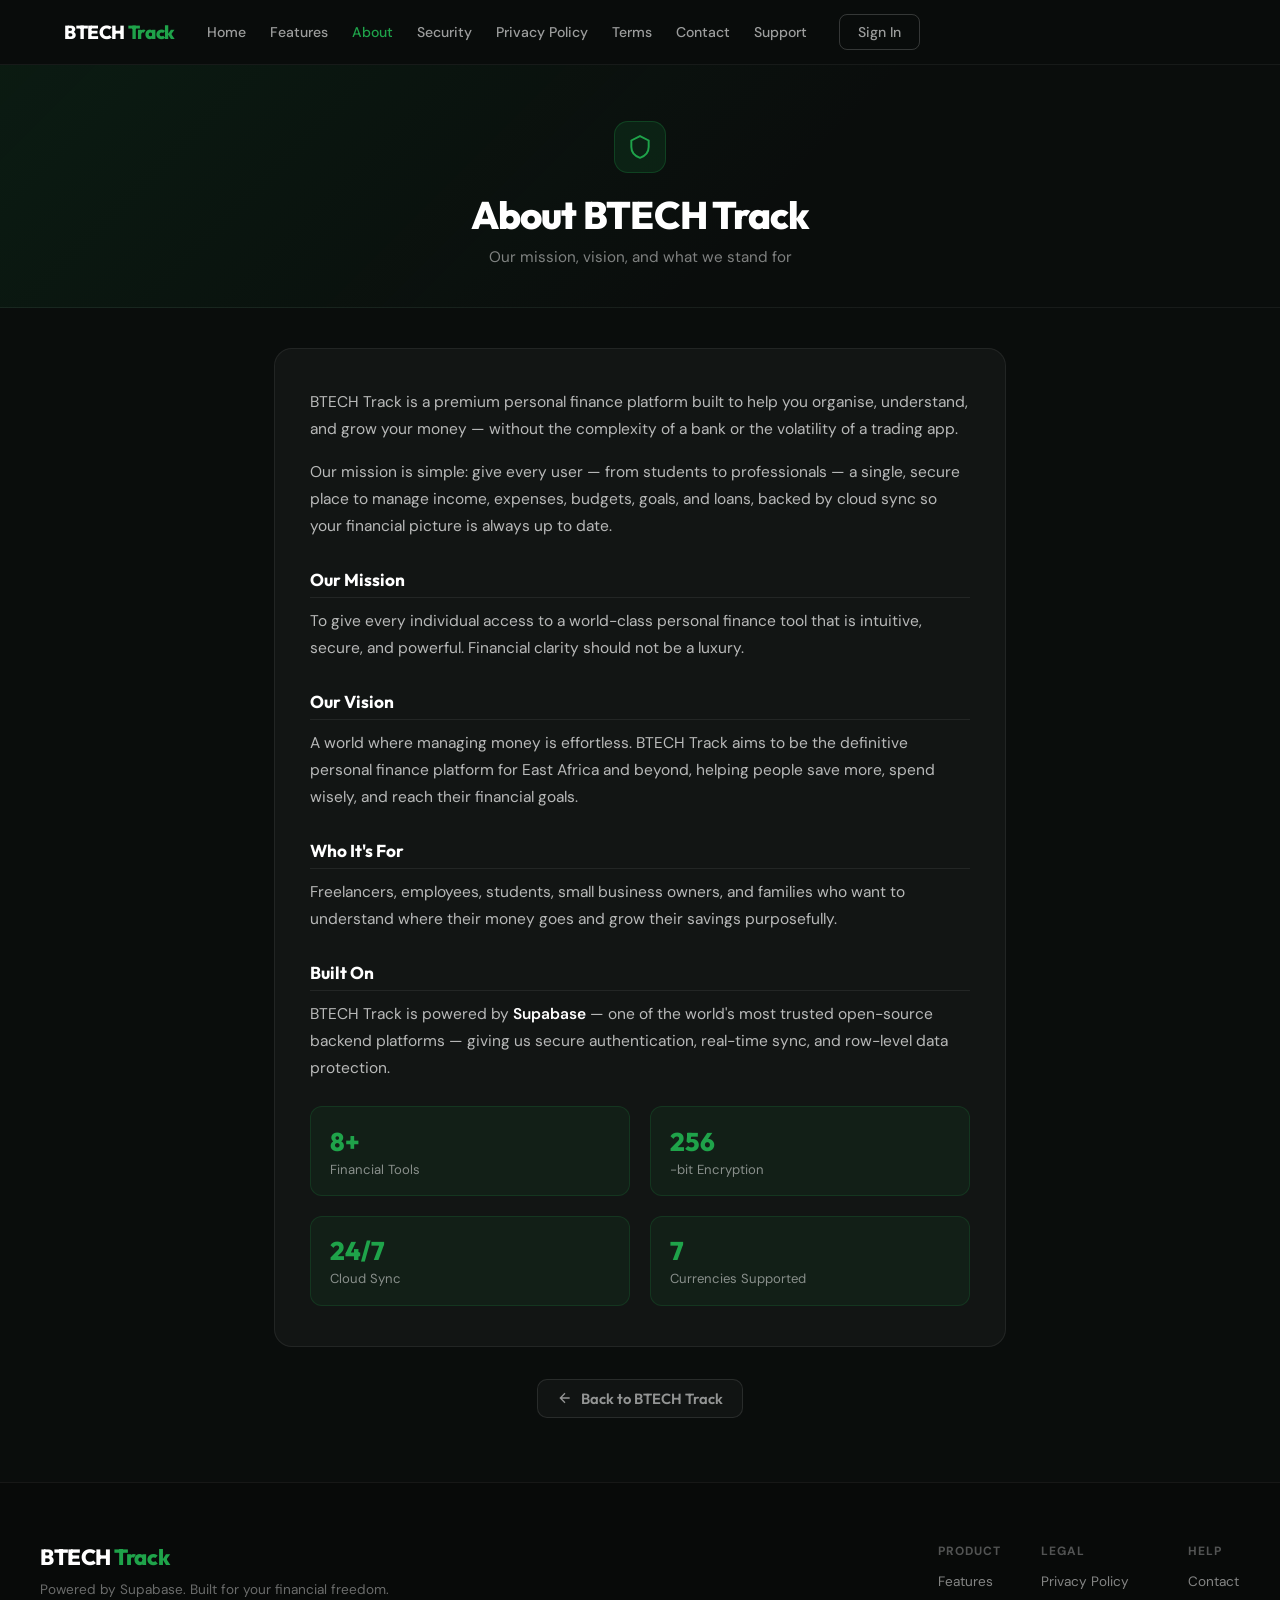
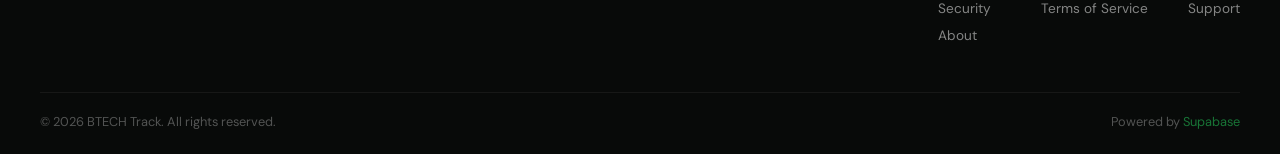
<file: about.html>
<!DOCTYPE html>
<html lang="en">

<head>
    <meta charset="UTF-8">
    <meta name="viewport" content="width=device-width, initial-scale=1.0, viewport-fit=cover">
    <title>About BTECH Track — BTECH Track</title>
    <meta name="theme-color" content="#6C63FF">
    <link rel="icon" type="image/png"
        href="[data-uri]">
    <link
        href="https://fonts.googleapis.com/css2?family=Outfit:wght@300;400;500;600;700;800;900&family=DM+Mono:wght@400;500&family=DM+Sans:wght@300;400;500;600&display=swap"
        rel="stylesheet">
    <link rel="stylesheet" href="https://cdnjs.cloudflare.com/ajax/libs/font-awesome/6.5.1/css/all.min.css">
    <link rel="stylesheet" href="styles.css">
    <style>
        html,
        body {
            background: #0A0D0C !important;
            color: #fff;
            --bg: #0A0D0C;
            --bg-base: #0A0D0C;
            --surface: #111713;
            --surface-2: #161B18;
            --border: rgba(255, 255, 255, .08);
            --border-solid: rgba(255, 255, 255, .10);
            --text: #F0F4F2;
            --text-muted: rgba(255, 255, 255, .48);
            --text-subtle: rgba(255, 255, 255, .35);
        }

        .legal-page {
            min-height: 100vh;
            background: #0A0D0C;
            display: flex;
            flex-direction: column;
        }

        .lp-nav a.active {
            color: #1FA34A !important;
        }

        .legal-hero {
            background: linear-gradient(135deg, rgba(14, 122, 57, .13) 0%, rgba(10, 13, 12, 0) 60%);
            border-bottom: 1px solid rgba(255, 255, 255, .06);
            padding: 3.5rem 1.5rem 2.5rem;
            text-align: center;
        }

        .legal-hero-icon {
            width: 52px;
            height: 52px;
            background: rgba(31, 163, 74, .12);
            border: 1.5px solid rgba(31, 163, 74, .25);
            border-radius: 14px;
            display: flex;
            align-items: center;
            justify-content: center;
            margin: 0 auto 1.1rem;
            color: #1FA34A;
        }

        .legal-hero-icon svg {
            width: 26px;
            height: 26px;
        }

        .legal-hero h1 {
            font-family: 'Outfit', sans-serif;
            font-size: clamp(1.7rem, 4vw, 2.4rem);
            font-weight: 800;
            color: #fff;
            margin: 0 0 .5rem;
            letter-spacing: -.02em;
        }

        .legal-hero p {
            color: rgba(255, 255, 255, .48);
            font-family: 'DM Sans', sans-serif;
            font-size: .95rem;
            margin: 0;
        }

        .legal-body {
            flex: 1;
            max-width: 780px;
            margin: 0 auto;
            width: 100%;
            padding: 2.5rem 1.5rem 4rem;
        }

        .legal-card {
            background: rgba(255, 255, 255, .035);
            border: 1px solid rgba(255, 255, 255, .07);
            border-radius: 18px;
            padding: 2.5rem 2.2rem;
        }

        .legal-card p {
            font-family: 'DM Sans', sans-serif;
            font-size: .97rem;
            color: rgba(255, 255, 255, .7);
            line-height: 1.75;
            margin: 0 0 1rem;
        }

        .legal-card h3 {
            font-family: 'Outfit', sans-serif;
            font-size: 1.08rem;
            font-weight: 700;
            color: #fff;
            margin: 1.8rem 0 .6rem;
            padding-bottom: .45rem;
            border-bottom: 1px solid rgba(255, 255, 255, .07);
        }

        .legal-card h3:first-child {
            margin-top: 0;
        }

        .legal-card em {
            font-style: normal;
            color: rgba(255, 255, 255, .38);
            font-size: .88rem;
        }

        .legal-card ul.info-list {
            list-style: none;
            padding: 0;
            margin: 0 0 1rem;
        }

        .legal-card ul.info-list li {
            font-family: 'DM Sans', sans-serif;
            font-size: .97rem;
            color: rgba(255, 255, 255, .7);
            padding: .6rem 0 .6rem 1.4rem;
            border-bottom: 1px solid rgba(255, 255, 255, .05);
            position: relative;
            line-height: 1.65;
        }

        .legal-card ul.info-list li::before {
            content: '';
            position: absolute;
            left: 0;
            top: 1rem;
            width: 6px;
            height: 6px;
            background: #1FA34A;
            border-radius: 50%;
        }

        .legal-card ul.info-list li:last-child {
            border-bottom: none;
        }

        .legal-card strong {
            color: #fff;
            font-weight: 600;
        }

        .legal-back-bar {
            text-align: center;
            margin-top: 2rem;
        }

        .legal-back-btn {
            display: inline-flex;
            align-items: center;
            gap: .5rem;
            font-family: 'Outfit', sans-serif;
            font-weight: 600;
            font-size: .92rem;
            color: rgba(255, 255, 255, .55);
            text-decoration: none;
            border: 1px solid rgba(255, 255, 255, .10);
            border-radius: 10px;
            padding: .55rem 1.2rem;
            transition: all .2s;
            background: rgba(255, 255, 255, .03);
        }

        .legal-back-btn:hover {
            color: #fff;
            border-color: rgba(31, 163, 74, .4);
            background: rgba(31, 163, 74, .07);
        }

        .legal-back-btn svg {
            width: 16px;
            height: 16px;
        }

        .about-grid {
            display: grid;
            grid-template-columns: 1fr 1fr;
            gap: 1.2rem;
            margin-top: 1.5rem;
        }

        .about-stat {
            background: rgba(31, 163, 74, .07);
            border: 1px solid rgba(31, 163, 74, .18);
            border-radius: 12px;
            padding: 1.1rem 1.2rem;
        }

        .about-stat .num {
            font-family: 'Outfit', sans-serif;
            font-size: 1.6rem;
            font-weight: 800;
            color: #1FA34A;
        }

        .about-stat .lbl {
            font-family: 'DM Sans', sans-serif;
            font-size: .82rem;
            color: rgba(255, 255, 255, .5);
            margin-top: .2rem;
        }

        @media (max-width:600px) {
            .legal-card {
                padding: 1.6rem 1.1rem;
            }

            .legal-hero {
                padding: 2.5rem 1rem 1.8rem;
            }

            .about-grid {
                grid-template-columns: 1fr 1fr;
                gap: .8rem;
            }
        }
    </style>
</head>

<body class="legal-page" data-theme="dark">

    <nav class="lp-nav" id="lp-nav">
        <div class="lp-nav-inner">
            <a href="index.html" class="auth-text-logo lp-logo" style="text-decoration:none;">BTECH
                <span>Track</span></a>
            <div class="lp-nav-links" id="lp-nav-links">
                <a href="index.html">Home</a>
                <a href="index.html#lp-features">Features</a>
                <a href="about.html" class="active">About</a>
                <a href="security.html">Security</a>
                <a href="privacy-policy.html">Privacy Policy</a>
                <a href="terms.html">Terms</a>
                <a href="contact.html">Contact</a>
                <a href="support.html">Support</a>
                <a href="index.html" class="lp-btn-ghost"
                    style="text-decoration:none;display:inline-flex;align-items:center;margin-left:.5rem;">Sign In</a>
            </div>
            <button class="lp-hamburger" id="lp-hamburger" onclick="toggleLpMenu()" aria-label="Menu">
                <span></span><span></span><span></span>
            </button>
        </div>
        <div class="lp-mobile-menu" id="lp-mobile-menu">
            <a href="index.html" onclick="toggleLpMenu()">Home</a>
            <a href="index.html#lp-features" onclick="toggleLpMenu()">Features</a>
            <a href="about.html" class="active" onclick="toggleLpMenu()">About</a>
            <a href="security.html" onclick="toggleLpMenu()">Security</a>
            <a href="privacy-policy.html" onclick="toggleLpMenu()">Privacy Policy</a>
            <a href="terms.html" onclick="toggleLpMenu()">Terms</a>
            <a href="contact.html" onclick="toggleLpMenu()">Contact</a>
            <a href="support.html" onclick="toggleLpMenu()">Support</a>
            <div class="lp-mobile-menu-actions">
                <a href="index.html" class="lp-btn-green" style="text-decoration:none;text-align:center;">Sign In</a>
            </div>
        </div>
    </nav>

    <div class="legal-hero">
        <div class="legal-hero-icon"><svg viewBox="0 0 24 24" fill="none" stroke="currentColor" stroke-width="1.8">
                <path d="M12 2l8 4v6c0 5-3.4 8.4-8 10-4.6-1.6-8-5-8-10V6l8-4z" />
            </svg></div>
        <h1>About BTECH Track</h1>
        <p>Our mission, vision, and what we stand for</p>
    </div>

    <div class="legal-body">
        <div class="legal-card">
            <p>BTECH Track is a premium personal finance platform built to help you organise, understand, and grow your
                money — without the complexity of a bank or the volatility of a trading app.</p>
            <p>Our mission is simple: give every user — from students to professionals — a single, secure place to
                manage income, expenses, budgets, goals, and loans, backed by cloud sync so your financial picture is
                always up to date.</p>
            <h3>Our Mission</h3>
            <p>To give every individual access to a world-class personal finance tool that is intuitive, secure, and
                powerful. Financial clarity should not be a luxury.</p>
            <h3>Our Vision</h3>
            <p>A world where managing money is effortless. BTECH Track aims to be the definitive personal finance
                platform for East Africa and beyond, helping people save more, spend wisely, and reach their financial
                goals.</p>
            <h3>Who It's For</h3>
            <p>Freelancers, employees, students, small business owners, and families who want to understand where their
                money goes and grow their savings purposefully.</p>
            <h3>Built On</h3>
            <p>BTECH Track is powered by <strong>Supabase</strong> — one of the world's most trusted open-source backend
                platforms — giving us secure authentication, real-time sync, and row-level data protection.</p>
            <div class="about-grid">
                <div class="about-stat">
                    <div class="num">8+</div>
                    <div class="lbl">Financial Tools</div>
                </div>
                <div class="about-stat">
                    <div class="num">256</div>
                    <div class="lbl">-bit Encryption</div>
                </div>
                <div class="about-stat">
                    <div class="num">24/7</div>
                    <div class="lbl">Cloud Sync</div>
                </div>
                <div class="about-stat">
                    <div class="num">7</div>
                    <div class="lbl">Currencies Supported</div>
                </div>
            </div>
        </div>
        <div class="legal-back-bar">
            <a href="index.html" class="legal-back-btn">
                <svg viewBox="0 0 24 24" fill="none" stroke="currentColor" stroke-width="2">
                    <path d="M19 12H5M12 19l-7-7 7-7" />
                </svg>
                Back to BTECH Track
            </a>
        </div>
    </div>

    <footer class="lp-footer">
        <div class="lp-footer-inner">
            <div class="lp-footer-brand">
                <span class="auth-text-logo">BTECH <span>Track</span></span>
                <p>Powered by Supabase. Built for your financial freedom.</p>
            </div>
            <div class="lp-footer-cols">
                <div class="lp-footer-col">
                    <div class="lp-footer-col-title">Product</div>
                    <a href="index.html#lp-features">Features</a>
                    <a href="security.html">Security</a>
                    <a href="about.html">About</a>
                </div>
                <div class="lp-footer-col">
                    <div class="lp-footer-col-title">Legal</div>
                    <a href="privacy-policy.html">Privacy Policy</a>
                    <a href="terms.html">Terms of Service</a>
                </div>
                <div class="lp-footer-col">
                    <div class="lp-footer-col-title">Help</div>
                    <a href="contact.html">Contact</a>
                    <a href="support.html">Support</a>
                </div>
            </div>
        </div>
        <div class="lp-footer-bottom">
            <span>&copy; 2026 BTECH Track. All rights reserved.</span>
            <span>Powered by <a href="https://supabase.com" target="_blank">Supabase</a></span>
        </div>
    </footer>

    <div id="lp-mini-modal"
        style="display:none;position:fixed;inset:0;z-index:9999;background:rgba(0,0,0,.7);backdrop-filter:blur(6px);align-items:center;justify-content:center;">
        <div
            style="background:#111713;border:1px solid rgba(255,255,255,.10);border-radius:18px;max-width:480px;width:90%;padding:2rem 1.8rem;position:relative;">
            <button onclick="closeMiniModal()"
                style="position:absolute;top:.9rem;right:.9rem;background:none;border:none;color:rgba(255,255,255,.5);cursor:pointer;font-size:1.4rem;"
                aria-label="Close">&times;</button>
            <h2 id="mm-title"
                style="font-family:Outfit,sans-serif;color:#fff;font-size:1.3rem;font-weight:700;margin:0 0 1rem;"></h2>
            <div id="mm-body"
                style="font-family:'DM Sans',sans-serif;color:rgba(255,255,255,.68);font-size:.95rem;line-height:1.7;">
            </div>
        </div>
    </div>
    <script>

        var MODAL_DATA = {
            contact: {
                title: "Contact Us",
                body: "<p>We would love to hear from you.</p><ul style='list-style:none;padding:0;margin:.5rem 0 0;'><li style='padding:.45rem 0;border-bottom:1px solid rgba(255,255,255,.06)'><strong style='color:#fff'>Email:</strong> support@btechtrack.example</li><li style='padding:.45rem 0;border-bottom:1px solid rgba(255,255,255,.06)'><strong style='color:#fff'>Website:</strong> www.btechtrack.example</li><li style='padding:.45rem 0'><strong style='color:#fff'>Hours:</strong> Mon – Fri, 9 AM – 6 PM (EAT)</li></ul>"
            },
            support: {
                title: "Support",
                body: "<p>Find answers below or email us for further help.</p><ul style='list-style:none;padding:0;margin:.5rem 0 0;'><li style='padding:.5rem 0;border-bottom:1px solid rgba(255,255,255,.06)'><strong style='color:#fff'>Password reset:</strong> Use “Forgot password?” on the sign-in screen.</li><li style='padding:.5rem 0;border-bottom:1px solid rgba(255,255,255,.06)'><strong style='color:#fff'>Sign-in issues:</strong> Check your email or try Google / Facebook / Apple.</li><li style='padding:.5rem 0;border-bottom:1px solid rgba(255,255,255,.06)'><strong style='color:#fff'>Sync issues:</strong> Ensure you have an internet connection.</li><li style='padding:.5rem 0'><strong style='color:#fff'>Bug reports &amp; features:</strong> Email us with device and browser details.</li></ul>"
            }
        };
        function openMiniModal(key) {
            var d = MODAL_DATA[key]; if (!d) return;
            document.getElementById("mm-title").textContent = d.title;
            document.getElementById("mm-body").innerHTML = d.body;
            var m = document.getElementById("lp-mini-modal");
            m.style.display = "flex";
            document.body.style.overflow = "hidden";
        }
        function closeMiniModal() {
            document.getElementById("lp-mini-modal").style.display = "none";
            document.body.style.overflow = "";
        }
        function openContactModal() { openMiniModal("contact"); }
        function openSupportModal() { openMiniModal("support"); }
        document.getElementById("lp-mini-modal").addEventListener("click", function (e) {
            if (e.target === this) closeMiniModal();
        });
        const nav = document.getElementById("lp-nav");
        if (nav) window.addEventListener("scroll", function () {
            nav.classList.toggle("scrolled", window.scrollY > 20);
        });
        function toggleLpMenu() {
            document.getElementById("lp-mobile-menu").classList.toggle("open");
            document.getElementById("lp-hamburger").classList.toggle("open");
        }
    </script>
</body>

</html>
</file>
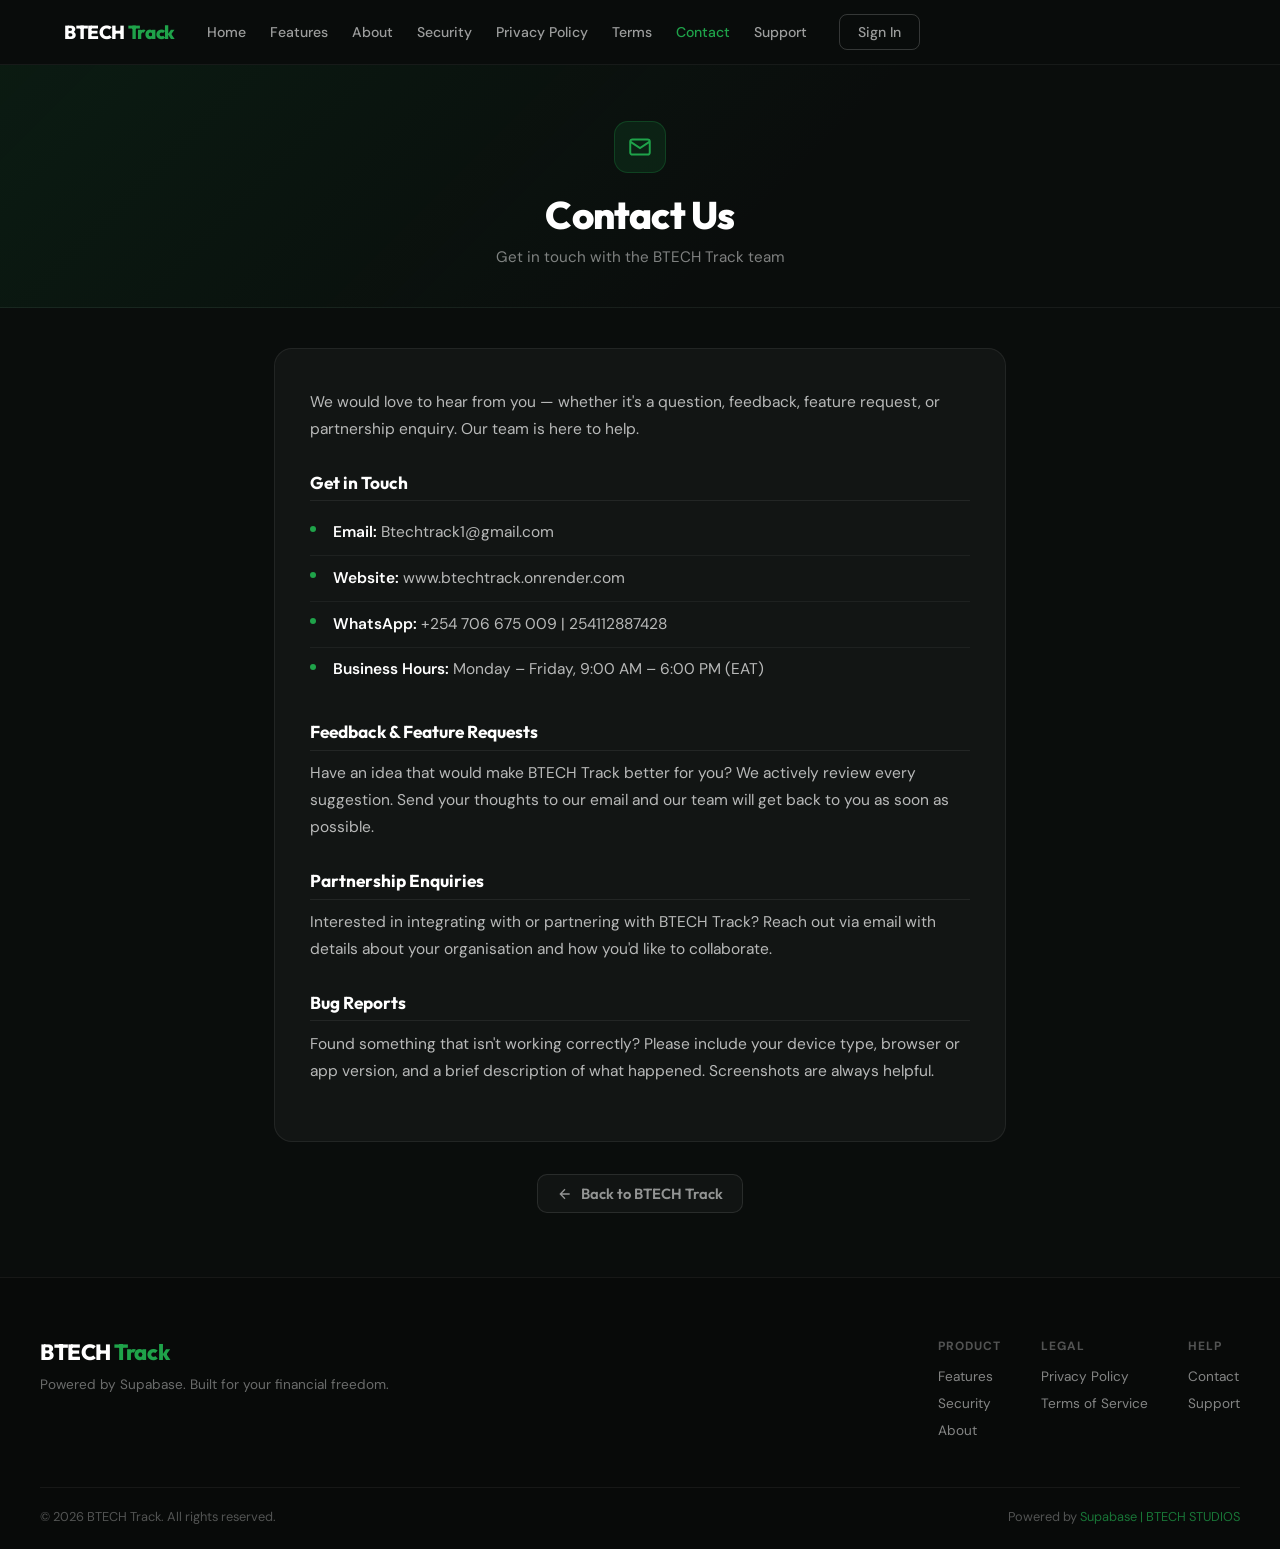
<file: contact.html>
<!DOCTYPE html>
<html lang="en">

<head>
    <meta charset="UTF-8">
    <meta name="viewport" content="width=device-width, initial-scale=1.0, viewport-fit=cover">
    <title>Contact Us — BTECH Track</title>
    <meta name="theme-color" content="#6C63FF">
    <link rel="icon" type="image/png"
        href="[data-uri]">
    <link
        href="https://fonts.googleapis.com/css2?family=Outfit:wght@300;400;500;600;700;800;900&family=DM+Mono:wght@400;500&family=DM+Sans:wght@300;400;500;600&display=swap"
        rel="stylesheet">
    <link rel="stylesheet" href="https://cdnjs.cloudflare.com/ajax/libs/font-awesome/6.5.1/css/all.min.css">
    <link rel="stylesheet" href="styles.css">
    <style>
        html,
        body {
            background: #0A0D0C !important;
            color: #fff;
            --bg: #0A0D0C;
            --bg-base: #0A0D0C;
            --surface: #111713;
            --surface-2: #161B18;
            --border: rgba(255, 255, 255, .08);
            --border-solid: rgba(255, 255, 255, .10);
            --text: #F0F4F2;
            --text-muted: rgba(255, 255, 255, .48);
            --text-subtle: rgba(255, 255, 255, .35);
        }

        .legal-page {
            min-height: 100vh;
            background: #0A0D0C;
            display: flex;
            flex-direction: column;
        }

        .lp-nav a.active {
            color: #1FA34A !important;
        }

        .legal-hero {
            background: linear-gradient(135deg, rgba(14, 122, 57, .13) 0%, rgba(10, 13, 12, 0) 60%);
            border-bottom: 1px solid rgba(255, 255, 255, .06);
            padding: 3.5rem 1.5rem 2.5rem;
            text-align: center;
        }

        .legal-hero-icon {
            width: 52px;
            height: 52px;
            background: rgba(31, 163, 74, .12);
            border: 1.5px solid rgba(31, 163, 74, .25);
            border-radius: 14px;
            display: flex;
            align-items: center;
            justify-content: center;
            margin: 0 auto 1.1rem;
            color: #1FA34A;
        }

        .legal-hero-icon svg {
            width: 26px;
            height: 26px;
        }

        .legal-hero h1 {
            font-family: 'Outfit', sans-serif;
            font-size: clamp(1.7rem, 4vw, 2.4rem);
            font-weight: 800;
            color: #fff;
            margin: 0 0 .5rem;
            letter-spacing: -.02em;
        }

        .legal-hero p {
            color: rgba(255, 255, 255, .48);
            font-family: 'DM Sans', sans-serif;
            font-size: .95rem;
            margin: 0;
        }

        .legal-body {
            flex: 1;
            max-width: 780px;
            margin: 0 auto;
            width: 100%;
            padding: 2.5rem 1.5rem 4rem;
        }

        .legal-card {
            background: rgba(255, 255, 255, .035);
            border: 1px solid rgba(255, 255, 255, .07);
            border-radius: 18px;
            padding: 2.5rem 2.2rem;
        }

        .legal-card p {
            font-family: 'DM Sans', sans-serif;
            font-size: .97rem;
            color: rgba(255, 255, 255, .7);
            line-height: 1.75;
            margin: 0 0 1rem;
        }

        .legal-card h3 {
            font-family: 'Outfit', sans-serif;
            font-size: 1.08rem;
            font-weight: 700;
            color: #fff;
            margin: 1.8rem 0 .6rem;
            padding-bottom: .45rem;
            border-bottom: 1px solid rgba(255, 255, 255, .07);
        }

        .legal-card h3:first-child {
            margin-top: 0;
        }

        .legal-card em {
            font-style: normal;
            color: rgba(255, 255, 255, .38);
            font-size: .88rem;
        }

        .legal-card ul.info-list {
            list-style: none;
            padding: 0;
            margin: 0 0 1rem;
        }

        .legal-card ul.info-list li {
            font-family: 'DM Sans', sans-serif;
            font-size: .97rem;
            color: rgba(255, 255, 255, .7);
            padding: .6rem 0 .6rem 1.4rem;
            border-bottom: 1px solid rgba(255, 255, 255, .05);
            position: relative;
            line-height: 1.65;
        }

        .legal-card ul.info-list li::before {
            content: '';
            position: absolute;
            left: 0;
            top: 1rem;
            width: 6px;
            height: 6px;
            background: #1FA34A;
            border-radius: 50%;
        }

        .legal-card ul.info-list li:last-child {
            border-bottom: none;
        }

        .legal-card strong {
            color: #fff;
            font-weight: 600;
        }

        .legal-back-bar {
            text-align: center;
            margin-top: 2rem;
        }

        .legal-back-btn {
            display: inline-flex;
            align-items: center;
            gap: .5rem;
            font-family: 'Outfit', sans-serif;
            font-weight: 600;
            font-size: .92rem;
            color: rgba(255, 255, 255, .55);
            text-decoration: none;
            border: 1px solid rgba(255, 255, 255, .10);
            border-radius: 10px;
            padding: .55rem 1.2rem;
            transition: all .2s;
            background: rgba(255, 255, 255, .03);
        }

        .legal-back-btn:hover {
            color: #fff;
            border-color: rgba(31, 163, 74, .4);
            background: rgba(31, 163, 74, .07);
        }

        .legal-back-btn svg {
            width: 16px;
            height: 16px;
        }

        .about-grid {
            display: grid;
            grid-template-columns: 1fr 1fr;
            gap: 1.2rem;
            margin-top: 1.5rem;
        }

        .about-stat {
            background: rgba(31, 163, 74, .07);
            border: 1px solid rgba(31, 163, 74, .18);
            border-radius: 12px;
            padding: 1.1rem 1.2rem;
        }

        .about-stat .num {
            font-family: 'Outfit', sans-serif;
            font-size: 1.6rem;
            font-weight: 800;
            color: #1FA34A;
        }

        .about-stat .lbl {
            font-family: 'DM Sans', sans-serif;
            font-size: .82rem;
            color: rgba(255, 255, 255, .5);
            margin-top: .2rem;
        }

        @media (max-width:600px) {
            .legal-card {
                padding: 1.6rem 1.1rem;
            }

            .legal-hero {
                padding: 2.5rem 1rem 1.8rem;
            }

            .about-grid {
                grid-template-columns: 1fr 1fr;
                gap: .8rem;
            }
        }
    </style>
</head>

<body class="legal-page" data-theme="dark">

    <nav class="lp-nav" id="lp-nav">
        <div class="lp-nav-inner">
            <a href="index.html" class="auth-text-logo lp-logo" style="text-decoration:none;">BTECH
                <span>Track</span></a>
            <div class="lp-nav-links" id="lp-nav-links">
                <a href="index.html">Home</a>
                <a href="index.html#lp-features">Features</a>
                <a href="about.html">About</a>
                <a href="security.html">Security</a>
                <a href="privacy-policy.html">Privacy Policy</a>
                <a href="terms.html">Terms</a>
                <a href="contact.html" class="active">Contact</a>
                <a href="support.html">Support</a>
                <a href="index.html" class="lp-btn-ghost"
                    style="text-decoration:none;display:inline-flex;align-items:center;margin-left:.5rem;">Sign In</a>
            </div>
            <button class="lp-hamburger" id="lp-hamburger" onclick="toggleLpMenu()" aria-label="Menu">
                <span></span><span></span><span></span>
            </button>
        </div>
        <div class="lp-mobile-menu" id="lp-mobile-menu">
            <a href="index.html" onclick="toggleLpMenu()">Home</a>
            <a href="index.html#lp-features" onclick="toggleLpMenu()">Features</a>
            <a href="about.html" onclick="toggleLpMenu()">About</a>
            <a href="security.html" onclick="toggleLpMenu()">Security</a>
            <a href="privacy-policy.html" onclick="toggleLpMenu()">Privacy Policy</a>
            <a href="terms.html" onclick="toggleLpMenu()">Terms</a>
            <a href="contact.html" class="active" onclick="toggleLpMenu()">Contact</a>
            <a href="support.html" onclick="toggleLpMenu()">Support</a>
            <div class="lp-mobile-menu-actions">
                <a href="index.html" class="lp-btn-green" style="text-decoration:none;text-align:center;">Sign In</a>
            </div>
        </div>
    </nav>

    <div class="legal-hero">
        <div class="legal-hero-icon"><svg viewBox="0 0 24 24" fill="none" stroke="currentColor" stroke-width="1.8">
                <rect x="3" y="5" width="18" height="14" rx="2" />
                <path d="M3 7l9 6 9-6" />
            </svg></div>
        <h1>Contact Us</h1>
        <p>Get in touch with the BTECH Track team</p>
    </div>

    <div class="legal-body">
        <div class="legal-card">
            <p>We would love to hear from you — whether it's a question, feedback, feature request, or partnership
                enquiry. Our team is here to help.</p>
            <h3>Get in Touch</h3>
            <ul class="info-list">
                <li><strong>Email:</strong> Btechtrack1@gmail.com</li>
                <li><strong>Website:</strong> www.btechtrack.onrender.com</li>
                <li><strong>WhatsApp:</strong> +254 706 675 009 | 254112887428</li>
                <li><strong>Business Hours:</strong> Monday – Friday, 9:00 AM – 6:00 PM (EAT)</li>
            </ul>
            <h3>Feedback & Feature Requests</h3>
            <p>Have an idea that would make BTECH Track better for you? We actively review every suggestion. Send your
                thoughts to our email and our team will get back to you as soon as possible.</p>
            <h3>Partnership Enquiries</h3>
            <p>Interested in integrating with or partnering with BTECH Track? Reach out via email with details about
                your organisation and how you'd like to collaborate.</p>
            <h3>Bug Reports</h3>
            <p>Found something that isn't working correctly? Please include your device type, browser or app version,
                and a brief description of what happened. Screenshots are always helpful.</p>
        </div>
        <div class="legal-back-bar">
            <a href="index.html" class="legal-back-btn">
                <svg viewBox="0 0 24 24" fill="none" stroke="currentColor" stroke-width="2">
                    <path d="M19 12H5M12 19l-7-7 7-7" />
                </svg>
                Back to BTECH Track
            </a>
        </div>
    </div>

    <footer class="lp-footer">
        <div class="lp-footer-inner">
            <div class="lp-footer-brand">
                <span class="auth-text-logo">BTECH <span>Track</span></span>
                <p>Powered by Supabase. Built for your financial freedom.</p>
            </div>
            <div class="lp-footer-cols">
                <div class="lp-footer-col">
                    <div class="lp-footer-col-title">Product</div>
                    <a href="index.html#lp-features">Features</a>
                    <a href="security.html">Security</a>
                    <a href="about.html">About</a>
                </div>
                <div class="lp-footer-col">
                    <div class="lp-footer-col-title">Legal</div>
                    <a href="privacy-policy.html">Privacy Policy</a>
                    <a href="terms.html">Terms of Service</a>
                </div>
                <div class="lp-footer-col">
                    <div class="lp-footer-col-title">Help</div>
                    <a href="contact.html">Contact</a>
                    <a href="support.html">Support</a>
                </div>
            </div>
        </div>
        <div class="lp-footer-bottom">
            <span>&copy; 2026 BTECH Track. All rights reserved.</span>
            <span>Powered by <a href="https://supabase.com" target="_blank">Supabase | BTECH STUDIOS</a></span>
        </div>
    </footer>

    <div id="lp-mini-modal"
        style="display:none;position:fixed;inset:0;z-index:9999;background:rgba(0,0,0,.7);backdrop-filter:blur(6px);align-items:center;justify-content:center;">
        <div
            style="background:#111713;border:1px solid rgba(255,255,255,.10);border-radius:18px;max-width:480px;width:90%;padding:2rem 1.8rem;position:relative;">
            <button onclick="closeMiniModal()"
                style="position:absolute;top:.9rem;right:.9rem;background:none;border:none;color:rgba(255,255,255,.5);cursor:pointer;font-size:1.4rem;"
                aria-label="Close">&times;</button>
            <h2 id="mm-title"
                style="font-family:Outfit,sans-serif;color:#fff;font-size:1.3rem;font-weight:700;margin:0 0 1rem;"></h2>
            <div id="mm-body"
                style="font-family:'DM Sans',sans-serif;color:rgba(255,255,255,.68);font-size:.95rem;line-height:1.7;">
            </div>
        </div>
    </div>
    <script>

        var MODAL_DATA = {
            contact: {
                title: "Contact Us",
                body: "<p>We would love to hear from you.</p><ul style='list-style:none;padding:0;margin:.5rem 0 0;'><li style='padding:.45rem 0;border-bottom:1px solid rgba(255,255,255,.06)'><strong style='color:#fff'>Email:</strong> support@btechtrack.example</li><li style='padding:.45rem 0;border-bottom:1px solid rgba(255,255,255,.06)'><strong style='color:#fff'>Website:</strong> www.btechtrack.example</li><li style='padding:.45rem 0'><strong style='color:#fff'>Hours:</strong> Mon – Fri, 9 AM – 6 PM (EAT)</li></ul>"
            },
            support: {
                title: "Support",
                body: "<p>Find answers below or email us for further help.</p><ul style='list-style:none;padding:0;margin:.5rem 0 0;'><li style='padding:.5rem 0;border-bottom:1px solid rgba(255,255,255,.06)'><strong style='color:#fff'>Password reset:</strong> Use “Forgot password?” on the sign-in screen.</li><li style='padding:.5rem 0;border-bottom:1px solid rgba(255,255,255,.06)'><strong style='color:#fff'>Sign-in issues:</strong> Check your email or try Google / Facebook / Apple.</li><li style='padding:.5rem 0;border-bottom:1px solid rgba(255,255,255,.06)'><strong style='color:#fff'>Sync issues:</strong> Ensure you have an internet connection.</li><li style='padding:.5rem 0'><strong style='color:#fff'>Bug reports &amp; features:</strong> Email us with device and browser details.</li></ul>"
            }
        };
        function openMiniModal(key) {
            var d = MODAL_DATA[key]; if (!d) return;
            document.getElementById("mm-title").textContent = d.title;
            document.getElementById("mm-body").innerHTML = d.body;
            var m = document.getElementById("lp-mini-modal");
            m.style.display = "flex";
            document.body.style.overflow = "hidden";
        }
        function closeMiniModal() {
            document.getElementById("lp-mini-modal").style.display = "none";
            document.body.style.overflow = "";
        }
        function openContactModal() { openMiniModal("contact"); }
        function openSupportModal() { openMiniModal("support"); }
        document.getElementById("lp-mini-modal").addEventListener("click", function (e) {
            if (e.target === this) closeMiniModal();
        });
        const nav = document.getElementById("lp-nav");
        if (nav) window.addEventListener("scroll", function () {
            nav.classList.toggle("scrolled", window.scrollY > 20);
        });
        function toggleLpMenu() {
            document.getElementById("lp-mobile-menu").classList.toggle("open");
            document.getElementById("lp-hamburger").classList.toggle("open");
        }
    </script>
</body>

</html>
</file>
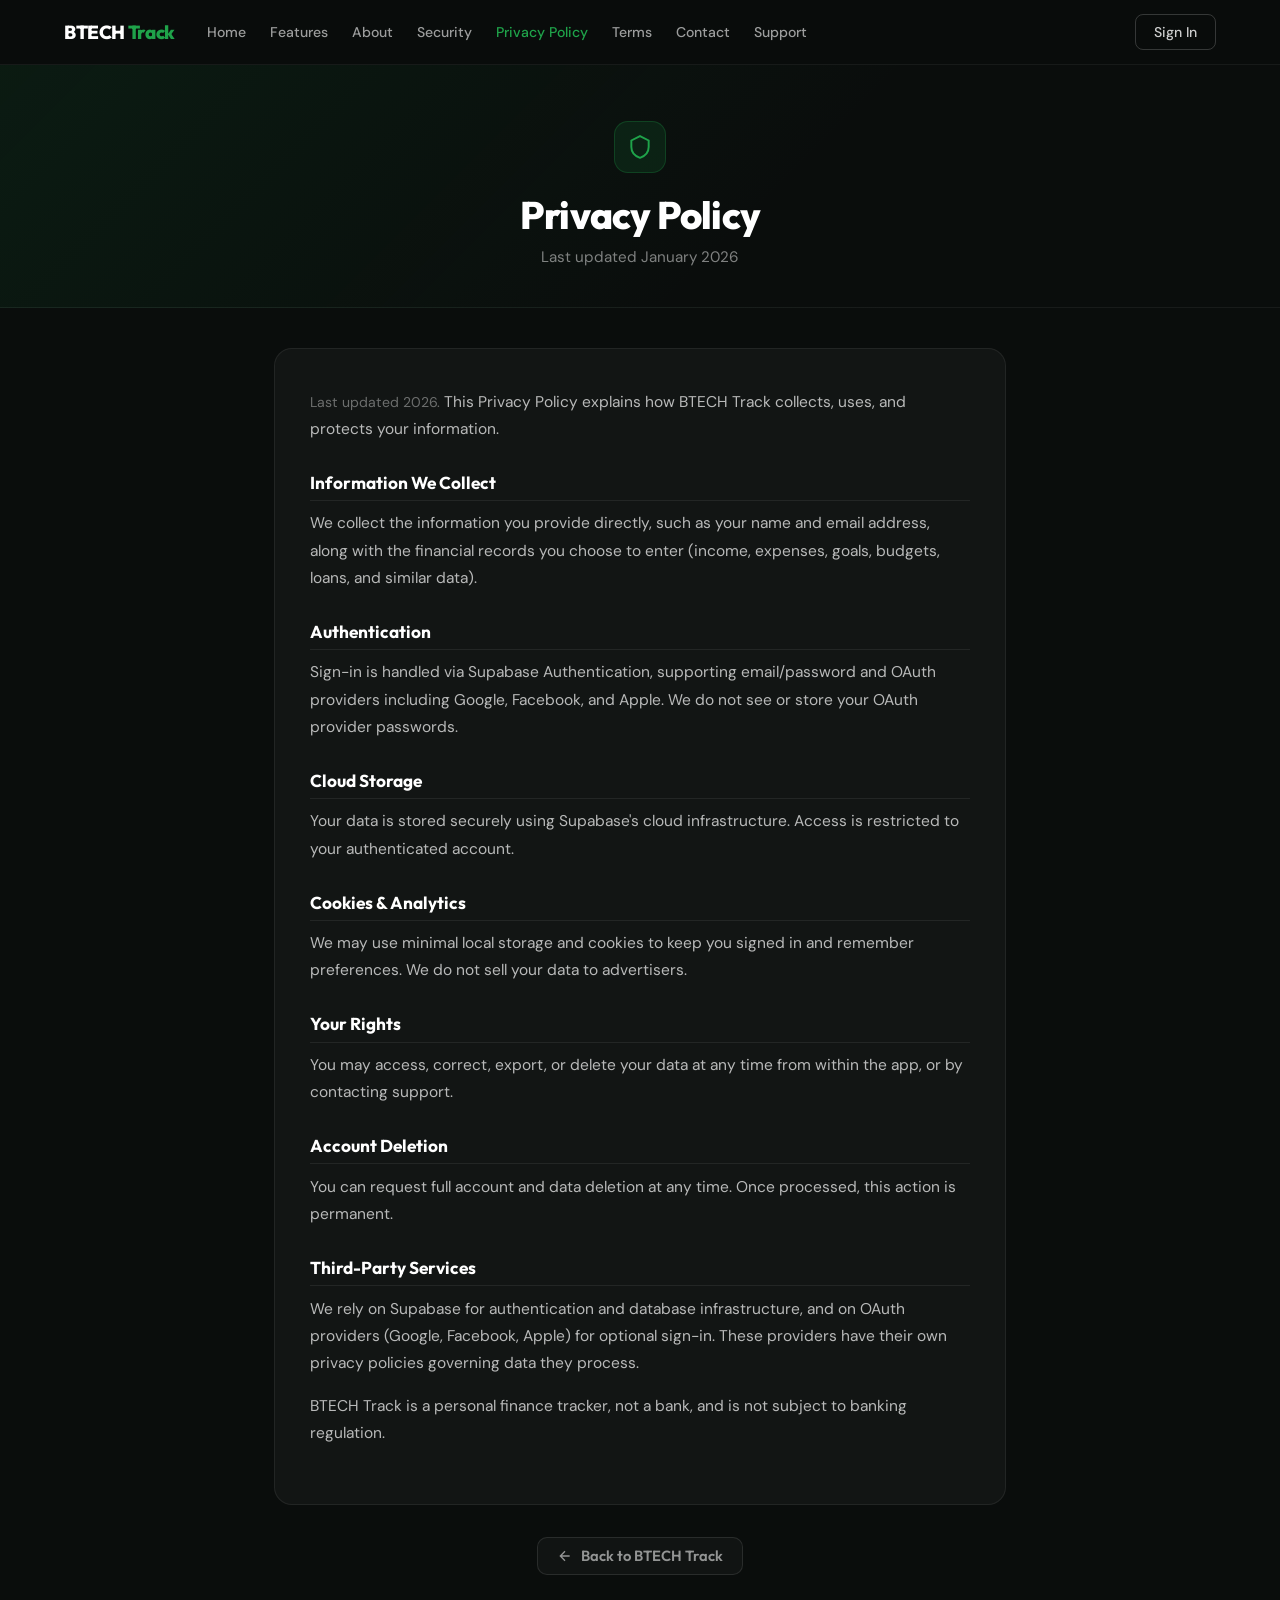
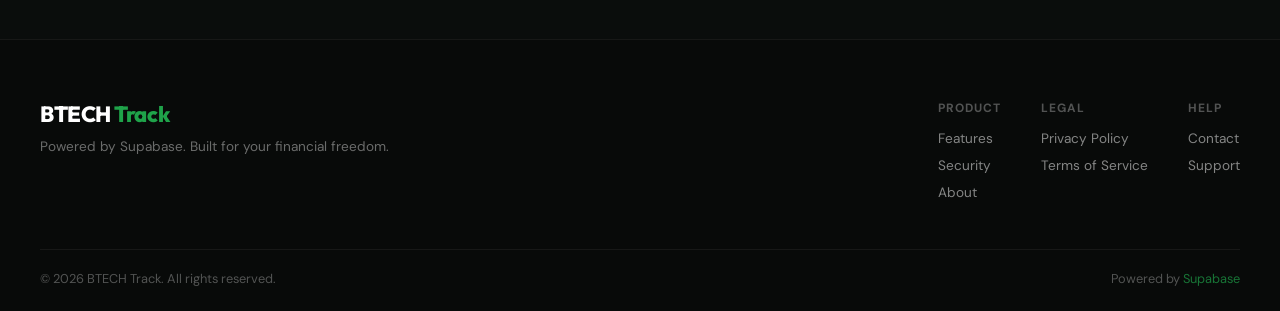
<file: Privacypolicy.html>
<!DOCTYPE html>
<html lang="en">

<head>
    <meta charset="UTF-8">
    <meta name="viewport" content="width=device-width, initial-scale=1.0, viewport-fit=cover">
    <title>Privacy Policy — BTECH Track</title>
    <meta name="theme-color" content="#6C63FF">
    <link rel="icon" type="image/png"
        href="[data-uri]">
    <link
        href="https://fonts.googleapis.com/css2?family=Outfit:wght@300;400;500;600;700;800;900&family=DM+Mono:wght@400;500&family=DM+Sans:wght@300;400;500;600&display=swap"
        rel="stylesheet">
    <link rel="stylesheet" href="https://cdnjs.cloudflare.com/ajax/libs/font-awesome/6.5.1/css/all.min.css">
    <link rel="stylesheet" href="styles.css">
    <style>
        /* ── CRITICAL: Force dark theme — no JS needed ── */
        html,
        body {
            background: #0A0D0C !important;
            color: #fff;
            --bg: #0A0D0C;
            --bg-base: #0A0D0C;
            --surface: #111713;
            --surface-2: #161B18;
            --border: rgba(255, 255, 255, .08);
            --border-solid: rgba(255, 255, 255, .10);
            --text: #F0F4F2;
            --text-muted: rgba(255, 255, 255, .48);
            --text-subtle: rgba(255, 255, 255, .35);
        }

        .legal-page {
            min-height: 100vh;
            background: var(--bg-base, #0A0D0C);
            display: flex;
            flex-direction: column;
        }

        .lp-nav a.active {
            color: #1FA34A !important;
        }

        .legal-hero {
            background: linear-gradient(135deg, rgba(14, 122, 57, .13) 0%, rgba(10, 13, 12, 0) 60%);
            border-bottom: 1px solid rgba(255, 255, 255, .06);
            padding: 3.5rem 1.5rem 2.5rem;
            text-align: center;
        }

        .legal-hero-icon {
            width: 52px;
            height: 52px;
            background: rgba(31, 163, 74, .12);
            border: 1.5px solid rgba(31, 163, 74, .25);
            border-radius: 14px;
            display: flex;
            align-items: center;
            justify-content: center;
            margin: 0 auto 1.1rem;
            color: #1FA34A;
        }

        .legal-hero-icon svg {
            width: 26px;
            height: 26px;
        }

        .legal-hero h1 {
            font-family: 'Outfit', sans-serif;
            font-size: clamp(1.7rem, 4vw, 2.4rem);
            font-weight: 800;
            color: #fff;
            margin: 0 0 .5rem;
            letter-spacing: -.02em;
        }

        .legal-hero p {
            color: rgba(255, 255, 255, .48);
            font-family: 'DM Sans', sans-serif;
            font-size: .95rem;
            margin: 0;
        }

        .legal-body {
            flex: 1;
            max-width: 780px;
            margin: 0 auto;
            width: 100%;
            padding: 2.5rem 1.5rem 4rem;
        }

        .legal-card {
            background: rgba(255, 255, 255, .035);
            border: 1px solid rgba(255, 255, 255, .07);
            border-radius: 18px;
            padding: 2.5rem 2.2rem;
        }

        .legal-card p {
            font-family: 'DM Sans', sans-serif;
            font-size: .97rem;
            color: rgba(255, 255, 255, .7);
            line-height: 1.75;
            margin: 0 0 1rem;
        }

        .legal-card h3 {
            font-family: 'Outfit', sans-serif;
            font-size: 1.08rem;
            font-weight: 700;
            color: #fff;
            margin: 1.8rem 0 .6rem;
            padding-bottom: .45rem;
            border-bottom: 1px solid rgba(255, 255, 255, .07);
        }

        .legal-card em {
            font-style: normal;
            color: rgba(255, 255, 255, .38);
            font-size: .88rem;
        }

        .legal-card ul.info-list {
            list-style: none;
            padding: 0;
            margin: 0 0 1rem;
        }

        .legal-card ul.info-list li {
            font-family: 'DM Sans', sans-serif;
            font-size: .97rem;
            color: rgba(255, 255, 255, .7);
            padding: .55rem 0 .55rem 1.4rem;
            border-bottom: 1px solid rgba(255, 255, 255, .05);
            position: relative;
            line-height: 1.6;
        }

        .legal-card ul.info-list li::before {
            content: '';
            position: absolute;
            left: 0;
            top: .95rem;
            width: 6px;
            height: 6px;
            background: #1FA34A;
            border-radius: 50%;
        }

        .legal-card ul.info-list li:last-child {
            border-bottom: none;
        }

        .legal-card strong {
            color: #fff;
            font-weight: 600;
        }

        .legal-back-bar {
            text-align: center;
            margin-top: 2rem;
        }

        .legal-back-btn {
            display: inline-flex;
            align-items: center;
            gap: .5rem;
            font-family: 'Outfit', sans-serif;
            font-weight: 600;
            font-size: .92rem;
            color: rgba(255, 255, 255, .55);
            text-decoration: none;
            border: 1px solid rgba(255, 255, 255, .10);
            border-radius: 10px;
            padding: .55rem 1.2rem;
            transition: all .2s;
            background: rgba(255, 255, 255, .03);
        }

        .legal-back-btn:hover {
            color: #fff;
            border-color: rgba(31, 163, 74, .4);
            background: rgba(31, 163, 74, .07);
        }

        .legal-back-btn svg {
            width: 16px;
            height: 16px;
        }

        @media (max-width:600px) {
            .legal-card {
                padding: 1.6rem 1.1rem;
            }

            .legal-hero {
                padding: 2.5rem 1rem 1.8rem;
            }
        }
    </style>
</head>

<body class="legal-page" data-theme="dark">

    <!-- NAVBAR -->
    <nav class="lp-nav" id="lp-nav">
        <div class="lp-nav-inner">
            <a href="index.html" class="auth-text-logo lp-logo" style="text-decoration:none;">BTECH
                <span>Track</span></a>
            <div class="lp-nav-links" id="lp-nav-links">
                <a href="index.html">Home</a>
                <a href="index.html#lp-features">Features</a>
                <a href="index.html#lp-about">About</a>
                <a href="index.html#lp-security">Security</a>
                <a href="privacy-policy.html" class="active">Privacy Policy</a>
                <a href="terms.html">Terms</a>
                <a href="#" onclick="openContactModal();return false;">Contact</a>
                <a href="#" onclick="openSupportModal();return false;">Support</a>
            </div>
            <div class="lp-nav-actions">
                <a href="index.html" class="lp-btn-ghost"
                    style="text-decoration:none;display:inline-flex;align-items:center;">Sign In</a>
            </div>
            <button class="lp-hamburger" id="lp-hamburger" onclick="toggleLpMenu()" aria-label="Menu">
                <span></span><span></span><span></span>
            </button>
        </div>
        <div class="lp-mobile-menu" id="lp-mobile-menu">
            <a href="index.html" onclick="toggleLpMenu()">Home</a>
            <a href="index.html#lp-features" onclick="toggleLpMenu()">Features</a>
            <a href="index.html#lp-about" onclick="toggleLpMenu()">About</a>
            <a href="index.html#lp-security" onclick="toggleLpMenu()">Security</a>
            <a href="privacy-policy.html" class="active" onclick="toggleLpMenu()">Privacy Policy</a>
            <a href="terms.html" onclick="toggleLpMenu()">Terms of Service</a>
            <a href="#" onclick="toggleLpMenu();openContactModal();return false;">Contact</a>
            <a href="#" onclick="toggleLpMenu();openSupportModal();return false;">Support</a>
            <div class="lp-mobile-menu-actions">
                <a href="index.html" class="lp-btn-green" style="text-decoration:none;text-align:center;">Sign In</a>
            </div>
        </div>
    </nav>

    <!-- HERO -->
    <div class="legal-hero">
        <div class="legal-hero-icon"><svg viewBox="0 0 24 24" fill="none" stroke="currentColor" stroke-width="1.8">
                <path d="M12 2l8 4v6c0 5-3.4 8.4-8 10-4.6-1.6-8-5-8-10V6l8-4z" />
            </svg></div>
        <h1>Privacy Policy</h1>
        <p>Last updated January 2026</p>
    </div>

    <!-- CONTENT -->
    <div class="legal-body">
        <div class="legal-card">
            <p><em>Last updated 2026.</em> This Privacy Policy explains how BTECH Track collects, uses, and protects
                your information.</p>
            <h3>Information We Collect</h3>
            <p>We collect the information you provide directly, such as your name and email address, along with the
                financial records you choose to enter (income, expenses, goals, budgets, loans, and similar data).</p>
            <h3>Authentication</h3>
            <p>Sign-in is handled via Supabase Authentication, supporting email/password and OAuth providers including
                Google, Facebook, and Apple. We do not see or store your OAuth provider passwords.</p>
            <h3>Cloud Storage</h3>
            <p>Your data is stored securely using Supabase's cloud infrastructure. Access is restricted to your
                authenticated account.</p>
            <h3>Cookies &amp; Analytics</h3>
            <p>We may use minimal local storage and cookies to keep you signed in and remember preferences. We do not
                sell your data to advertisers.</p>
            <h3>Your Rights</h3>
            <p>You may access, correct, export, or delete your data at any time from within the app, or by contacting
                support.</p>
            <h3>Account Deletion</h3>
            <p>You can request full account and data deletion at any time. Once processed, this action is permanent.</p>
            <h3>Third-Party Services</h3>
            <p>We rely on Supabase for authentication and database infrastructure, and on OAuth providers (Google,
                Facebook, Apple) for optional sign-in. These providers have their own privacy policies governing data
                they process.</p>
            <p>BTECH Track is a personal finance tracker, not a bank, and is not subject to banking regulation.</p>
        </div>
        <div class="legal-back-bar">
            <a href="index.html" class="legal-back-btn">
                <svg viewBox="0 0 24 24" fill="none" stroke="currentColor" stroke-width="2">
                    <path d="M19 12H5M12 19l-7-7 7-7" />
                </svg>
                Back to BTECH Track
            </a>
        </div>
    </div>

    <!-- FOOTER -->
    <footer class="lp-footer">
        <div class="lp-footer-inner">
            <div class="lp-footer-brand">
                <span class="auth-text-logo">BTECH <span>Track</span></span>
                <p>Powered by Supabase. Built for your financial freedom.</p>
            </div>
            <div class="lp-footer-cols">
                <div class="lp-footer-col">
                    <div class="lp-footer-col-title">Product</div>
                    <a href="index.html#lp-features">Features</a>
                    <a href="index.html#lp-security">Security</a>
                    <a href="index.html#lp-about">About</a>
                </div>
                <div class="lp-footer-col">
                    <div class="lp-footer-col-title">Legal</div>
                    <a href="privacy-policy.html">Privacy Policy</a>
                    <a href="terms.html">Terms of Service</a>
                </div>
                <div class="lp-footer-col">
                    <div class="lp-footer-col-title">Help</div>
                    <a href="#" onclick="openContactModal();return false;">Contact</a>
                    <a href="#" onclick="openSupportModal();return false;">Support</a>
                </div>
            </div>
        </div>
        <div class="lp-footer-bottom">
            <span>&copy; 2026 BTECH Track. All rights reserved.</span>
            <span>Powered by <a href="https://supabase.com" target="_blank">Supabase</a></span>
        </div>
    </footer>

    <!-- Mini modal for Contact / Support -->
    <div id="lp-mini-modal"
        style="display:none;position:fixed;inset:0;z-index:9999;background:rgba(0,0,0,.7);backdrop-filter:blur(6px);align-items:center;justify-content:center;">
        <div
            style="background:#111713;border:1px solid rgba(255,255,255,.10);border-radius:18px;max-width:480px;width:90%;padding:2rem 1.8rem;position:relative;">
            <button onclick="closeMiniModal()"
                style="position:absolute;top:.9rem;right:.9rem;background:none;border:none;color:rgba(255,255,255,.5);cursor:pointer;font-size:1.4rem;"
                aria-label="Close">&times;</button>
            <h2 id="mm-title"
                style="font-family:Outfit,sans-serif;color:#fff;font-size:1.3rem;font-weight:700;margin:0 0 1rem;"></h2>
            <div id="mm-body"
                style="font-family:'DM Sans',sans-serif;color:rgba(255,255,255,.68);font-size:.95rem;line-height:1.7;">
            </div>
        </div>
    </div>

    <script>
        const nav = document.getElementById("lp-nav");
        if (nav) window.addEventListener("scroll", function () {
            nav.classList.toggle("scrolled", window.scrollY > 20);
        });
        function toggleLpMenu() {
            document.getElementById("lp-mobile-menu").classList.toggle("open");
            document.getElementById("lp-hamburger").classList.toggle("open");
        }
        var MODAL_DATA = {
            contact: {
                title: "Contact Us",
                body: "<p>We would love to hear from you.</p><ul style='list-style:none;padding:0;margin:.5rem 0 0;'><li style='padding:.45rem 0;border-bottom:1px solid rgba(255,255,255,.06)'><strong style='color:#fff'>Email:</strong> support@btechtrack.example</li><li style='padding:.45rem 0;border-bottom:1px solid rgba(255,255,255,.06)'><strong style='color:#fff'>Website:</strong> www.btechtrack.example</li><li style='padding:.45rem 0'><strong style='color:#fff'>Hours:</strong> Mon – Fri, 9 AM – 6 PM (EAT)</li></ul>"
            },
            support: {
                title: "Support",
                body: "<p>Find answers below or email us for further help.</p><ul style='list-style:none;padding:0;margin:.5rem 0 0;'><li style='padding:.5rem 0;border-bottom:1px solid rgba(255,255,255,.06)'><strong style='color:#fff'>Password reset:</strong> Use “Forgot password?” on the sign-in screen.</li><li style='padding:.5rem 0;border-bottom:1px solid rgba(255,255,255,.06)'><strong style='color:#fff'>Sign-in issues:</strong> Check your email or try Google / Facebook / Apple.</li><li style='padding:.5rem 0;border-bottom:1px solid rgba(255,255,255,.06)'><strong style='color:#fff'>Sync issues:</strong> Ensure you have an internet connection — sync is automatic.</li><li style='padding:.5rem 0'><strong style='color:#fff'>Bug reports &amp; features:</strong> Email us with your device and browser details.</li></ul>"
            }
        };
        function openMiniModal(key) {
            var d = MODAL_DATA[key]; if (!d) return;
            document.getElementById("mm-title").textContent = d.title;
            document.getElementById("mm-body").innerHTML = d.body;
            var m = document.getElementById("lp-mini-modal");
            m.style.display = "flex";
            document.body.style.overflow = "hidden";
        }
        function closeMiniModal() {
            document.getElementById("lp-mini-modal").style.display = "none";
            document.body.style.overflow = "";
        }
        function openContactModal() { openMiniModal("contact"); }
        function openSupportModal() { openMiniModal("support"); }
        document.getElementById("lp-mini-modal").addEventListener("click", function (e) {
            if (e.target === this) closeMiniModal();
        });
    </script>
</body>

</html>
</file>
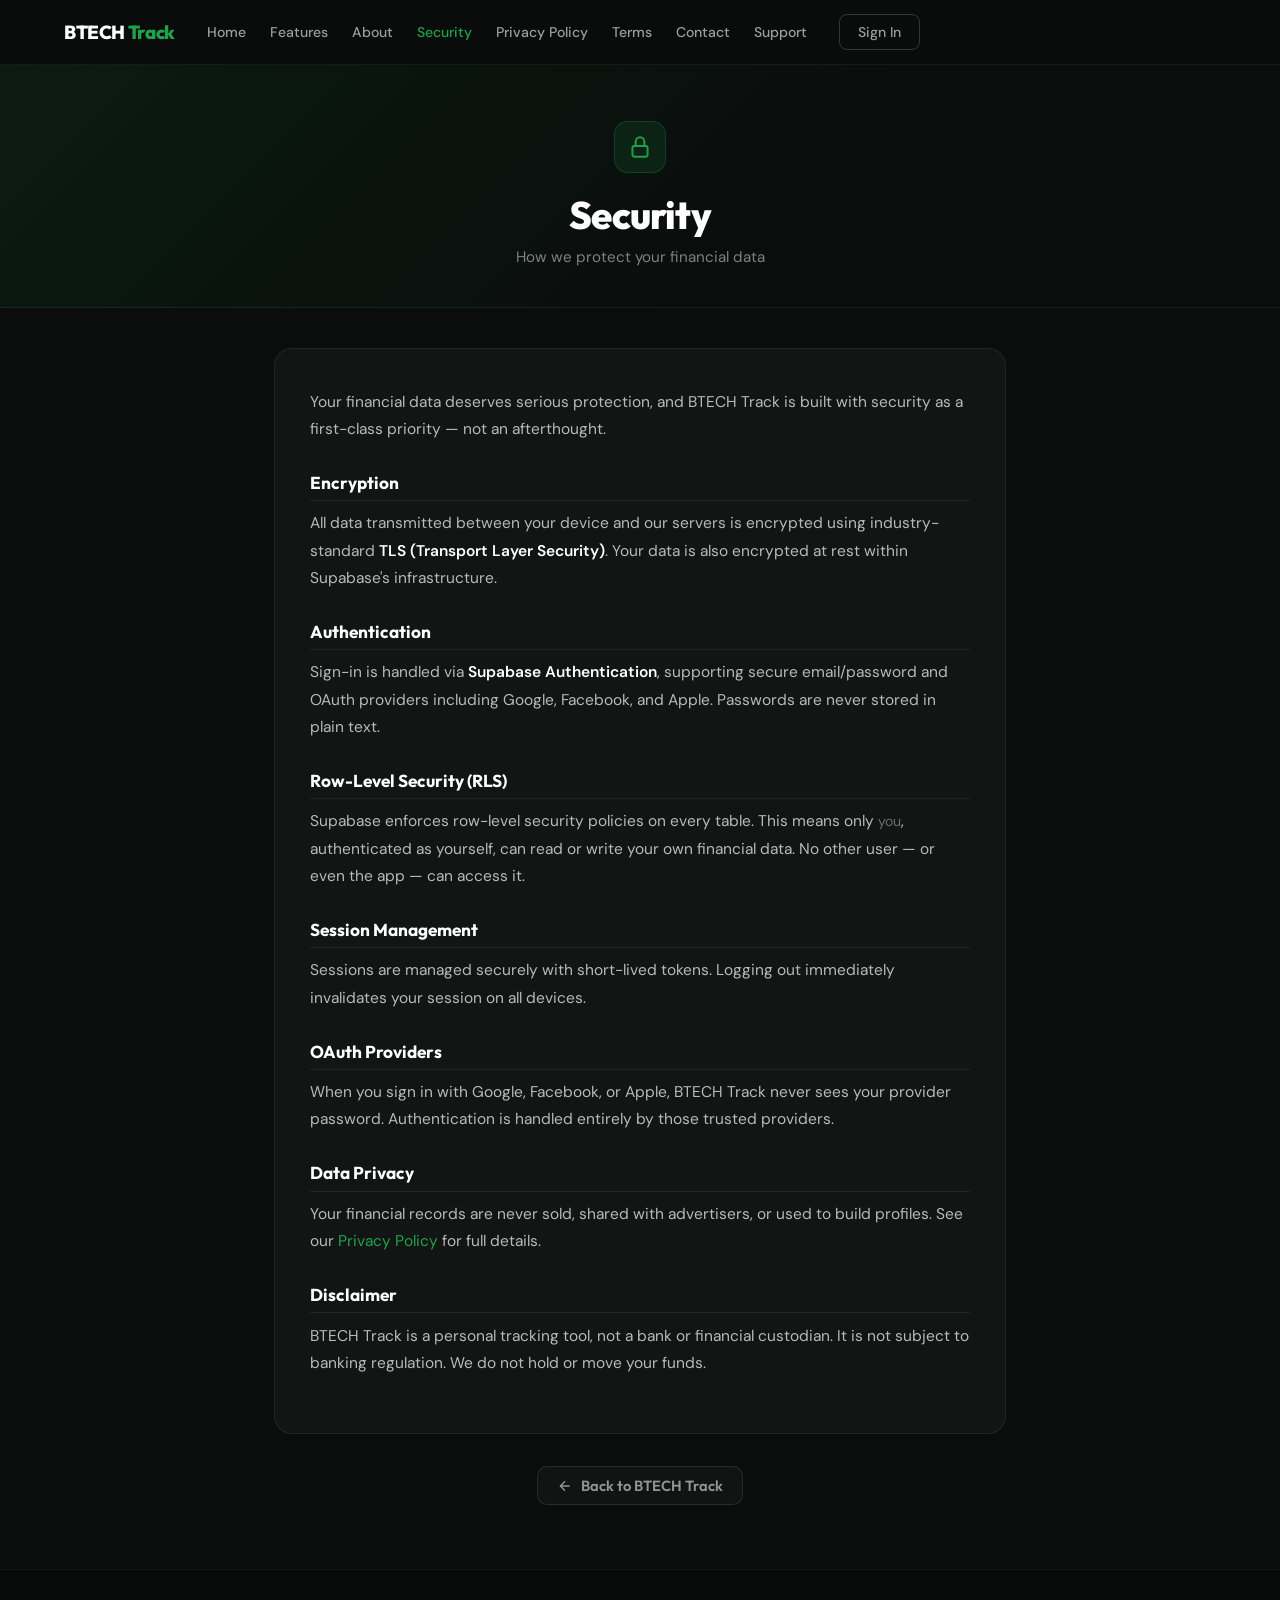
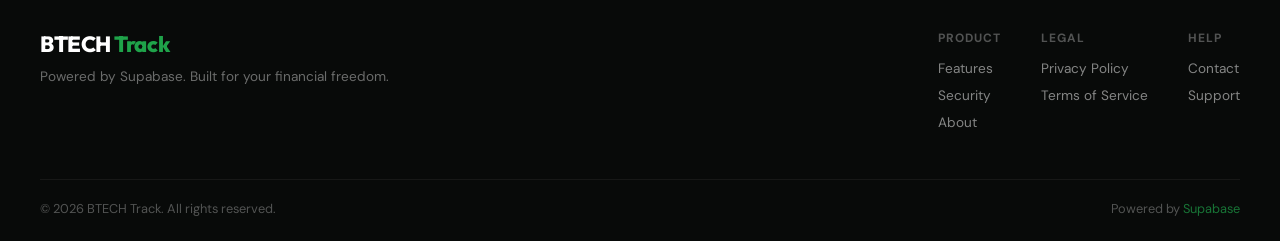
<file: security.html>
<!DOCTYPE html>
<html lang="en">

<head>
    <meta charset="UTF-8">
    <meta name="viewport" content="width=device-width, initial-scale=1.0, viewport-fit=cover">
    <title>Security — BTECH Track</title>
    <meta name="theme-color" content="#6C63FF">
    <link rel="icon" type="image/png"
        href="[data-uri]">
    <link
        href="https://fonts.googleapis.com/css2?family=Outfit:wght@300;400;500;600;700;800;900&family=DM+Mono:wght@400;500&family=DM+Sans:wght@300;400;500;600&display=swap"
        rel="stylesheet">
    <link rel="stylesheet" href="https://cdnjs.cloudflare.com/ajax/libs/font-awesome/6.5.1/css/all.min.css">
    <link rel="stylesheet" href="styles.css">
    <style>
        html,
        body {
            background: #0A0D0C !important;
            color: #fff;
            --bg: #0A0D0C;
            --bg-base: #0A0D0C;
            --surface: #111713;
            --surface-2: #161B18;
            --border: rgba(255, 255, 255, .08);
            --border-solid: rgba(255, 255, 255, .10);
            --text: #F0F4F2;
            --text-muted: rgba(255, 255, 255, .48);
            --text-subtle: rgba(255, 255, 255, .35);
        }

        .legal-page {
            min-height: 100vh;
            background: #0A0D0C;
            display: flex;
            flex-direction: column;
        }

        .lp-nav a.active {
            color: #1FA34A !important;
        }

        .legal-hero {
            background: linear-gradient(135deg, rgba(14, 122, 57, .13) 0%, rgba(10, 13, 12, 0) 60%);
            border-bottom: 1px solid rgba(255, 255, 255, .06);
            padding: 3.5rem 1.5rem 2.5rem;
            text-align: center;
        }

        .legal-hero-icon {
            width: 52px;
            height: 52px;
            background: rgba(31, 163, 74, .12);
            border: 1.5px solid rgba(31, 163, 74, .25);
            border-radius: 14px;
            display: flex;
            align-items: center;
            justify-content: center;
            margin: 0 auto 1.1rem;
            color: #1FA34A;
        }

        .legal-hero-icon svg {
            width: 26px;
            height: 26px;
        }

        .legal-hero h1 {
            font-family: 'Outfit', sans-serif;
            font-size: clamp(1.7rem, 4vw, 2.4rem);
            font-weight: 800;
            color: #fff;
            margin: 0 0 .5rem;
            letter-spacing: -.02em;
        }

        .legal-hero p {
            color: rgba(255, 255, 255, .48);
            font-family: 'DM Sans', sans-serif;
            font-size: .95rem;
            margin: 0;
        }

        .legal-body {
            flex: 1;
            max-width: 780px;
            margin: 0 auto;
            width: 100%;
            padding: 2.5rem 1.5rem 4rem;
        }

        .legal-card {
            background: rgba(255, 255, 255, .035);
            border: 1px solid rgba(255, 255, 255, .07);
            border-radius: 18px;
            padding: 2.5rem 2.2rem;
        }

        .legal-card p {
            font-family: 'DM Sans', sans-serif;
            font-size: .97rem;
            color: rgba(255, 255, 255, .7);
            line-height: 1.75;
            margin: 0 0 1rem;
        }

        .legal-card h3 {
            font-family: 'Outfit', sans-serif;
            font-size: 1.08rem;
            font-weight: 700;
            color: #fff;
            margin: 1.8rem 0 .6rem;
            padding-bottom: .45rem;
            border-bottom: 1px solid rgba(255, 255, 255, .07);
        }

        .legal-card h3:first-child {
            margin-top: 0;
        }

        .legal-card em {
            font-style: normal;
            color: rgba(255, 255, 255, .38);
            font-size: .88rem;
        }

        .legal-card ul.info-list {
            list-style: none;
            padding: 0;
            margin: 0 0 1rem;
        }

        .legal-card ul.info-list li {
            font-family: 'DM Sans', sans-serif;
            font-size: .97rem;
            color: rgba(255, 255, 255, .7);
            padding: .6rem 0 .6rem 1.4rem;
            border-bottom: 1px solid rgba(255, 255, 255, .05);
            position: relative;
            line-height: 1.65;
        }

        .legal-card ul.info-list li::before {
            content: '';
            position: absolute;
            left: 0;
            top: 1rem;
            width: 6px;
            height: 6px;
            background: #1FA34A;
            border-radius: 50%;
        }

        .legal-card ul.info-list li:last-child {
            border-bottom: none;
        }

        .legal-card strong {
            color: #fff;
            font-weight: 600;
        }

        .legal-back-bar {
            text-align: center;
            margin-top: 2rem;
        }

        .legal-back-btn {
            display: inline-flex;
            align-items: center;
            gap: .5rem;
            font-family: 'Outfit', sans-serif;
            font-weight: 600;
            font-size: .92rem;
            color: rgba(255, 255, 255, .55);
            text-decoration: none;
            border: 1px solid rgba(255, 255, 255, .10);
            border-radius: 10px;
            padding: .55rem 1.2rem;
            transition: all .2s;
            background: rgba(255, 255, 255, .03);
        }

        .legal-back-btn:hover {
            color: #fff;
            border-color: rgba(31, 163, 74, .4);
            background: rgba(31, 163, 74, .07);
        }

        .legal-back-btn svg {
            width: 16px;
            height: 16px;
        }

        .about-grid {
            display: grid;
            grid-template-columns: 1fr 1fr;
            gap: 1.2rem;
            margin-top: 1.5rem;
        }

        .about-stat {
            background: rgba(31, 163, 74, .07);
            border: 1px solid rgba(31, 163, 74, .18);
            border-radius: 12px;
            padding: 1.1rem 1.2rem;
        }

        .about-stat .num {
            font-family: 'Outfit', sans-serif;
            font-size: 1.6rem;
            font-weight: 800;
            color: #1FA34A;
        }

        .about-stat .lbl {
            font-family: 'DM Sans', sans-serif;
            font-size: .82rem;
            color: rgba(255, 255, 255, .5);
            margin-top: .2rem;
        }

        @media (max-width:600px) {
            .legal-card {
                padding: 1.6rem 1.1rem;
            }

            .legal-hero {
                padding: 2.5rem 1rem 1.8rem;
            }

            .about-grid {
                grid-template-columns: 1fr 1fr;
                gap: .8rem;
            }
        }
    </style>
</head>

<body class="legal-page" data-theme="dark">

    <nav class="lp-nav" id="lp-nav">
        <div class="lp-nav-inner">
            <a href="index.html" class="auth-text-logo lp-logo" style="text-decoration:none;">BTECH
                <span>Track</span></a>
            <div class="lp-nav-links" id="lp-nav-links">
                <a href="index.html">Home</a>
                <a href="index.html#lp-features">Features</a>
                <a href="about.html">About</a>
                <a href="security.html" class="active">Security</a>
                <a href="privacy-policy.html">Privacy Policy</a>
                <a href="terms.html">Terms</a>
                <a href="contact.html">Contact</a>
                <a href="support.html">Support</a>
                <a href="index.html" class="lp-btn-ghost"
                    style="text-decoration:none;display:inline-flex;align-items:center;margin-left:.5rem;">Sign In</a>
            </div>
            <button class="lp-hamburger" id="lp-hamburger" onclick="toggleLpMenu()" aria-label="Menu">
                <span></span><span></span><span></span>
            </button>
        </div>
        <div class="lp-mobile-menu" id="lp-mobile-menu">
            <a href="index.html" onclick="toggleLpMenu()">Home</a>
            <a href="index.html#lp-features" onclick="toggleLpMenu()">Features</a>
            <a href="about.html" onclick="toggleLpMenu()">About</a>
            <a href="security.html" class="active" onclick="toggleLpMenu()">Security</a>
            <a href="privacy-policy.html" onclick="toggleLpMenu()">Privacy Policy</a>
            <a href="terms.html" onclick="toggleLpMenu()">Terms</a>
            <a href="contact.html" onclick="toggleLpMenu()">Contact</a>
            <a href="support.html" onclick="toggleLpMenu()">Support</a>
            <div class="lp-mobile-menu-actions">
                <a href="index.html" class="lp-btn-green" style="text-decoration:none;text-align:center;">Sign In</a>
            </div>
        </div>
    </nav>

    <div class="legal-hero">
        <div class="legal-hero-icon"><svg viewBox="0 0 24 24" fill="none" stroke="currentColor" stroke-width="1.8">
                <rect x="5" y="11" width="14" height="10" rx="2" />
                <path d="M8 11V7a4 4 0 018 0v4" />
            </svg></div>
        <h1>Security</h1>
        <p>How we protect your financial data</p>
    </div>

    <div class="legal-body">
        <div class="legal-card">
            <p>Your financial data deserves serious protection, and BTECH Track is built with security as a first-class
                priority — not an afterthought.</p>
            <h3>Encryption</h3>
            <p>All data transmitted between your device and our servers is encrypted using industry-standard <strong>TLS
                    (Transport Layer Security)</strong>. Your data is also encrypted at rest within Supabase's
                infrastructure.</p>
            <h3>Authentication</h3>
            <p>Sign-in is handled via <strong>Supabase Authentication</strong>, supporting secure email/password and
                OAuth providers including Google, Facebook, and Apple. Passwords are never stored in plain text.</p>
            <h3>Row-Level Security (RLS)</h3>
            <p>Supabase enforces row-level security policies on every table. This means only <em>you</em>, authenticated
                as yourself, can read or write your own financial data. No other user — or even the app — can access it.
            </p>
            <h3>Session Management</h3>
            <p>Sessions are managed securely with short-lived tokens. Logging out immediately invalidates your session
                on all devices.</p>
            <h3>OAuth Providers</h3>
            <p>When you sign in with Google, Facebook, or Apple, BTECH Track never sees your provider password.
                Authentication is handled entirely by those trusted providers.</p>
            <h3>Data Privacy</h3>
            <p>Your financial records are never sold, shared with advertisers, or used to build profiles. See our <a
                    href="privacy-policy.html" style="color:#1FA34A;text-decoration:none;">Privacy Policy</a> for full
                details.</p>
            <h3>Disclaimer</h3>
            <p>BTECH Track is a personal tracking tool, not a bank or financial custodian. It is not subject to banking
                regulation. We do not hold or move your funds.</p>
        </div>
        <div class="legal-back-bar">
            <a href="index.html" class="legal-back-btn">
                <svg viewBox="0 0 24 24" fill="none" stroke="currentColor" stroke-width="2">
                    <path d="M19 12H5M12 19l-7-7 7-7" />
                </svg>
                Back to BTECH Track
            </a>
        </div>
    </div>

    <footer class="lp-footer">
        <div class="lp-footer-inner">
            <div class="lp-footer-brand">
                <span class="auth-text-logo">BTECH <span>Track</span></span>
                <p>Powered by Supabase. Built for your financial freedom.</p>
            </div>
            <div class="lp-footer-cols">
                <div class="lp-footer-col">
                    <div class="lp-footer-col-title">Product</div>
                    <a href="index.html#lp-features">Features</a>
                    <a href="security.html">Security</a>
                    <a href="about.html">About</a>
                </div>
                <div class="lp-footer-col">
                    <div class="lp-footer-col-title">Legal</div>
                    <a href="privacy-policy.html">Privacy Policy</a>
                    <a href="terms.html">Terms of Service</a>
                </div>
                <div class="lp-footer-col">
                    <div class="lp-footer-col-title">Help</div>
                    <a href="contact.html">Contact</a>
                    <a href="support.html">Support</a>
                </div>
            </div>
        </div>
        <div class="lp-footer-bottom">
            <span>&copy; 2026 BTECH Track. All rights reserved.</span>
            <span>Powered by <a href="https://supabase.com" target="_blank">Supabase</a></span>
        </div>
    </footer>

    <div id="lp-mini-modal"
        style="display:none;position:fixed;inset:0;z-index:9999;background:rgba(0,0,0,.7);backdrop-filter:blur(6px);align-items:center;justify-content:center;">
        <div
            style="background:#111713;border:1px solid rgba(255,255,255,.10);border-radius:18px;max-width:480px;width:90%;padding:2rem 1.8rem;position:relative;">
            <button onclick="closeMiniModal()"
                style="position:absolute;top:.9rem;right:.9rem;background:none;border:none;color:rgba(255,255,255,.5);cursor:pointer;font-size:1.4rem;"
                aria-label="Close">&times;</button>
            <h2 id="mm-title"
                style="font-family:Outfit,sans-serif;color:#fff;font-size:1.3rem;font-weight:700;margin:0 0 1rem;"></h2>
            <div id="mm-body"
                style="font-family:'DM Sans',sans-serif;color:rgba(255,255,255,.68);font-size:.95rem;line-height:1.7;">
            </div>
        </div>
    </div>
    <script>

        var MODAL_DATA = {
            contact: {
                title: "Contact Us",
                body: "<p>We would love to hear from you.</p><ul style='list-style:none;padding:0;margin:.5rem 0 0;'><li style='padding:.45rem 0;border-bottom:1px solid rgba(255,255,255,.06)'><strong style='color:#fff'>Email:</strong> support@btechtrack.example</li><li style='padding:.45rem 0;border-bottom:1px solid rgba(255,255,255,.06)'><strong style='color:#fff'>Website:</strong> www.btechtrack.example</li><li style='padding:.45rem 0'><strong style='color:#fff'>Hours:</strong> Mon – Fri, 9 AM – 6 PM (EAT)</li></ul>"
            },
            support: {
                title: "Support",
                body: "<p>Find answers below or email us for further help.</p><ul style='list-style:none;padding:0;margin:.5rem 0 0;'><li style='padding:.5rem 0;border-bottom:1px solid rgba(255,255,255,.06)'><strong style='color:#fff'>Password reset:</strong> Use “Forgot password?” on the sign-in screen.</li><li style='padding:.5rem 0;border-bottom:1px solid rgba(255,255,255,.06)'><strong style='color:#fff'>Sign-in issues:</strong> Check your email or try Google / Facebook / Apple.</li><li style='padding:.5rem 0;border-bottom:1px solid rgba(255,255,255,.06)'><strong style='color:#fff'>Sync issues:</strong> Ensure you have an internet connection.</li><li style='padding:.5rem 0'><strong style='color:#fff'>Bug reports &amp; features:</strong> Email us with device and browser details.</li></ul>"
            }
        };
        function openMiniModal(key) {
            var d = MODAL_DATA[key]; if (!d) return;
            document.getElementById("mm-title").textContent = d.title;
            document.getElementById("mm-body").innerHTML = d.body;
            var m = document.getElementById("lp-mini-modal");
            m.style.display = "flex";
            document.body.style.overflow = "hidden";
        }
        function closeMiniModal() {
            document.getElementById("lp-mini-modal").style.display = "none";
            document.body.style.overflow = "";
        }
        function openContactModal() { openMiniModal("contact"); }
        function openSupportModal() { openMiniModal("support"); }
        document.getElementById("lp-mini-modal").addEventListener("click", function (e) {
            if (e.target === this) closeMiniModal();
        });
        const nav = document.getElementById("lp-nav");
        if (nav) window.addEventListener("scroll", function () {
            nav.classList.toggle("scrolled", window.scrollY > 20);
        });
        function toggleLpMenu() {
            document.getElementById("lp-mobile-menu").classList.toggle("open");
            document.getElementById("lp-hamburger").classList.toggle("open");
        }
    </script>
</body>

</html>
</file>
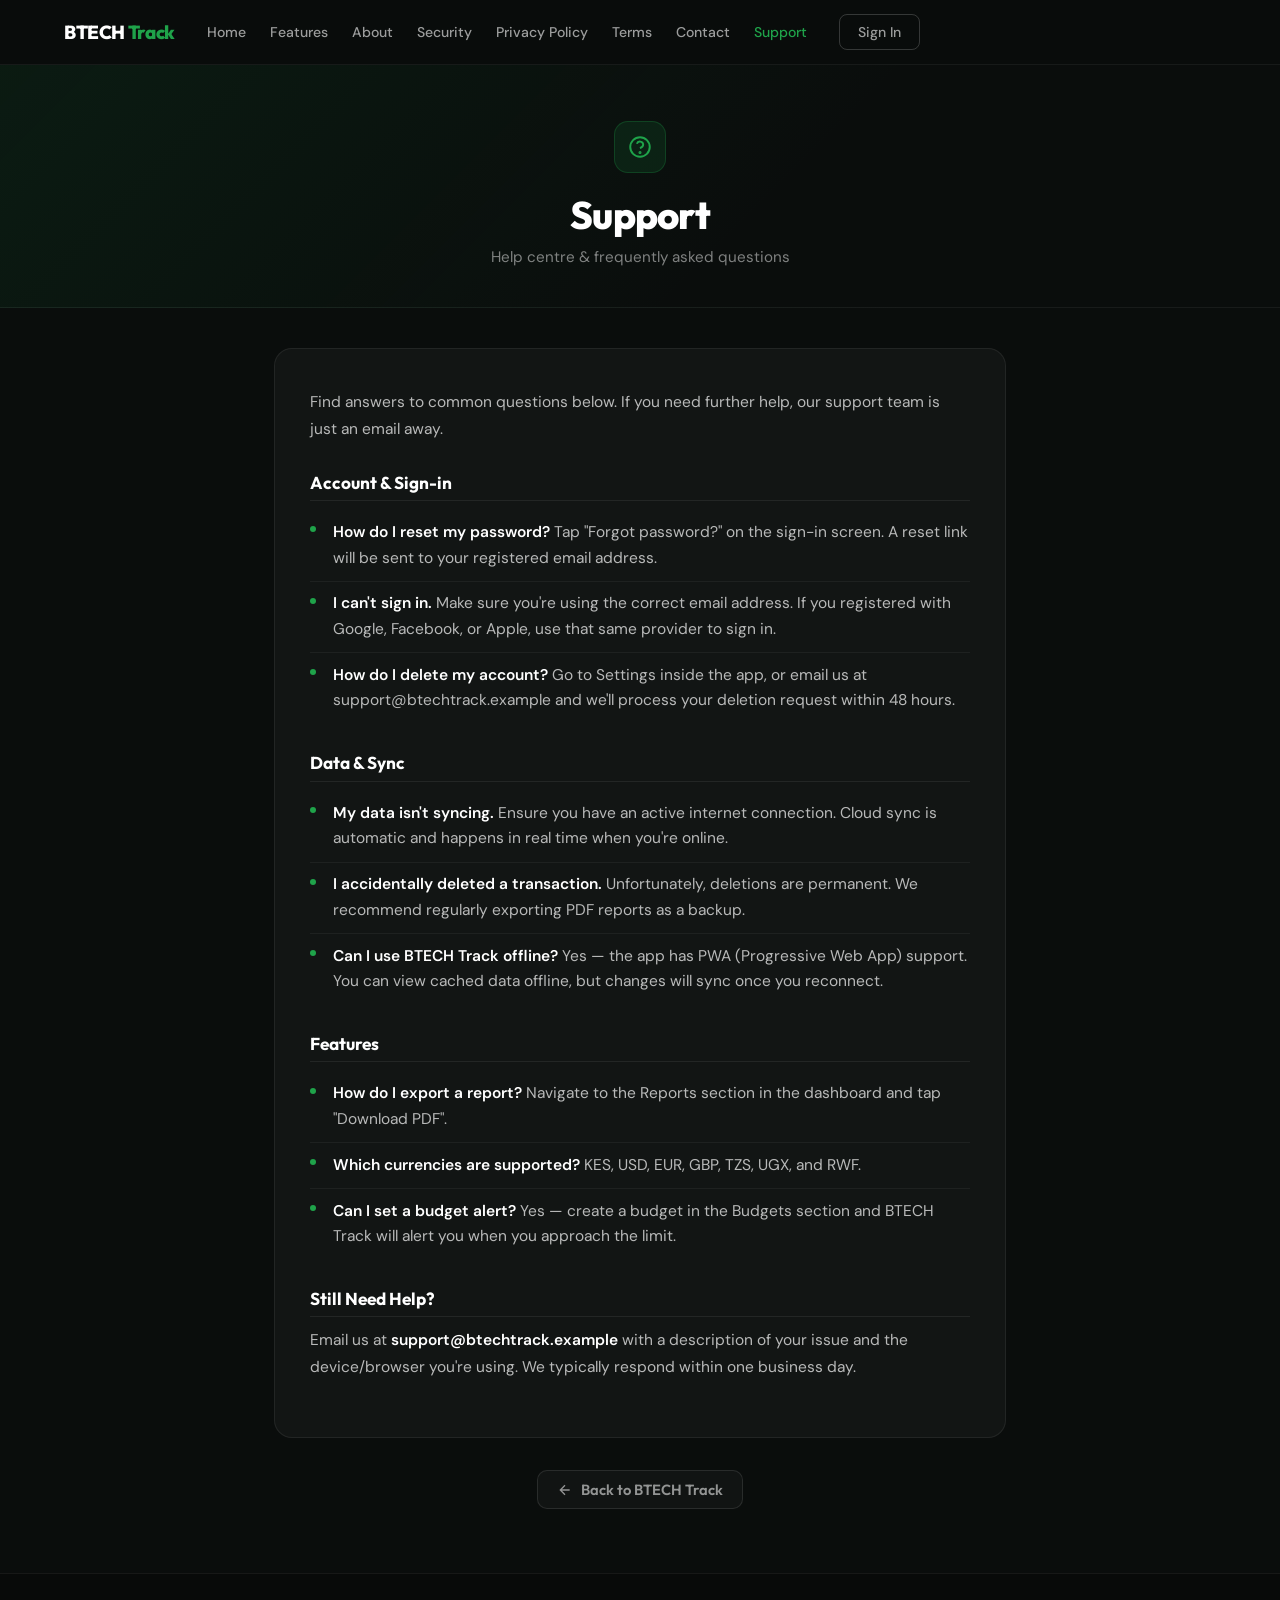
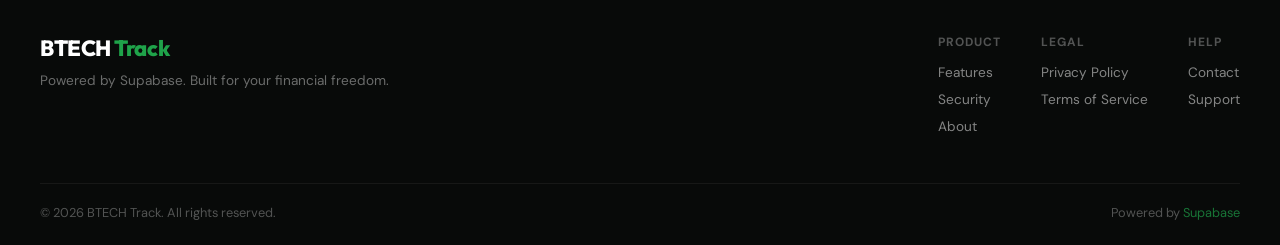
<file: support.html>
<!DOCTYPE html>
<html lang="en">

<head>
    <meta charset="UTF-8">
    <meta name="viewport" content="width=device-width, initial-scale=1.0, viewport-fit=cover">
    <title>Support — BTECH Track</title>
    <meta name="theme-color" content="#6C63FF">
    <link rel="icon" type="image/png"
        href="[data-uri]">
    <link
        href="https://fonts.googleapis.com/css2?family=Outfit:wght@300;400;500;600;700;800;900&family=DM+Mono:wght@400;500&family=DM+Sans:wght@300;400;500;600&display=swap"
        rel="stylesheet">
    <link rel="stylesheet" href="https://cdnjs.cloudflare.com/ajax/libs/font-awesome/6.5.1/css/all.min.css">
    <link rel="stylesheet" href="styles.css">
    <style>
        html,
        body {
            background: #0A0D0C !important;
            color: #fff;
            --bg: #0A0D0C;
            --bg-base: #0A0D0C;
            --surface: #111713;
            --surface-2: #161B18;
            --border: rgba(255, 255, 255, .08);
            --border-solid: rgba(255, 255, 255, .10);
            --text: #F0F4F2;
            --text-muted: rgba(255, 255, 255, .48);
            --text-subtle: rgba(255, 255, 255, .35);
        }

        .legal-page {
            min-height: 100vh;
            background: #0A0D0C;
            display: flex;
            flex-direction: column;
        }

        .lp-nav a.active {
            color: #1FA34A !important;
        }

        .legal-hero {
            background: linear-gradient(135deg, rgba(14, 122, 57, .13) 0%, rgba(10, 13, 12, 0) 60%);
            border-bottom: 1px solid rgba(255, 255, 255, .06);
            padding: 3.5rem 1.5rem 2.5rem;
            text-align: center;
        }

        .legal-hero-icon {
            width: 52px;
            height: 52px;
            background: rgba(31, 163, 74, .12);
            border: 1.5px solid rgba(31, 163, 74, .25);
            border-radius: 14px;
            display: flex;
            align-items: center;
            justify-content: center;
            margin: 0 auto 1.1rem;
            color: #1FA34A;
        }

        .legal-hero-icon svg {
            width: 26px;
            height: 26px;
        }

        .legal-hero h1 {
            font-family: 'Outfit', sans-serif;
            font-size: clamp(1.7rem, 4vw, 2.4rem);
            font-weight: 800;
            color: #fff;
            margin: 0 0 .5rem;
            letter-spacing: -.02em;
        }

        .legal-hero p {
            color: rgba(255, 255, 255, .48);
            font-family: 'DM Sans', sans-serif;
            font-size: .95rem;
            margin: 0;
        }

        .legal-body {
            flex: 1;
            max-width: 780px;
            margin: 0 auto;
            width: 100%;
            padding: 2.5rem 1.5rem 4rem;
        }

        .legal-card {
            background: rgba(255, 255, 255, .035);
            border: 1px solid rgba(255, 255, 255, .07);
            border-radius: 18px;
            padding: 2.5rem 2.2rem;
        }

        .legal-card p {
            font-family: 'DM Sans', sans-serif;
            font-size: .97rem;
            color: rgba(255, 255, 255, .7);
            line-height: 1.75;
            margin: 0 0 1rem;
        }

        .legal-card h3 {
            font-family: 'Outfit', sans-serif;
            font-size: 1.08rem;
            font-weight: 700;
            color: #fff;
            margin: 1.8rem 0 .6rem;
            padding-bottom: .45rem;
            border-bottom: 1px solid rgba(255, 255, 255, .07);
        }

        .legal-card h3:first-child {
            margin-top: 0;
        }

        .legal-card em {
            font-style: normal;
            color: rgba(255, 255, 255, .38);
            font-size: .88rem;
        }

        .legal-card ul.info-list {
            list-style: none;
            padding: 0;
            margin: 0 0 1rem;
        }

        .legal-card ul.info-list li {
            font-family: 'DM Sans', sans-serif;
            font-size: .97rem;
            color: rgba(255, 255, 255, .7);
            padding: .6rem 0 .6rem 1.4rem;
            border-bottom: 1px solid rgba(255, 255, 255, .05);
            position: relative;
            line-height: 1.65;
        }

        .legal-card ul.info-list li::before {
            content: '';
            position: absolute;
            left: 0;
            top: 1rem;
            width: 6px;
            height: 6px;
            background: #1FA34A;
            border-radius: 50%;
        }

        .legal-card ul.info-list li:last-child {
            border-bottom: none;
        }

        .legal-card strong {
            color: #fff;
            font-weight: 600;
        }

        .legal-back-bar {
            text-align: center;
            margin-top: 2rem;
        }

        .legal-back-btn {
            display: inline-flex;
            align-items: center;
            gap: .5rem;
            font-family: 'Outfit', sans-serif;
            font-weight: 600;
            font-size: .92rem;
            color: rgba(255, 255, 255, .55);
            text-decoration: none;
            border: 1px solid rgba(255, 255, 255, .10);
            border-radius: 10px;
            padding: .55rem 1.2rem;
            transition: all .2s;
            background: rgba(255, 255, 255, .03);
        }

        .legal-back-btn:hover {
            color: #fff;
            border-color: rgba(31, 163, 74, .4);
            background: rgba(31, 163, 74, .07);
        }

        .legal-back-btn svg {
            width: 16px;
            height: 16px;
        }

        .about-grid {
            display: grid;
            grid-template-columns: 1fr 1fr;
            gap: 1.2rem;
            margin-top: 1.5rem;
        }

        .about-stat {
            background: rgba(31, 163, 74, .07);
            border: 1px solid rgba(31, 163, 74, .18);
            border-radius: 12px;
            padding: 1.1rem 1.2rem;
        }

        .about-stat .num {
            font-family: 'Outfit', sans-serif;
            font-size: 1.6rem;
            font-weight: 800;
            color: #1FA34A;
        }

        .about-stat .lbl {
            font-family: 'DM Sans', sans-serif;
            font-size: .82rem;
            color: rgba(255, 255, 255, .5);
            margin-top: .2rem;
        }

        @media (max-width:600px) {
            .legal-card {
                padding: 1.6rem 1.1rem;
            }

            .legal-hero {
                padding: 2.5rem 1rem 1.8rem;
            }

            .about-grid {
                grid-template-columns: 1fr 1fr;
                gap: .8rem;
            }
        }
    </style>
</head>

<body class="legal-page" data-theme="dark">

    <nav class="lp-nav" id="lp-nav">
        <div class="lp-nav-inner">
            <a href="index.html" class="auth-text-logo lp-logo" style="text-decoration:none;">BTECH
                <span>Track</span></a>
            <div class="lp-nav-links" id="lp-nav-links">
                <a href="index.html">Home</a>
                <a href="index.html#lp-features">Features</a>
                <a href="about.html">About</a>
                <a href="security.html">Security</a>
                <a href="privacy-policy.html">Privacy Policy</a>
                <a href="terms.html">Terms</a>
                <a href="contact.html">Contact</a>
                <a href="support.html" class="active">Support</a>
                <a href="index.html" class="lp-btn-ghost"
                    style="text-decoration:none;display:inline-flex;align-items:center;margin-left:.5rem;">Sign In</a>
            </div>
            <button class="lp-hamburger" id="lp-hamburger" onclick="toggleLpMenu()" aria-label="Menu">
                <span></span><span></span><span></span>
            </button>
        </div>
        <div class="lp-mobile-menu" id="lp-mobile-menu">
            <a href="index.html" onclick="toggleLpMenu()">Home</a>
            <a href="index.html#lp-features" onclick="toggleLpMenu()">Features</a>
            <a href="about.html" onclick="toggleLpMenu()">About</a>
            <a href="security.html" onclick="toggleLpMenu()">Security</a>
            <a href="privacy-policy.html" onclick="toggleLpMenu()">Privacy Policy</a>
            <a href="terms.html" onclick="toggleLpMenu()">Terms</a>
            <a href="contact.html" onclick="toggleLpMenu()">Contact</a>
            <a href="support.html" class="active" onclick="toggleLpMenu()">Support</a>
            <div class="lp-mobile-menu-actions">
                <a href="index.html" class="lp-btn-green" style="text-decoration:none;text-align:center;">Sign In</a>
            </div>
        </div>
    </nav>

    <div class="legal-hero">
        <div class="legal-hero-icon"><svg viewBox="0 0 24 24" fill="none" stroke="currentColor" stroke-width="1.8">
                <circle cx="12" cy="12" r="9" />
                <path d="M9.09 9a3 3 0 015.83 1c0 2-3 3-3 3" />
                <circle cx="12" cy="17" r=".5" fill="currentColor" />
            </svg></div>
        <h1>Support</h1>
        <p>Help centre & frequently asked questions</p>
    </div>

    <div class="legal-body">
        <div class="legal-card">
            <p>Find answers to common questions below. If you need further help, our support team is just an email away.
            </p>
            <h3>Account & Sign-in</h3>
            <ul class="info-list">
                <li><strong>How do I reset my password?</strong> Tap "Forgot password?" on the sign-in screen. A reset
                    link will be sent to your registered email address.</li>
                <li><strong>I can't sign in.</strong> Make sure you're using the correct email address. If you
                    registered with Google, Facebook, or Apple, use that same provider to sign in.</li>
                <li><strong>How do I delete my account?</strong> Go to Settings inside the app, or email us at
                    support@btechtrack.example and we'll process your deletion request within 48 hours.</li>
            </ul>
            <h3>Data & Sync</h3>
            <ul class="info-list">
                <li><strong>My data isn't syncing.</strong> Ensure you have an active internet connection. Cloud sync is
                    automatic and happens in real time when you're online.</li>
                <li><strong>I accidentally deleted a transaction.</strong> Unfortunately, deletions are permanent. We
                    recommend regularly exporting PDF reports as a backup.</li>
                <li><strong>Can I use BTECH Track offline?</strong> Yes — the app has PWA (Progressive Web App) support.
                    You can view cached data offline, but changes will sync once you reconnect.</li>
            </ul>
            <h3>Features</h3>
            <ul class="info-list">
                <li><strong>How do I export a report?</strong> Navigate to the Reports section in the dashboard and tap
                    "Download PDF".</li>
                <li><strong>Which currencies are supported?</strong> KES, USD, EUR, GBP, TZS, UGX, and RWF.</li>
                <li><strong>Can I set a budget alert?</strong> Yes — create a budget in the Budgets section and BTECH
                    Track will alert you when you approach the limit.</li>
            </ul>
            <h3>Still Need Help?</h3>
            <p>Email us at <strong style="color:#fff">support@btechtrack.example</strong> with a description of your
                issue and the device/browser you're using. We typically respond within one business day.</p>
        </div>
        <div class="legal-back-bar">
            <a href="index.html" class="legal-back-btn">
                <svg viewBox="0 0 24 24" fill="none" stroke="currentColor" stroke-width="2">
                    <path d="M19 12H5M12 19l-7-7 7-7" />
                </svg>
                Back to BTECH Track
            </a>
        </div>
    </div>

    <footer class="lp-footer">
        <div class="lp-footer-inner">
            <div class="lp-footer-brand">
                <span class="auth-text-logo">BTECH <span>Track</span></span>
                <p>Powered by Supabase. Built for your financial freedom.</p>
            </div>
            <div class="lp-footer-cols">
                <div class="lp-footer-col">
                    <div class="lp-footer-col-title">Product</div>
                    <a href="index.html#lp-features">Features</a>
                    <a href="security.html">Security</a>
                    <a href="about.html">About</a>
                </div>
                <div class="lp-footer-col">
                    <div class="lp-footer-col-title">Legal</div>
                    <a href="privacy-policy.html">Privacy Policy</a>
                    <a href="terms.html">Terms of Service</a>
                </div>
                <div class="lp-footer-col">
                    <div class="lp-footer-col-title">Help</div>
                    <a href="contact.html">Contact</a>
                    <a href="support.html">Support</a>
                </div>
            </div>
        </div>
        <div class="lp-footer-bottom">
            <span>&copy; 2026 BTECH Track. All rights reserved.</span>
            <span>Powered by <a href="https://supabase.com" target="_blank">Supabase</a></span>
        </div>
    </footer>

    <div id="lp-mini-modal"
        style="display:none;position:fixed;inset:0;z-index:9999;background:rgba(0,0,0,.7);backdrop-filter:blur(6px);align-items:center;justify-content:center;">
        <div
            style="background:#111713;border:1px solid rgba(255,255,255,.10);border-radius:18px;max-width:480px;width:90%;padding:2rem 1.8rem;position:relative;">
            <button onclick="closeMiniModal()"
                style="position:absolute;top:.9rem;right:.9rem;background:none;border:none;color:rgba(255,255,255,.5);cursor:pointer;font-size:1.4rem;"
                aria-label="Close">&times;</button>
            <h2 id="mm-title"
                style="font-family:Outfit,sans-serif;color:#fff;font-size:1.3rem;font-weight:700;margin:0 0 1rem;"></h2>
            <div id="mm-body"
                style="font-family:'DM Sans',sans-serif;color:rgba(255,255,255,.68);font-size:.95rem;line-height:1.7;">
            </div>
        </div>
    </div>
    <script>

        var MODAL_DATA = {
            contact: {
                title: "Contact Us",
                body: "<p>We would love to hear from you.</p><ul style='list-style:none;padding:0;margin:.5rem 0 0;'><li style='padding:.45rem 0;border-bottom:1px solid rgba(255,255,255,.06)'><strong style='color:#fff'>Email:</strong> support@btechtrack.example</li><li style='padding:.45rem 0;border-bottom:1px solid rgba(255,255,255,.06)'><strong style='color:#fff'>Website:</strong> www.btechtrack.example</li><li style='padding:.45rem 0'><strong style='color:#fff'>Hours:</strong> Mon – Fri, 9 AM – 6 PM (EAT)</li></ul>"
            },
            support: {
                title: "Support",
                body: "<p>Find answers below or email us for further help.</p><ul style='list-style:none;padding:0;margin:.5rem 0 0;'><li style='padding:.5rem 0;border-bottom:1px solid rgba(255,255,255,.06)'><strong style='color:#fff'>Password reset:</strong> Use “Forgot password?” on the sign-in screen.</li><li style='padding:.5rem 0;border-bottom:1px solid rgba(255,255,255,.06)'><strong style='color:#fff'>Sign-in issues:</strong> Check your email or try Google / Facebook / Apple.</li><li style='padding:.5rem 0;border-bottom:1px solid rgba(255,255,255,.06)'><strong style='color:#fff'>Sync issues:</strong> Ensure you have an internet connection.</li><li style='padding:.5rem 0'><strong style='color:#fff'>Bug reports &amp; features:</strong> Email us with device and browser details.</li></ul>"
            }
        };
        function openMiniModal(key) {
            var d = MODAL_DATA[key]; if (!d) return;
            document.getElementById("mm-title").textContent = d.title;
            document.getElementById("mm-body").innerHTML = d.body;
            var m = document.getElementById("lp-mini-modal");
            m.style.display = "flex";
            document.body.style.overflow = "hidden";
        }
        function closeMiniModal() {
            document.getElementById("lp-mini-modal").style.display = "none";
            document.body.style.overflow = "";
        }
        function openContactModal() { openMiniModal("contact"); }
        function openSupportModal() { openMiniModal("support"); }
        document.getElementById("lp-mini-modal").addEventListener("click", function (e) {
            if (e.target === this) closeMiniModal();
        });
        const nav = document.getElementById("lp-nav");
        if (nav) window.addEventListener("scroll", function () {
            nav.classList.toggle("scrolled", window.scrollY > 20);
        });
        function toggleLpMenu() {
            document.getElementById("lp-mobile-menu").classList.toggle("open");
            document.getElementById("lp-hamburger").classList.toggle("open");
        }
    </script>
</body>

</html>
</file>
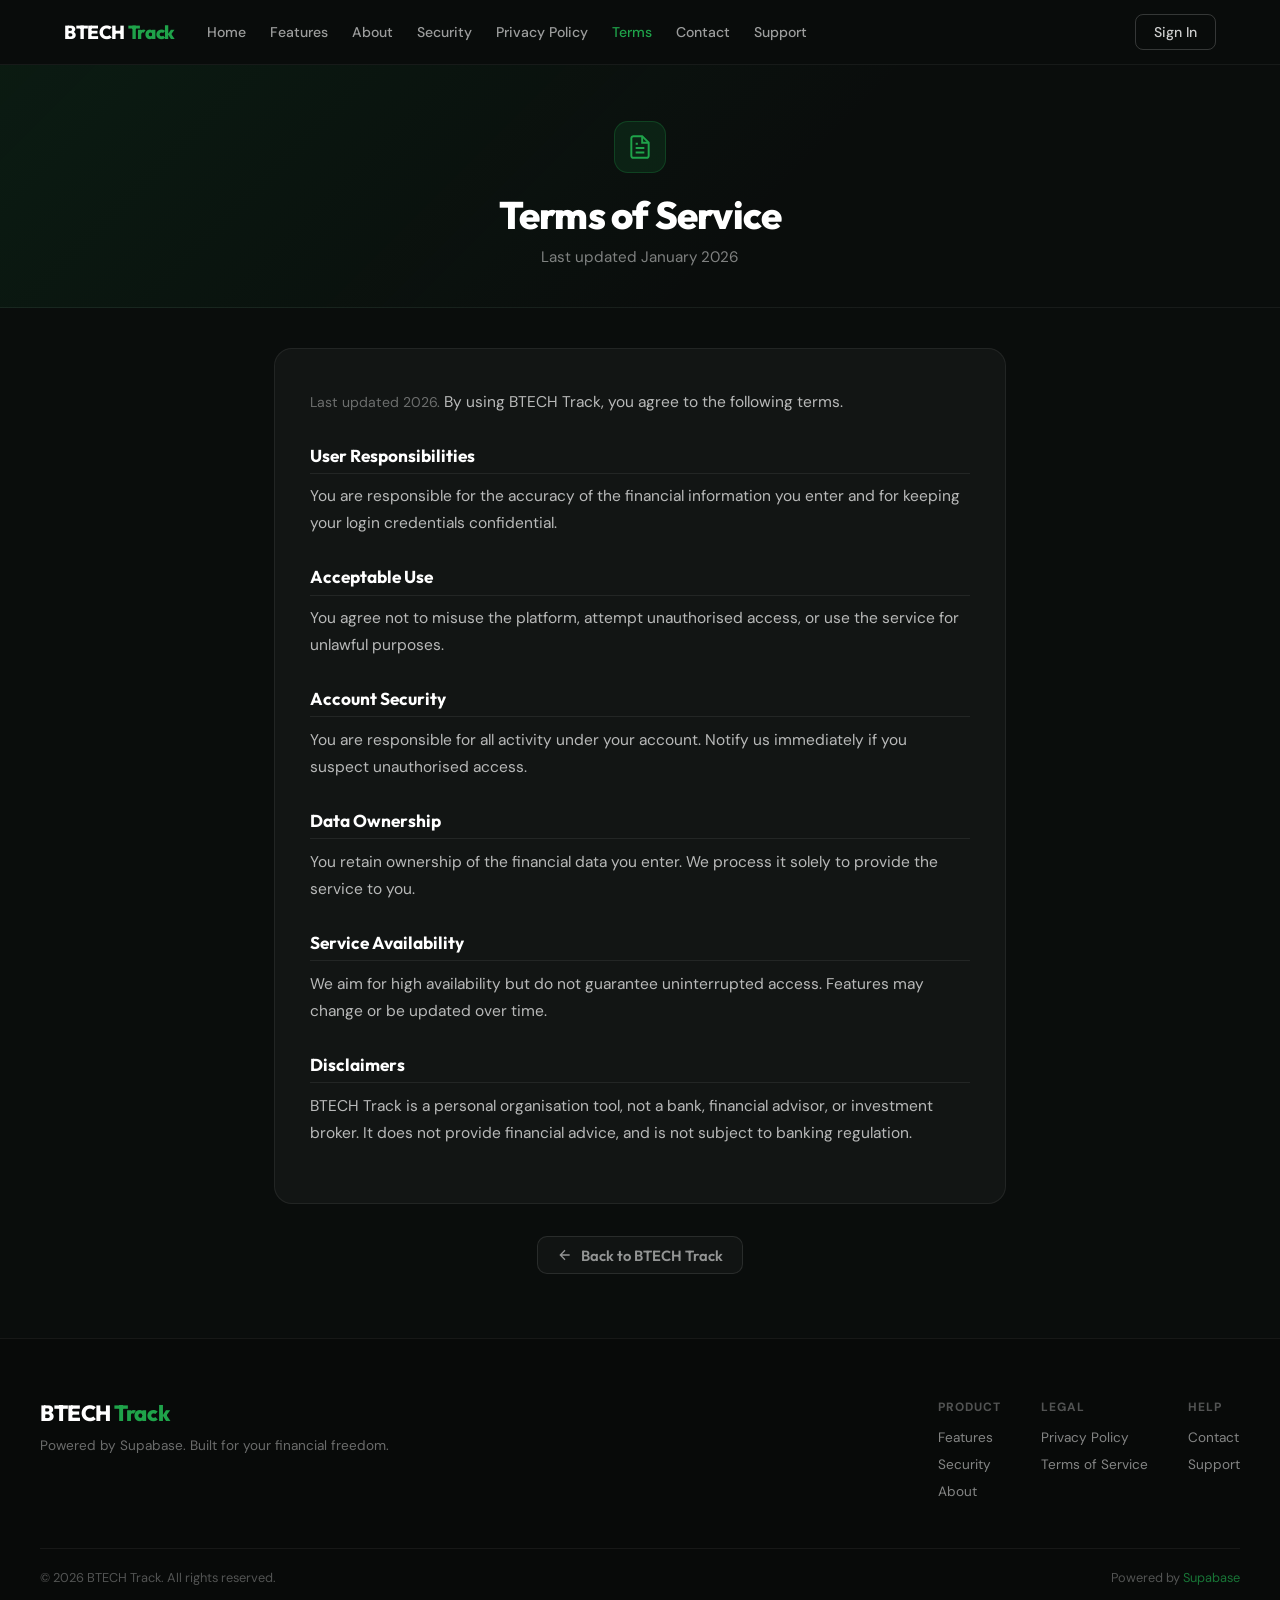
<file: terms.html>
<!DOCTYPE html>
<html lang="en">

<head>
    <meta charset="UTF-8">
    <meta name="viewport" content="width=device-width, initial-scale=1.0, viewport-fit=cover">
    <title>Terms of Service — BTECH Track</title>
    <meta name="theme-color" content="#6C63FF">
    <link rel="icon" type="image/png"
        href="[data-uri]">
    <link
        href="https://fonts.googleapis.com/css2?family=Outfit:wght@300;400;500;600;700;800;900&family=DM+Mono:wght@400;500&family=DM+Sans:wght@300;400;500;600&display=swap"
        rel="stylesheet">
    <link rel="stylesheet" href="https://cdnjs.cloudflare.com/ajax/libs/font-awesome/6.5.1/css/all.min.css">
    <link rel="stylesheet" href="styles.css">
    <style>
        /* ── CRITICAL: Force dark theme — no JS needed ── */
        html,
        body {
            background: #0A0D0C !important;
            color: #fff;
            --bg: #0A0D0C;
            --bg-base: #0A0D0C;
            --surface: #111713;
            --surface-2: #161B18;
            --border: rgba(255, 255, 255, .08);
            --border-solid: rgba(255, 255, 255, .10);
            --text: #F0F4F2;
            --text-muted: rgba(255, 255, 255, .48);
            --text-subtle: rgba(255, 255, 255, .35);
        }

        .legal-page {
            min-height: 100vh;
            background: var(--bg-base, #0A0D0C);
            display: flex;
            flex-direction: column;
        }

        .lp-nav a.active {
            color: #1FA34A !important;
        }

        .legal-hero {
            background: linear-gradient(135deg, rgba(14, 122, 57, .13) 0%, rgba(10, 13, 12, 0) 60%);
            border-bottom: 1px solid rgba(255, 255, 255, .06);
            padding: 3.5rem 1.5rem 2.5rem;
            text-align: center;
        }

        .legal-hero-icon {
            width: 52px;
            height: 52px;
            background: rgba(31, 163, 74, .12);
            border: 1.5px solid rgba(31, 163, 74, .25);
            border-radius: 14px;
            display: flex;
            align-items: center;
            justify-content: center;
            margin: 0 auto 1.1rem;
            color: #1FA34A;
        }

        .legal-hero-icon svg {
            width: 26px;
            height: 26px;
        }

        .legal-hero h1 {
            font-family: 'Outfit', sans-serif;
            font-size: clamp(1.7rem, 4vw, 2.4rem);
            font-weight: 800;
            color: #fff;
            margin: 0 0 .5rem;
            letter-spacing: -.02em;
        }

        .legal-hero p {
            color: rgba(255, 255, 255, .48);
            font-family: 'DM Sans', sans-serif;
            font-size: .95rem;
            margin: 0;
        }

        .legal-body {
            flex: 1;
            max-width: 780px;
            margin: 0 auto;
            width: 100%;
            padding: 2.5rem 1.5rem 4rem;
        }

        .legal-card {
            background: rgba(255, 255, 255, .035);
            border: 1px solid rgba(255, 255, 255, .07);
            border-radius: 18px;
            padding: 2.5rem 2.2rem;
        }

        .legal-card p {
            font-family: 'DM Sans', sans-serif;
            font-size: .97rem;
            color: rgba(255, 255, 255, .7);
            line-height: 1.75;
            margin: 0 0 1rem;
        }

        .legal-card h3 {
            font-family: 'Outfit', sans-serif;
            font-size: 1.08rem;
            font-weight: 700;
            color: #fff;
            margin: 1.8rem 0 .6rem;
            padding-bottom: .45rem;
            border-bottom: 1px solid rgba(255, 255, 255, .07);
        }

        .legal-card em {
            font-style: normal;
            color: rgba(255, 255, 255, .38);
            font-size: .88rem;
        }

        .legal-card ul.info-list {
            list-style: none;
            padding: 0;
            margin: 0 0 1rem;
        }

        .legal-card ul.info-list li {
            font-family: 'DM Sans', sans-serif;
            font-size: .97rem;
            color: rgba(255, 255, 255, .7);
            padding: .55rem 0 .55rem 1.4rem;
            border-bottom: 1px solid rgba(255, 255, 255, .05);
            position: relative;
            line-height: 1.6;
        }

        .legal-card ul.info-list li::before {
            content: '';
            position: absolute;
            left: 0;
            top: .95rem;
            width: 6px;
            height: 6px;
            background: #1FA34A;
            border-radius: 50%;
        }

        .legal-card ul.info-list li:last-child {
            border-bottom: none;
        }

        .legal-card strong {
            color: #fff;
            font-weight: 600;
        }

        .legal-back-bar {
            text-align: center;
            margin-top: 2rem;
        }

        .legal-back-btn {
            display: inline-flex;
            align-items: center;
            gap: .5rem;
            font-family: 'Outfit', sans-serif;
            font-weight: 600;
            font-size: .92rem;
            color: rgba(255, 255, 255, .55);
            text-decoration: none;
            border: 1px solid rgba(255, 255, 255, .10);
            border-radius: 10px;
            padding: .55rem 1.2rem;
            transition: all .2s;
            background: rgba(255, 255, 255, .03);
        }

        .legal-back-btn:hover {
            color: #fff;
            border-color: rgba(31, 163, 74, .4);
            background: rgba(31, 163, 74, .07);
        }

        .legal-back-btn svg {
            width: 16px;
            height: 16px;
        }

        @media (max-width:600px) {
            .legal-card {
                padding: 1.6rem 1.1rem;
            }

            .legal-hero {
                padding: 2.5rem 1rem 1.8rem;
            }
        }
    </style>
</head>

<body class="legal-page" data-theme="dark">

    <!-- NAVBAR -->
    <nav class="lp-nav" id="lp-nav">
        <div class="lp-nav-inner">
            <a href="index.html" class="auth-text-logo lp-logo" style="text-decoration:none;">BTECH
                <span>Track</span></a>
            <div class="lp-nav-links" id="lp-nav-links">
                <a href="index.html">Home</a>
                <a href="index.html#lp-features">Features</a>
                <a href="index.html#lp-about">About</a>
                <a href="index.html#lp-security">Security</a>
                <a href="privacy-policy.html">Privacy Policy</a>
                <a href="terms.html" class="active">Terms</a>
                <a href="#" onclick="openContactModal();return false;">Contact</a>
                <a href="#" onclick="openSupportModal();return false;">Support</a>
            </div>
            <div class="lp-nav-actions">
                <a href="index.html" class="lp-btn-ghost"
                    style="text-decoration:none;display:inline-flex;align-items:center;">Sign In</a>
            </div>
            <button class="lp-hamburger" id="lp-hamburger" onclick="toggleLpMenu()" aria-label="Menu">
                <span></span><span></span><span></span>
            </button>
        </div>
        <div class="lp-mobile-menu" id="lp-mobile-menu">
            <a href="index.html" onclick="toggleLpMenu()">Home</a>
            <a href="index.html#lp-features" onclick="toggleLpMenu()">Features</a>
            <a href="index.html#lp-about" onclick="toggleLpMenu()">About</a>
            <a href="index.html#lp-security" onclick="toggleLpMenu()">Security</a>
            <a href="privacy-policy.html" onclick="toggleLpMenu()">Privacy Policy</a>
            <a href="terms.html" class="active" onclick="toggleLpMenu()">Terms of Service</a>
            <a href="#" onclick="toggleLpMenu();openContactModal();return false;">Contact</a>
            <a href="#" onclick="toggleLpMenu();openSupportModal();return false;">Support</a>
            <div class="lp-mobile-menu-actions">
                <a href="index.html" class="lp-btn-green" style="text-decoration:none;text-align:center;">Sign In</a>
            </div>
        </div>
    </nav>

    <!-- HERO -->
    <div class="legal-hero">
        <div class="legal-hero-icon"><svg viewBox="0 0 24 24" fill="none" stroke="currentColor" stroke-width="1.8">
                <path d="M14 2H6a2 2 0 00-2 2v16a2 2 0 002 2h12a2 2 0 002-2V8z" />
                <path d="M14 2v6h6M16 13H8M16 17H8M10 9H8" />
            </svg></div>
        <h1>Terms of Service</h1>
        <p>Last updated January 2026</p>
    </div>

    <!-- CONTENT -->
    <div class="legal-body">
        <div class="legal-card">
            <p><em>Last updated 2026.</em> By using BTECH Track, you agree to the following terms.</p>
            <h3>User Responsibilities</h3>
            <p>You are responsible for the accuracy of the financial information you enter and for keeping your login
                credentials confidential.</p>
            <h3>Acceptable Use</h3>
            <p>You agree not to misuse the platform, attempt unauthorised access, or use the service for unlawful
                purposes.</p>
            <h3>Account Security</h3>
            <p>You are responsible for all activity under your account. Notify us immediately if you suspect
                unauthorised access.</p>
            <h3>Data Ownership</h3>
            <p>You retain ownership of the financial data you enter. We process it solely to provide the service to you.
            </p>
            <h3>Service Availability</h3>
            <p>We aim for high availability but do not guarantee uninterrupted access. Features may change or be updated
                over time.</p>
            <h3>Disclaimers</h3>
            <p>BTECH Track is a personal organisation tool, not a bank, financial advisor, or investment broker. It does
                not provide financial advice, and is not subject to banking regulation.</p>
        </div>
        <div class="legal-back-bar">
            <a href="index.html" class="legal-back-btn">
                <svg viewBox="0 0 24 24" fill="none" stroke="currentColor" stroke-width="2">
                    <path d="M19 12H5M12 19l-7-7 7-7" />
                </svg>
                Back to BTECH Track
            </a>
        </div>
    </div>

    <!-- FOOTER -->
    <footer class="lp-footer">
        <div class="lp-footer-inner">
            <div class="lp-footer-brand">
                <span class="auth-text-logo">BTECH <span>Track</span></span>
                <p>Powered by Supabase. Built for your financial freedom.</p>
            </div>
            <div class="lp-footer-cols">
                <div class="lp-footer-col">
                    <div class="lp-footer-col-title">Product</div>
                    <a href="index.html#lp-features">Features</a>
                    <a href="index.html#lp-security">Security</a>
                    <a href="index.html#lp-about">About</a>
                </div>
                <div class="lp-footer-col">
                    <div class="lp-footer-col-title">Legal</div>
                    <a href="privacy-policy.html">Privacy Policy</a>
                    <a href="terms.html">Terms of Service</a>
                </div>
                <div class="lp-footer-col">
                    <div class="lp-footer-col-title">Help</div>
                    <a href="#" onclick="openContactModal();return false;">Contact</a>
                    <a href="#" onclick="openSupportModal();return false;">Support</a>
                </div>
            </div>
        </div>
        <div class="lp-footer-bottom">
            <span>&copy; 2026 BTECH Track. All rights reserved.</span>
            <span>Powered by <a href="https://supabase.com" target="_blank">Supabase</a></span>
        </div>
    </footer>

    <!-- Mini modal for Contact / Support -->
    <div id="lp-mini-modal"
        style="display:none;position:fixed;inset:0;z-index:9999;background:rgba(0,0,0,.7);backdrop-filter:blur(6px);align-items:center;justify-content:center;">
        <div
            style="background:#111713;border:1px solid rgba(255,255,255,.10);border-radius:18px;max-width:480px;width:90%;padding:2rem 1.8rem;position:relative;">
            <button onclick="closeMiniModal()"
                style="position:absolute;top:.9rem;right:.9rem;background:none;border:none;color:rgba(255,255,255,.5);cursor:pointer;font-size:1.4rem;"
                aria-label="Close">&times;</button>
            <h2 id="mm-title"
                style="font-family:Outfit,sans-serif;color:#fff;font-size:1.3rem;font-weight:700;margin:0 0 1rem;"></h2>
            <div id="mm-body"
                style="font-family:'DM Sans',sans-serif;color:rgba(255,255,255,.68);font-size:.95rem;line-height:1.7;">
            </div>
        </div>
    </div>

    <script>
        const nav = document.getElementById("lp-nav");
        if (nav) window.addEventListener("scroll", function () {
            nav.classList.toggle("scrolled", window.scrollY > 20);
        });
        function toggleLpMenu() {
            document.getElementById("lp-mobile-menu").classList.toggle("open");
            document.getElementById("lp-hamburger").classList.toggle("open");
        }
        var MODAL_DATA = {
            contact: {
                title: "Contact Us",
                body: "<p>We would love to hear from you.</p><ul style='list-style:none;padding:0;margin:.5rem 0 0;'><li style='padding:.45rem 0;border-bottom:1px solid rgba(255,255,255,.06)'><strong style='color:#fff'>Email:</strong> support@btechtrack.example</li><li style='padding:.45rem 0;border-bottom:1px solid rgba(255,255,255,.06)'><strong style='color:#fff'>Website:</strong> www.btechtrack.example</li><li style='padding:.45rem 0'><strong style='color:#fff'>Hours:</strong> Mon – Fri, 9 AM – 6 PM (EAT)</li></ul>"
            },
            support: {
                title: "Support",
                body: "<p>Find answers below or email us for further help.</p><ul style='list-style:none;padding:0;margin:.5rem 0 0;'><li style='padding:.5rem 0;border-bottom:1px solid rgba(255,255,255,.06)'><strong style='color:#fff'>Password reset:</strong> Use “Forgot password?” on the sign-in screen.</li><li style='padding:.5rem 0;border-bottom:1px solid rgba(255,255,255,.06)'><strong style='color:#fff'>Sign-in issues:</strong> Check your email or try Google / Facebook / Apple.</li><li style='padding:.5rem 0;border-bottom:1px solid rgba(255,255,255,.06)'><strong style='color:#fff'>Sync issues:</strong> Ensure you have an internet connection — sync is automatic.</li><li style='padding:.5rem 0'><strong style='color:#fff'>Bug reports &amp; features:</strong> Email us with your device and browser details.</li></ul>"
            }
        };
        function openMiniModal(key) {
            var d = MODAL_DATA[key]; if (!d) return;
            document.getElementById("mm-title").textContent = d.title;
            document.getElementById("mm-body").innerHTML = d.body;
            var m = document.getElementById("lp-mini-modal");
            m.style.display = "flex";
            document.body.style.overflow = "hidden";
        }
        function closeMiniModal() {
            document.getElementById("lp-mini-modal").style.display = "none";
            document.body.style.overflow = "";
        }
        function openContactModal() { openMiniModal("contact"); }
        function openSupportModal() { openMiniModal("support"); }
        document.getElementById("lp-mini-modal").addEventListener("click", function (e) {
            if (e.target === this) closeMiniModal();
        });
    </script>
</body>

</html>
</file>
<file: styles.css>
/* ══════════════════════════════════════════════════════════
       DESIGN TOKENS — BTECH Track Premium Fintech
    ══════════════════════════════════════════════════════════ */
:root {
  /* Brand */
  --primary: #6C63FF;
  --primary-dark: #4F46E5;
  --primary-light: #8B85FF;
  --accent-cyan: #06B6D4;
  --accent-green: #10B981;
  --accent-amber: #F59E0B;
  --accent-red: #EF4444;
  /* Semantic */
  --success: #10B981;
  --success-light: #D1FAE5;
  --danger: #EF4444;
  --danger-light: #FEE2E2;
  --warning: #F59E0B;
  --warning-light: #FEF3C7;
  --info: #06B6D4;
  --info-light: #CFFAFE;
  /* Surfaces */
  --bg: #F0F3FF;
  --surface: #FFFFFF;
  --surface-2: #F8FAFF;
  --border: rgba(108, 99, 255, .12);
  --border-solid: #E4E6F0;
  /* Text */
  --text: #0F172A;
  --text-muted: #64748B;
  --text-subtle: #94A3B8;
  /* Old compat vars */
  --navy: #1E293B;
  --blue: #6C63FF;
  --blue-light: #8B85FF;
  --blue-pale: #EEF0FF;
  --green-dark: #059669;
  --green-mid: #10B981;
  --green-light: #34D399;
  --maroon: #8B1A1A;
  --maroon-light: #A52020;
  --amber: #F59E0B;
  --amber-light: #FEF3C7;
  --gray-50: #F8FAFF;
  --gray-100: #EEF0F8;
  --gray-200: #E4E6F0;
  --gray-300: #CBD5E1;
  --gray-400: #94A3B8;
  --gray-500: #64748B;
  --gray-600: #475569;
  --gray-700: #334155;
  /* Radius */
  --r-sm: 8px;
  --r: 12px;
  --r-md: 16px;
  --r-lg: 20px;
  --r-xl: 24px;
  /* Legacy */
  --radius: 12px;
  --radius-lg: 16px;
  --radius-xl: 20px;
  /* Shadow */
  --shadow: 0 1px 3px rgba(108, 99, 255, .06), 0 4px 16px rgba(108, 99, 255, .06);
  --shadow-md: 0 4px 24px rgba(108, 99, 255, .1), 0 1px 4px rgba(108, 99, 255, .06);
  --shadow-lg: 0 12px 48px rgba(108, 99, 255, .14), 0 4px 12px rgba(108, 99, 255, .08);
  /* Sidebar */
  --sidebar-w: 240px;
  --sidebar-collapsed: 64px;
  --topbar-h: 60px;
}

[data-theme="dark"],
body[data-theme="dark"],
html[data-theme="dark"] body {
  --primary: #8B85FF;
  --primary-dark: #6C63FF;
  --primary-light: #A8A3FF;
  --bg: #080E1C;
  --surface: #0F1729;
  --surface-2: #111827;
  --border: rgba(139, 133, 255, .12);
  --border-solid: #1E293B;
  --text: #F1F5F9;
  --text-muted: #94A3B8;
  --text-subtle: #64748B;
  --navy: #E2E8F0;
  --blue-pale: #1A1F3D;
  --success-light: #052E16;
  --danger-light: #1C0A0A;
  --warning-light: #1C1000;
  --info-light: #0C1F2E;
  --gray-50: #0F1729;
  --gray-100: #1E293B;
  --gray-200: #1E293B;
  --shadow: 0 1px 3px rgba(0, 0, 0, .4), 0 4px 16px rgba(0, 0, 0, .3);
  --shadow-md: 0 4px 24px rgba(0, 0, 0, .4), 0 1px 4px rgba(0, 0, 0, .3);
  --shadow-lg: 0 12px 48px rgba(0, 0, 0, .5), 0 4px 12px rgba(0, 0, 0, .4);
}

/* ══════════════════════════════════════════════════════════
       RESET & BASE
    ══════════════════════════════════════════════════════════ */
*,
*::before,
*::after {
  margin: 0;
  padding: 0;
  box-sizing: border-box
}

html {
  scroll-behavior: smooth
}

body {
  font-family: 'DM Sans', sans-serif;
  background: var(--bg);
  color: var(--text);
  min-height: 100vh;
  transition: background .25s, color .25s;
  overflow-x: hidden;
  -webkit-font-smoothing: antialiased;
}

/* ══════════════════════════════════════════════════════════
       AUTH SCREEN — MINIMAL PREMIUM FINTECH REDESIGN
    ══════════════════════════════════════════════════════════ */

:root {
  --auth-bg: #0A0D0C;
  --auth-bg-2: #0E1210;
  --auth-border: rgba(255, 255, 255, .08);
  --auth-border-soft: rgba(255, 255, 255, .06);
  --auth-text: #F5F7F6;
  --auth-text-muted: #9CA3AF;
  --auth-text-subtle: #6B7280;
  --auth-green: #1FA34A;
  --auth-green-deep: #0E7A39;
  --auth-green-soft: rgba(31, 163, 74, .08);
}

/* ── Text logo ── */
.auth-text-logo {
  font-family: 'Outfit', sans-serif;
  font-size: 22px;
  font-weight: 800;
  letter-spacing: -.02em;
  color: #fff;
}

.auth-text-logo span {
  color: var(--auth-green);
}

/* ── Top navigation ── */
.auth-topnav {
  position: sticky;
  top: 0;
  left: 0;
  right: 0;
  display: flex;
  align-items: center;
  justify-content: space-between;
  padding: 22px 56px;
  z-index: 50;
  background: rgba(10, 13, 12, .78);
  backdrop-filter: blur(10px);
  -webkit-backdrop-filter: blur(10px);
  border-bottom: 1px solid var(--auth-border-soft);
}

.auth-topnav-links {
  display: flex;
  gap: 36px;
}

.auth-topnav-links a {
  font-size: 14px;
  font-weight: 500;
  color: var(--auth-text-muted);
  text-decoration: none;
  transition: color .2s;
}

.auth-topnav-links a:hover {
  color: var(--auth-text);
}

/* ── Desktop Auth Screen ── */
#auth-screen {
  display: flex;
  flex-direction: column;
  min-height: 100vh;
  background: var(--auth-bg);
  position: relative;
}

.auth-screen-body {
  display: flex;
  flex: 1;
  position: relative;
}

#auth-screen::before {
  content: '';
  position: absolute;
  inset: 0;
  background: radial-gradient(ellipse 700px 500px at 12% 50%, rgba(31, 163, 74, .07) 0%, transparent 60%);
  pointer-events: none;
}

/* ── Auth Left Panel ── */
.auth-left {
  flex: 1;
  display: flex;
  flex-direction: column;
  justify-content: center;
  padding: 56px 64px 60px;
  position: relative;
  z-index: 1;
  max-width: 680px;
}

.auth-headline {
  font-family: 'Outfit', sans-serif;
  font-size: 44px;
  font-weight: 800;
  color: #fff;
  line-height: 1.18;
  letter-spacing: -.025em;
  margin-bottom: 18px;
  animation: authCardIn .6s cubic-bezier(.2, .8, .2, 1);
}

.auth-headline .highlight {
  color: var(--auth-green);
}

.auth-sub {
  font-size: 15.5px;
  color: var(--auth-text-muted);
  line-height: 1.75;
  max-width: 440px;
  margin-bottom: 36px;
  animation: authCardIn .6s cubic-bezier(.2, .8, .2, 1) .05s both;
}

/* Feature cards grid */
.auth-feature-cards {
  display: grid;
  grid-template-columns: repeat(3, 1fr);
  gap: 10px;
  max-width: 520px;
  margin-bottom: 36px;
  animation: authCardIn .6s cubic-bezier(.2, .8, .2, 1) .1s both;
}

.auth-fc {
  background: transparent;
  border: 1px solid var(--auth-border-soft);
  border-radius: 14px;
  padding: 16px 14px;
  transition: border-color .2s, background .2s;
}

.auth-fc:hover {
  border-color: rgba(31, 163, 74, .25);
  background: var(--auth-green-soft);
}

.auth-fc-icon {
  width: 28px;
  height: 28px;
  margin-bottom: 10px;
  color: var(--auth-green);
}

.auth-fc-icon svg {
  width: 100%;
  height: 100%;
}

.auth-fc-label {
  font-size: 12.5px;
  font-weight: 600;
  color: rgba(255, 255, 255, .75);
  line-height: 1.3;
}

/* Simple line chart */
.auth-graph-wrap {
  max-width: 460px;
  border-top: 1px solid var(--auth-border-soft);
  padding-top: 22px;
}

.auth-graph-label {
  font-size: 11px;
  font-weight: 600;
  color: var(--auth-text-subtle);
  letter-spacing: .07em;
  text-transform: uppercase;
  margin-bottom: 10px;
}

.auth-graph-svg {
  width: 100%;
  overflow: visible;
}

.auth-graph-line {
  fill: none;
  stroke: var(--auth-green);
  stroke-width: 2;
  stroke-linecap: round;
  stroke-linejoin: round;
  stroke-dasharray: 600;
  stroke-dashoffset: 600;
  animation: drawLine 1.8s cubic-bezier(.4, 0, .2, 1) .3s forwards;
}

.auth-graph-dot {
  opacity: 0;
  animation: fadeInDot .4s ease 1.9s forwards;
}

@keyframes drawLine {
  to {
    stroke-dashoffset: 0;
  }
}

@keyframes fadeInDot {
  to {
    opacity: 1;
  }
}

/* Footer */
.auth-left-footer {
  display: flex;
  align-items: center;
  justify-content: space-between;
  font-size: 12.5px;
  color: var(--auth-text-subtle);
  margin-top: 28px;
  padding-top: 20px;
  border-top: 1px solid var(--auth-border-soft);
}

.auth-left-footer-links {
  display: flex;
  gap: 22px;
}

.auth-left-footer-links a {
  color: var(--auth-text-subtle);
  text-decoration: none;
  transition: color .2s;
}

.auth-left-footer-links a:hover {
  color: var(--auth-text-muted);
}

/* ── Auth Right Panel ── */
.auth-right {
  width: 460px;
  display: flex;
  align-items: center;
  justify-content: center;
  padding: 32px 44px;
  position: relative;
  z-index: 1;
  background: var(--auth-bg-2);
  border-left: 1px solid var(--auth-border-soft);
}

.auth-card {
  width: 100%;
  background: rgba(255, 255, 255, .025);
  border: 1px solid var(--auth-border-soft);
  border-radius: 24px;
  padding: 36px;
  box-shadow: 0 24px 60px rgba(0, 0, 0, .35);
  animation: authCardIn .5s cubic-bezier(.2, .8, .2, 1);
}

@keyframes authCardIn {
  from {
    opacity: 0;
    transform: translateY(12px);
  }

  to {
    opacity: 1;
    transform: translateY(0);
  }
}

.btn-primary {
  width: 100%;
  padding: 14px;
  background: var(--auth-green);
  color: #fff;
  border: none;
  border-radius: 13px;
  font-size: 15px;
  font-weight: 700;
  cursor: pointer;
  font-family: 'Outfit', sans-serif;
  letter-spacing: .01em;
  transition: filter .2s, transform .15s, box-shadow .2s;
  box-shadow: 0 8px 22px rgba(31, 163, 74, .28);
}

.btn-primary:hover {
  filter: brightness(1.08);
  box-shadow: 0 10px 26px rgba(31, 163, 74, .38);
}

.btn-primary:active {
  transform: scale(.99);
}

.btn-primary:disabled {
  opacity: .6;
  cursor: not-allowed;
  transform: none;
}

.auth-card-title {
  font-family: 'Outfit', sans-serif;
  font-size: 25px;
  font-weight: 700;
  color: #fff;
  margin-bottom: 5px;
  letter-spacing: -.01em;
}

.auth-card-sub {
  font-size: 14px;
  color: var(--auth-text-muted);
  margin-bottom: 26px;
}

.auth-tabs {
  display: flex;
  gap: 4px;
  background: rgba(255, 255, 255, .04);
  border: 1px solid var(--auth-border-soft);
  border-radius: 12px;
  padding: 4px;
  margin-bottom: 24px;
}

.auth-tab {
  flex: 1;
  padding: 9px;
  border: none;
  border-radius: 9px;
  font-size: 13.5px;
  font-weight: 600;
  cursor: pointer;
  background: transparent;
  color: var(--auth-text-muted);
  font-family: 'DM Sans', sans-serif;
  transition: all .2s;
}

.auth-tab.active {
  background: var(--auth-green);
  color: #fff;
}

.auth-panel {
  display: none;
}

.auth-panel.show {
  display: block;
}

.form-group {
  margin-bottom: 15px;
  position: relative;
}

.form-group label {
  display: block;
  font-size: 12px;
  font-weight: 600;
  color: var(--auth-text-muted);
  margin-bottom: 7px;
  text-transform: uppercase;
  letter-spacing: .06em;
}

.form-group input,
.form-group select {
  width: 100%;
  padding: 12px 16px;
  background: rgba(255, 255, 255, .03);
  border: 1.5px solid var(--auth-border);
  border-radius: 12px;
  font-size: 14px;
  color: #fff;
  font-family: 'DM Sans', sans-serif;
  transition: border-color .2s, background .2s, box-shadow .2s;
  outline: none;
  box-sizing: border-box;
}

.form-group input::placeholder {
  color: var(--auth-text-subtle);
}

.form-group input:focus,
.form-group select:focus {
  border-color: var(--auth-green);
  background: rgba(31, 163, 74, .05);
  box-shadow: 0 0 0 3px rgba(31, 163, 74, .1);
}

.form-group select option {
  background: #10140F;
  color: #fff;
}

/* Password toggle */
.form-group .pw-wrap {
  position: relative;
}

.form-group .pw-wrap input {
  padding-right: 44px;
}

.pw-toggle {
  position: absolute;
  right: 14px;
  top: 50%;
  transform: translateY(-50%);
  background: none;
  border: none;
  color: var(--auth-text-subtle);
  cursor: pointer;
  font-size: 16px;
  transition: color .2s;
  padding: 0;
  display: flex;
  align-items: center;
  width: 19px;
  height: 19px;
}

.pw-toggle svg {
  width: 100%;
  height: 100%;
}

.pw-toggle:hover {
  color: var(--auth-text-muted);
}

/* Remember me / forgot row */
.auth-row {
  display: flex;
  align-items: center;
  justify-content: space-between;
  margin-bottom: 20px;
  margin-top: -2px;
}

.auth-remember {
  display: flex;
  align-items: center;
  gap: 7px;
  font-size: 13px;
  color: var(--auth-text-muted);
  cursor: pointer;
}

.auth-remember input[type="checkbox"] {
  width: 16px;
  height: 16px;
  accent-color: var(--auth-green);
  cursor: pointer;
}

.auth-forgot {
  font-size: 13px;
  color: var(--auth-green);
  cursor: pointer;
  font-weight: 500;
  transition: opacity .2s;
  background: none;
  border: none;
  padding: 0;
  font-family: inherit;
}

.auth-forgot:hover {
  opacity: .8;
}

/* OAuth divider */
.auth-divider {
  text-align: center;
  color: var(--auth-text-subtle);
  font-size: 11.5px;
  font-weight: 600;
  letter-spacing: .06em;
  margin: 20px 0;
  position: relative;
}

.auth-divider::before,
.auth-divider::after {
  content: '';
  position: absolute;
  top: 50%;
  width: 38%;
  height: 1px;
  background: var(--auth-border-soft);
}

.auth-divider::before {
  left: 0;
}

.auth-divider::after {
  right: 0;
}

/* OAuth buttons */
.auth-oauth-row {
  display: flex;
  gap: 10px;
  margin-bottom: 6px;
}

.auth-oauth-btn {
  flex: 1;
  display: flex;
  align-items: center;
  justify-content: center;
  gap: 7px;
  padding: 11px 8px;
  background: rgba(255, 255, 255, .03);
  border: 1.5px solid var(--auth-border);
  border-radius: 12px;
  font-size: 13px;
  font-weight: 600;
  color: rgba(255, 255, 255, .8);
  cursor: pointer;
  font-family: 'DM Sans', sans-serif;
  transition: border-color .2s, background .2s;
}

.auth-oauth-btn:hover {
  background: rgba(255, 255, 255, .06);
  border-color: rgba(255, 255, 255, .16);
}

.auth-oauth-btn svg {
  width: 18px;
  height: 18px;
  flex-shrink: 0;
}

/* Trust badges */
.auth-trust {
  display: flex;
  align-items: center;
  justify-content: center;
  gap: 16px;
  margin-top: 22px;
  padding-top: 20px;
  border-top: 1px solid var(--auth-border-soft);
}

.auth-trust-item {
  display: flex;
  align-items: center;
  gap: 5px;
  font-size: 11px;
  color: var(--auth-text-subtle);
  font-weight: 500;
}

.auth-trust-item svg {
  width: 13px;
  height: 13px;
}

.auth-switch {
  text-align: center;
  margin-top: 18px;
  font-size: 13.5px;
  color: var(--auth-text-muted);
}

.auth-switch a {
  color: var(--auth-green);
  cursor: pointer;
  font-weight: 600;
  text-decoration: none;
}

.auth-switch a:hover {
  opacity: .85;
}

@media (max-width: 1024px) {

  .auth-left,
  .auth-topnav {
    display: none;
  }

  .auth-right {
    width: 100%;
    border-left: none;
    padding: 24px 20px;
  }

  .auth-card {
    max-width: 440px;
    margin: 0 auto;
  }
}

/* ── Dashboard preview card ── */
.auth-dash-preview {
  max-width: 460px;
  border: 1px solid var(--auth-border-soft);
  border-radius: 16px;
  padding: 18px 20px 16px;
  background: rgba(255, 255, 255, .015);
  animation: authCardIn .6s cubic-bezier(.2, .8, .2, 1) .15s both;
  transition: border-color .25s ease;
}

.auth-dash-preview:hover {
  border-color: rgba(31, 163, 74, .2);
}

.auth-dash-head {
  display: flex;
  align-items: center;
  justify-content: space-between;
  margin-bottom: 14px;
}

.auth-dash-label {
  font-size: 11px;
  font-weight: 600;
  color: var(--auth-text-subtle);
  letter-spacing: .07em;
  text-transform: uppercase;
}

.auth-dash-live {
  display: flex;
  align-items: center;
  gap: 5px;
  font-size: 11px;
  font-weight: 600;
  color: var(--auth-green);
}

.auth-dash-live-dot {
  width: 6px;
  height: 6px;
  border-radius: 50%;
  background: var(--auth-green);
  animation: dashPulse 1.8s ease infinite;
}

@keyframes dashPulse {

  0%,
  100% {
    opacity: 1;
  }

  50% {
    opacity: .35;
  }
}

.auth-dash-stats {
  display: grid;
  grid-template-columns: repeat(3, 1fr);
  gap: 8px;
  margin-bottom: 16px;
}

.auth-dash-stat {
  display: flex;
  flex-direction: column;
  gap: 4px;
  padding: 10px 12px;
  background: rgba(255, 255, 255, .025);
  border: 1px solid var(--auth-border-soft);
  border-radius: 10px;
}

.auth-dash-stat-label {
  font-size: 10.5px;
  color: var(--auth-text-subtle);
  font-weight: 500;
}

.auth-dash-stat-value {
  font-family: 'Inter', sans-serif;
  font-variant-numeric: tabular-nums;
  font-feature-settings: 'tnum' 1, 'zero' 0;
  font-size: 13px;
  font-weight: 500;
  color: #fff;
}

.auth-dash-stat-value.up {
  color: #4ade80;
}

.auth-dash-stat-value.down {
  color: #f87171;
}

.auth-dash-row {
  display: grid;
  grid-template-columns: 1fr 1fr;
  gap: 14px;
  margin-bottom: 16px;
}

.auth-dash-progress-top {
  display: flex;
  justify-content: space-between;
  font-size: 11.5px;
  color: var(--auth-text-muted);
  margin-bottom: 6px;
}

.auth-dash-bar {
  height: 6px;
  border-radius: 4px;
  background: rgba(255, 255, 255, .06);
  overflow: hidden;
}

.auth-dash-bar-fill {
  height: 100%;
  border-radius: 4px;
  background: var(--auth-green);
}

.auth-dash-bar-fill.alt {
  background: #3B82F6;
}

.auth-dash-preview .auth-graph-wrap {
  border-top: 1px solid var(--auth-border-soft);
  padding-top: 12px;
  max-width: none;
}

/* ── Info pages modal ── */
.info-modal-overlay {
  position: fixed;
  inset: 0;
  z-index: 9500;
  background: rgba(0, 0, 0, .6);
  display: none;
  align-items: center;
  justify-content: center;
  padding: 24px;
  opacity: 0;
  transition: opacity .2s ease;
}

.info-modal-overlay.show {
  display: flex;
  opacity: 1;
}

.info-modal {
  width: 100%;
  max-width: 640px;
  max-height: 82vh;
  background: var(--auth-bg-2);
  border: 1px solid var(--auth-border);
  border-radius: 20px;
  display: flex;
  flex-direction: column;
  overflow: hidden;
  transform: translateY(10px);
  transition: transform .25s ease;
}

.info-modal-overlay.show .info-modal {
  transform: translateY(0);
}

.info-modal-head {
  display: flex;
  align-items: center;
  justify-content: space-between;
  padding: 20px 24px;
  border-bottom: 1px solid var(--auth-border-soft);
  flex-shrink: 0;
}

.info-modal-close {
  width: 32px;
  height: 32px;
  border-radius: 9px;
  background: rgba(255, 255, 255, .04);
  border: 1px solid var(--auth-border-soft);
  color: var(--auth-text-muted);
  display: flex;
  align-items: center;
  justify-content: center;
  cursor: pointer;
  transition: background .2s, color .2s;
}

.info-modal-close svg {
  width: 16px;
  height: 16px;
}

.info-modal-close:hover {
  background: rgba(255, 255, 255, .08);
  color: #fff;
}

.info-modal-body {
  padding: 24px 28px 32px;
  overflow-y: auto;
}

.info-modal-title {
  font-family: 'Outfit', sans-serif;
  font-size: 24px;
  font-weight: 800;
  color: #fff;
  margin-bottom: 16px;
}

.info-modal-content {
  font-size: 14.5px;
  line-height: 1.75;
  color: var(--auth-text-muted);
}

.info-modal-content h3 {
  font-family: 'Outfit', sans-serif;
  font-size: 16px;
  font-weight: 700;
  color: #fff;
  margin: 20px 0 8px;
}

.info-modal-content h3:first-child {
  margin-top: 0;
}

.info-modal-content p {
  margin-bottom: 12px;
}

.info-modal-content .info-list {
  list-style: none;
  display: flex;
  flex-direction: column;
  gap: 10px;
  margin-bottom: 12px;
}

.info-modal-content .info-list li {
  padding-left: 18px;
  position: relative;
}

.info-modal-content .info-list li::before {
  content: '';
  position: absolute;
  left: 0;
  top: 8px;
  width: 5px;
  height: 5px;
  border-radius: 50%;
  background: var(--auth-green);
}

.info-modal-content strong {
  color: #fff;
  font-weight: 600;
}

@media (max-width: 600px) {
  .info-modal {
    max-height: 88vh;
    border-radius: 16px;
  }

  .info-modal-body {
    padding: 20px 20px 28px;
  }

  .info-modal-title {
    font-size: 21px;
  }
}

/* ── Splash screen (mobile) ── */
#splash-screen {
  display: none;
  position: fixed;
  inset: 0;
  z-index: 9999;
  background: var(--auth-bg);
  align-items: center;
  justify-content: center;
  transition: opacity .4s ease;
  overflow: hidden;
}

#splash-screen.splash-exit {
  opacity: 0;
}

@media (max-width: 1024px) {
  #splash-screen {
    display: flex;
  }
}

.splash-glow {
  position: absolute;
  width: 420px;
  height: 420px;
  border-radius: 50%;
  background: radial-gradient(circle, rgba(31, 163, 74, .14) 0%, transparent 68%);
  pointer-events: none;
}

.splash-logo-wrap {
  display: flex;
  flex-direction: column;
  align-items: center;
  gap: 22px;
  position: relative;
  z-index: 1;
}

.splash-mark {
  width: 48px;
  height: 48px;
  animation: splashFade .5s ease;
}

.splash-mark svg {
  width: 100%;
  height: 100%;
}

.splash-logo {
  font-size: 26px;
  animation: splashFade .6s ease .08s both;
}

@keyframes splashFade {
  from {
    opacity: 0;
    transform: translateY(8px);
  }

  to {
    opacity: 1;
    transform: translateY(0);
  }
}

.splash-ring {
  width: 32px;
  height: 32px;
  margin-top: 6px;
  animation: splashFade .6s ease .16s both;
}

.splash-ring svg {
  width: 100%;
  height: 100%;
  transform: rotate(-90deg);
}

.splash-ring-arc {
  stroke-dasharray: 163;
  stroke-dashoffset: 163;
  animation: splashRing 1.8s ease-in-out infinite;
}

@keyframes splashRing {
  0% {
    stroke-dashoffset: 163;
  }

  50% {
    stroke-dashoffset: 40;
  }

  100% {
    stroke-dashoffset: 163;
  }
}

/* ══════════════════════════════════════════════════════════
       MOBILE ONBOARDING — MINIMAL PREMIUM
    ══════════════════════════════════════════════════════════ */

#mobile-onboarding {
  display: none;
  position: fixed;
  inset: 0;
  z-index: 9000;
  background: var(--auth-bg);
  overflow: hidden;
}

.mob-slide {
  position: absolute;
  inset: 0;
  display: flex;
  flex-direction: column;
  opacity: 0;
  transform: translateX(40px);
  transition: opacity .4s ease, transform .4s ease;
  overflow-y: auto;
}

.mob-slide.active {
  opacity: 1;
  transform: translateX(0);
}

.mob-topbar {
  padding: 32px 28px 0;
  flex-shrink: 0;
}

.mob-hero {
  flex-shrink: 0;
  display: flex;
  align-items: center;
  justify-content: center;
  padding: 28px 28px 8px;
  min-height: 38vh;
  position: relative;
}

.mob-illustration {
  width: 220px;
  height: 190px;
  animation: illoIn .55s cubic-bezier(.2, .8, .2, 1) .05s both;
}

.mob-illustration svg {
  width: 100%;
  height: 100%;
}

@keyframes illoIn {
  from {
    opacity: 0;
    transform: scale(.92) translateY(6px);
  }

  to {
    opacity: 1;
    transform: scale(1) translateY(0);
  }
}

.mob-body {
  flex: 1;
  padding: 12px 28px 36px;
  display: flex;
  flex-direction: column;
}

.mob-title {
  font-family: 'Outfit', sans-serif;
  font-size: 32px;
  font-weight: 800;
  color: #fff;
  line-height: 1.2;
  letter-spacing: -.02em;
  margin-bottom: 14px;
  animation: bodyIn .5s ease .1s both;
}

.mob-title span {
  color: var(--auth-green);
}

.mob-desc {
  font-size: 16px;
  color: var(--auth-text-muted);
  line-height: 1.65;
  margin-bottom: 30px;
  animation: bodyIn .5s ease .16s both;
}

@keyframes bodyIn {
  from {
    opacity: 0;
    transform: translateY(10px);
  }

  to {
    opacity: 1;
    transform: translateY(0);
  }
}

.mob-list {
  display: flex;
  flex-direction: column;
  gap: 4px;
  margin-bottom: 30px;
  animation: bodyIn .5s ease .16s both;
}

.mob-list-row {
  display: flex;
  align-items: center;
  gap: 16px;
  padding: 14px 0;
  border-bottom: 1px solid var(--auth-border-soft);
  transition: padding-left .2s ease;
}

.mob-list-row:last-child {
  border-bottom: none;
}

.mob-list-icon {
  width: 42px;
  height: 42px;
  background: var(--auth-green-soft);
  border: 1px solid rgba(31, 163, 74, .18);
  border-radius: 12px;
  display: flex;
  align-items: center;
  justify-content: center;
  color: var(--auth-green);
  flex-shrink: 0;
  transition: transform .2s ease;
}

.mob-list-icon svg {
  width: 20px;
  height: 20px;
}

.mob-list-text {
  font-size: 16px;
  font-weight: 600;
  color: #fff;
}

.mob-cta-btn {
  width: 100%;
  padding: 17px;
  background: var(--auth-green);
  color: #fff;
  border: none;
  border-radius: 16px;
  font-size: 16px;
  font-weight: 700;
  cursor: pointer;
  font-family: 'Outfit', sans-serif;
  letter-spacing: .01em;
  transition: filter .2s, transform .15s;
  margin-top: auto;
}

.mob-cta-btn:hover {
  filter: brightness(1.08);
}

.mob-cta-btn:active {
  transform: scale(.985);
}

.mob-dots {
  display: flex;
  gap: 8px;
  justify-content: center;
  margin: 22px 0 0;
}

.mob-dot {
  width: 8px;
  height: 8px;
  border-radius: 50%;
  background: rgba(255, 255, 255, .18);
  transition: all .3s;
}

.mob-dot.active {
  width: 26px;
  border-radius: 4px;
  background: var(--auth-green);
}

/* Mobile auth card */
.mob-auth-screen {
  position: fixed;
  inset: 0;
  z-index: 8500;
  background: var(--auth-bg);
  overflow-y: auto;
  display: none;
}

.mob-auth-screen.active {
  display: block;
}

.mob-auth-top {
  padding: 36px 24px 8px;
}

.mob-auth-body {
  padding: 28px 24px 40px;
}

.mob-auth-title {
  font-family: 'Outfit', sans-serif;
  font-size: 28px;
  font-weight: 800;
  color: #fff;
  margin-bottom: 6px;
}

.mob-auth-sub {
  font-size: 15px;
  color: var(--auth-text-muted);
  margin-bottom: 28px;
}

/* Larger mobile form fields */
@media (max-width: 1024px) {
  .mob-auth-screen .form-group label {
    font-size: 13px;
  }

  .mob-auth-screen .form-group input,
  .mob-auth-screen .form-group select {
    padding: 15px 16px;
    font-size: 16px;
    border-radius: 14px;
  }

  .mob-auth-screen .btn-primary {
    padding: 17px;
    font-size: 16px;
    border-radius: 16px;
  }

  .mob-auth-screen .auth-oauth-btn {
    padding: 14px 8px;
    border-radius: 14px;
    font-size: 14px;
  }

  .mob-auth-screen .auth-tabs {
    padding: 5px;
    border-radius: 14px;
  }

  .mob-auth-screen .auth-tab {
    padding: 12px;
    border-radius: 11px;
    font-size: 14.5px;
  }

  .mob-auth-screen .auth-switch {
    font-size: 15px;
    margin-top: 24px;
  }

  .mob-auth-screen .auth-row {
    margin-bottom: 24px;
  }

  .mob-auth-screen .auth-remember {
    font-size: 14px;
  }

  .mob-auth-screen .auth-forgot {
    font-size: 14px;
  }
}


/* ══════════════════════════════════════════════════════════
       APP LAYOUT — SIDEBAR + TOPBAR
    ══════════════════════════════════════════════════════════ */
#app-screen {
  display: none;
  min-height: 100vh;
}

/* SIDEBAR */
.sidebar {
  width: var(--sidebar-w);
  height: 100vh;
  background: var(--surface);
  border-right: 1px solid var(--border-solid);
  position: fixed;
  left: 0;
  top: 0;
  z-index: 300;
  display: flex;
  flex-direction: column;
  transition: width .25s cubic-bezier(.4, 0, .2, 1), transform .25s;
  overflow: hidden;
  box-shadow: var(--shadow);
}

.sidebar.collapsed {
  width: var(--sidebar-collapsed)
}

.sidebar-header {
  height: var(--topbar-h);
  display: flex;
  align-items: center;
  padding: 0 16px;
  gap: 10px;
  border-bottom: 1px solid var(--border-solid);
  flex-shrink: 0;
}

.sidebar-logo-icon {
  width: 36px;
  height: 36px;
  background: linear-gradient(135deg, #6C63FF, #06B6D4);
  border-radius: 10px;
  display: flex;
  align-items: center;
  justify-content: center;
  font-size: 18px;
  flex-shrink: 0;
  box-shadow: 0 4px 12px rgba(108, 99, 255, .35);
}

.sidebar-logo-text {
  font-family: 'Syne', sans-serif;
  font-size: 17px;
  font-weight: 800;
  color: var(--text);
  white-space: nowrap;
  letter-spacing: -.02em;
}

.sidebar-logo-text span {
  color: var(--primary);
}

.sidebar-toggle {
  margin-left: auto;
  width: 28px;
  height: 28px;
  border: none;
  background: var(--gray-100);
  border-radius: 7px;
  cursor: pointer;
  display: flex;
  align-items: center;
  justify-content: center;
  font-size: 13px;
  color: var(--text-muted);
  flex-shrink: 0;
  transition: background .15s;
}

.sidebar-toggle:hover {
  background: var(--gray-200);
}

.sidebar-nav {
  flex: 1;
  overflow-y: auto;
  overflow-x: hidden;
  padding: 12px 8px;
  scrollbar-width: thin;
  scrollbar-color: var(--border-solid) transparent;
}

.sidebar-section {
  font-size: 10px;
  font-weight: 700;
  text-transform: uppercase;
  letter-spacing: .1em;
  color: var(--text-subtle);
  padding: 8px 8px 4px;
  white-space: nowrap;
  overflow: hidden;
  transition: opacity .2s;
}

.sidebar.collapsed .sidebar-section {
  opacity: 0;
}

.sidebar-btn {
  display: flex;
  align-items: center;
  gap: 10px;
  padding: 10px 10px;
  border: none;
  background: none;
  border-radius: 10px;
  font-size: 13.5px;
  font-weight: 500;
  color: var(--text-muted);
  cursor: pointer;
  width: 100%;
  font-family: 'DM Sans', sans-serif;
  transition: all .15s;
  white-space: nowrap;
  overflow: hidden;
  position: relative;
}

.sidebar-btn:hover {
  background: var(--gray-100);
  color: var(--text);
}

.sidebar-btn.active {
  background: var(--blue-pale);
  color: var(--primary);
}

[data-theme="dark"] .sidebar-btn.active,
body[data-theme="dark"] .sidebar-btn.active {
  background: rgba(108, 99, 255, .15);
  color: var(--primary-light);
}

.sidebar-btn .sb-icon {
  font-size: 17px;
  flex-shrink: 0;
  width: 22px;
  text-align: center;
}

.sidebar-btn .sb-label {
  flex: 1;
  text-align: left;
  overflow: hidden;
  text-overflow: ellipsis;
}

.sidebar.collapsed .sb-label,
.sidebar.collapsed .sidebar-section {
  display: none
}

.sidebar.collapsed .sidebar-btn {
  justify-content: center;
  padding: 10px;
}

.sidebar-footer {
  border-top: 1px solid var(--border-solid);
  padding: 12px 8px;
  flex-shrink: 0;
}

.sidebar-user {
  display: flex;
  align-items: center;
  gap: 10px;
  padding: 8px 10px;
  border-radius: 10px;
  background: var(--gray-100);
  white-space: nowrap;
  overflow: hidden;
}

.sidebar-avatar {
  width: 32px;
  height: 32px;
  border-radius: 8px;
  background: linear-gradient(135deg, #6C63FF, #06B6D4);
  display: flex;
  align-items: center;
  justify-content: center;
  font-size: 13px;
  font-weight: 700;
  color: #fff;
  flex-shrink: 0;
}

.sidebar-user-name {
  font-size: 13px;
  font-weight: 600;
  color: var(--text);
  overflow: hidden;
  text-overflow: ellipsis;
}

.sidebar-user-role {
  font-size: 11px;
  color: var(--text-muted);
}

.sidebar.collapsed .sidebar-user {
  justify-content: center;
}

.sidebar.collapsed .sidebar-user-name,
.sidebar.collapsed .sidebar-user-role {
  display: none;
}

/* TOPBAR */
.topbar {
  height: var(--topbar-h);
  background: var(--surface);
  border-bottom: 1px solid var(--border-solid);
  position: fixed;
  top: 0;
  left: var(--sidebar-w);
  right: 0;
  z-index: 200;
  display: flex;
  align-items: center;
  padding: 0 24px;
  gap: 14px;
  transition: left .25s cubic-bezier(.4, 0, .2, 1);
  box-shadow: var(--shadow);
}

.topbar.sidebar-collapsed {
  left: var(--sidebar-collapsed)
}

.topbar-page-title {
  font-family: 'Syne', sans-serif;
  font-size: 16px;
  font-weight: 700;
  color: var(--text);
  flex: 1;
}

.topbar-right {
  display: flex;
  align-items: center;
  gap: 10px;
}

.theme-btn {
  width: 36px;
  height: 36px;
  background: var(--gray-100);
  border: 1px solid var(--border-solid);
  border-radius: 10px;
  cursor: pointer;
  font-size: 15px;
  display: flex;
  align-items: center;
  justify-content: center;
  color: var(--text);
  transition: background .15s;
}

.theme-btn:hover {
  background: var(--gray-200);
}

.topbar-user-pill {
  display: flex;
  align-items: center;
  gap: 8px;
  background: var(--gray-100);
  border: 1px solid var(--border-solid);
  border-radius: 10px;
  padding: 5px 12px 5px 6px;
  cursor: pointer;
  transition: background .15s;
}

.topbar-user-pill:hover {
  background: var(--gray-200);
}

.topbar-avatar {
  width: 26px;
  height: 26px;
  border-radius: 6px;
  background: linear-gradient(135deg, #6C63FF, #06B6D4);
  display: flex;
  align-items: center;
  justify-content: center;
  font-size: 11px;
  font-weight: 700;
  color: #fff;
}

.topbar-username {
  font-size: 13px;
  font-weight: 500;
  color: var(--text);
}

.logout-btn {
  background: none;
  border: 1px solid var(--border-solid);
  border-radius: 10px;
  padding: 6px 14px;
  font-size: 13px;
  cursor: pointer;
  color: var(--text-muted);
  font-family: 'DM Sans', sans-serif;
  transition: all .15s;
}

.logout-btn:hover {
  background: var(--danger-light);
  color: var(--danger);
  border-color: var(--danger);
}

/* MAIN CONTENT AREA */
.app-body {
  margin-left: var(--sidebar-w);
  margin-top: var(--topbar-h);
  min-height: calc(100vh - var(--topbar-h));
  transition: margin-left .25s cubic-bezier(.4, 0, .2, 1);
}

.app-body.sidebar-collapsed {
  margin-left: var(--sidebar-collapsed)
}

.main {
  padding: 24px;
  max-width: 1400px;
  margin: 0 auto;
}

/* MOBILE NAV */
.mobile-nav {
  display: none;
  position: fixed;
  bottom: 0;
  left: 0;
  right: 0;
  background: var(--surface);
  border-top: 1px solid var(--border-solid);
  z-index: 400;
  padding: 8px 0 calc(8px + env(safe-area-inset-bottom));
}

.mobile-nav-inner {
  display: flex;
  align-items: center;
  justify-content: space-around;
}

.mobile-nav-btn {
  display: flex;
  flex-direction: column;
  align-items: center;
  gap: 3px;
  border: none;
  background: none;
  cursor: pointer;
  padding: 6px 10px;
  border-radius: 10px;
  transition: all .15s;
  color: var(--text-muted);
  font-family: 'DM Sans', sans-serif;
}

.mobile-nav-btn.active {
  color: var(--primary);
}

.mobile-nav-btn .mn-icon {
  font-size: 20px;
}

.mobile-nav-btn .mn-label {
  font-size: 10px;
  font-weight: 500;
}

.mobile-hamburger {
  display: none;
  background: none;
  border: none;
  font-size: 20px;
  cursor: pointer;
  color: var(--text);
  padding: 6px;
  border-radius: 8px;
}

/* ══════════════════════════════════════════════════════════
       STAT CARDS — PREMIUM GRADIENT
    ══════════════════════════════════════════════════════════ */
.cards-grid {
  display: grid;
  grid-template-columns: repeat(auto-fit, minmax(200px, 1fr));
  gap: 16px;
  margin-bottom: 24px;
}

.stat-card {
  background: var(--surface);
  border-radius: var(--r-md);
  padding: 20px;
  border: 1px solid var(--border-solid);
  box-shadow: var(--shadow);
  position: relative;
  overflow: hidden;
  transition: transform .2s, box-shadow .2s;
}

.stat-card:hover {
  transform: translateY(-2px);
  box-shadow: var(--shadow-md);
}

.stat-card-glow {
  position: absolute;
  inset: 0;
  opacity: 0;
  transition: opacity .3s;
}

.stat-card:hover .stat-card-glow {
  opacity: 1;
}

.stat-card-stripe {
  position: absolute;
  top: 0;
  left: 0;
  right: 0;
  height: 3px;
  border-radius: var(--r-md) var(--r-md) 0 0;
}

.stat-income .stat-card-stripe {
  background: linear-gradient(90deg, #10B981, #34D399);
}

.stat-expense .stat-card-stripe {
  background: linear-gradient(90deg, #EF4444, #F87171);
}

.stat-balance .stat-card-stripe {
  background: linear-gradient(90deg, #6C63FF, #8B85FF);
}

.stat-savings .stat-card-stripe {
  background: linear-gradient(90deg, #8B5CF6, #A78BFA);
}

.stat-card-icon-wrap {
  width: 44px;
  height: 44px;
  border-radius: 12px;
  display: flex;
  align-items: center;
  justify-content: center;
  font-size: 20px;
  margin-bottom: 14px;
}

.stat-income .stat-card-icon-wrap {
  background: var(--success-light);
}

.stat-expense .stat-card-icon-wrap {
  background: var(--danger-light);
}

.stat-balance .stat-card-icon-wrap {
  background: var(--blue-pale);
}

.stat-savings .stat-card-icon-wrap {
  background: rgba(139, 92, 246, .12);
}

.stat-card-label {
  font-size: 11px;
  font-weight: 700;
  color: var(--text-muted);
  text-transform: uppercase;
  letter-spacing: .08em;
  margin-bottom: 6px;
}

.stat-card-value {
  font-size: 23px;
  font-weight: 700;
  font-family: 'Inter', sans-serif;
  font-variant-numeric: tabular-nums;
  font-feature-settings: 'tnum' 1, 'zero' 0;
  line-height: 1;
  margin-bottom: 6px;
}

.stat-income .stat-card-value {
  color: #10B981 !important;
}

.stat-expense .stat-card-value {
  color: #EF4444 !important;
}

.stat-balance .stat-card-value {
  color: #059669 !important;
}

.stat-savings .stat-card-value {
  color: #A78BFA !important;
}

.stat-card-sub {
  font-size: 12px;
  color: var(--text-muted);
}

/* ══════════════════════════════════════════════════════════
       BALANCE HERO CARD — premium wallet, dark green/red glass
    ══════════════════════════════════════════════════════════ */
.balance-hero {
  position: relative;
  overflow: hidden;
  border-radius: 24px;
  padding: 26px 26px 22px;
  margin-bottom: 24px;
  color: #F3FBF7;
  /* Premium matte card: dark green fading into charcoal black */
  background: linear-gradient(135deg, #0B6E4F 0%, #166534 42%, #1F2B23 72%, #1B1B1B 100%);
  box-shadow: 0 1px 2px rgba(0, 0, 0, .2), 0 14px 32px -14px rgba(0, 0, 0, .55);
  border: 1px solid rgba(255, 255, 255, .06);
  isolation: isolate;
  transition: transform .25s ease, box-shadow .25s ease;
}

/* Subtle matte texture — faint noise via layered micro-gradients, no glow */
.balance-hero::before {
  content: '';
  position: absolute;
  inset: 0;
  background-image:
    radial-gradient(rgba(255, 255, 255, .035) 1px, transparent 1px),
    radial-gradient(rgba(0, 0, 0, .08) 1px, transparent 1px);
  background-size: 3px 3px, 3px 3px;
  background-position: 0 0, 1.5px 1.5px;
  mix-blend-mode: overlay;
  opacity: .5;
  pointer-events: none;
  z-index: 0;
}

/* Faint directional sheen, matte — not a glow */
.balance-hero::after {
  content: '';
  position: absolute;
  inset: 0;
  background: linear-gradient(160deg, rgba(255, 255, 255, .06) 0%, rgba(255, 255, 255, 0) 32%);
  pointer-events: none;
  z-index: 0;
}

@media (hover: hover) and (pointer: fine) {
  .balance-hero:hover {
    transform: translateY(-3px);
    box-shadow: 0 2px 4px rgba(0, 0, 0, .22), 0 20px 40px -14px rgba(0, 0, 0, .6);
  }
}

.balance-hero:active {
  transform: scale(.985);
  box-shadow: 0 1px 2px rgba(0, 0, 0, .2), 0 8px 20px -10px rgba(0, 0, 0, .5);
}

.balance-hero>* {
  position: relative;
  z-index: 1;
}

.balance-hero-top {
  display: flex;
  align-items: flex-start;
  justify-content: space-between;
  gap: 12px;
  margin-bottom: 22px;
}

.balance-hero-wallet {
  display: flex;
  align-items: center;
  gap: 12px;
  min-width: 0;
}

.balance-hero-wallet-icon {
  width: 42px;
  height: 42px;
  flex-shrink: 0;
  border-radius: 13px;
  display: flex;
  align-items: center;
  justify-content: center;
  font-size: 17px;
  color: #F3FBF7;
  background: linear-gradient(135deg, rgba(255, 255, 255, .18), rgba(255, 255, 255, .04));
  border: 1px solid rgba(255, 255, 255, .14);
}

.balance-hero-wallet-name {
  font-family: 'Outfit', sans-serif;
  font-weight: 700;
  font-size: 15px;
  color: #F3FBF7;
  white-space: nowrap;
  overflow: hidden;
  text-overflow: ellipsis;
}

.balance-hero-date {
  font-size: 11.5px;
  color: rgba(243, 251, 247, .62);
  margin-top: 2px;
}

.balance-hero-eye {
  flex-shrink: 0;
  width: 38px;
  height: 38px;
  border-radius: 12px;
  border: 1px solid rgba(255, 255, 255, .14);
  background: rgba(255, 255, 255, .06);
  color: #F3FBF7;
  font-size: 15px;
  display: flex;
  align-items: center;
  justify-content: center;
  cursor: pointer;
  transition: background .2s, transform .15s;
}

.balance-hero-eye:hover {
  background: rgba(255, 255, 255, .14);
}

.balance-hero-eye:active {
  transform: scale(.92);
}

.balance-hero-label {
  font-size: 11.5px;
  font-weight: 700;
  letter-spacing: .1em;
  text-transform: uppercase;
  color: rgba(243, 251, 247, .58);
  margin-bottom: 8px;
}

.balance-hero-value-wrap {
  min-height: 46px;
  display: flex;
  align-items: center;
  margin-bottom: 20px;
}

.balance-hero-value {
  font-family: 'Inter', sans-serif;
  font-variant-numeric: tabular-nums;
  font-feature-settings: 'tnum' 1, 'zero' 0;
  font-weight: 700;
  font-size: clamp(28px, 6vw, 40px);
  line-height: 1.1;
  letter-spacing: -.01em;
  transition: filter .35s cubic-bezier(.4, 0, .2, 1);
}

.balance-hero-value.blurred {
  filter: blur(14px);
  user-select: none;
}

@keyframes heroValuePulse {
  0% {
    opacity: 0;
    transform: translateY(4px) scale(.98);
  }

  60% {
    opacity: 1;
    transform: translateY(0) scale(1.015);
  }

  100% {
    opacity: 1;
    transform: translateY(0) scale(1);
  }
}

.balance-hero-value.value-pulse {
  animation: heroValuePulse .45s cubic-bezier(.2, .8, .2, 1);
}

.balance-hero-divider {
  height: 1px;
  background: linear-gradient(90deg, rgba(255, 255, 255, .18), rgba(255, 255, 255, 0) 80%);
  margin-bottom: 16px;
}

.balance-hero-flow {
  display: flex;
  align-items: center;
  gap: 14px;
}

.balance-hero-flow-item {
  display: flex;
  align-items: center;
  gap: 10px;
  min-width: 0;
  flex: 1;
}

.balance-hero-flow-icon {
  width: 30px;
  height: 30px;
  flex-shrink: 0;
  border-radius: 9px;
  display: flex;
  align-items: center;
  justify-content: center;
  font-size: 12px;
}

.balance-hero-flow-icon.income {
  background: rgba(16, 185, 129, .18);
  color: #34D399;
}

.balance-hero-flow-icon.expense {
  background: rgba(239, 68, 68, .18);
  color: #F87171;
}

.balance-hero-flow-label {
  font-size: 10px;
  font-weight: 600;
  letter-spacing: .04em;
  text-transform: uppercase;
  color: rgba(243, 251, 247, .55);
  margin-bottom: 2px;
}

.balance-hero-flow-value {
  font-family: 'Inter', sans-serif;
  font-variant-numeric: tabular-nums;
  font-feature-settings: 'tnum' 1, 'zero' 0;
  font-size: 13px;
  font-weight: 700;
  color: #F3FBF7;
  white-space: nowrap;
  overflow: hidden;
  text-overflow: ellipsis;
}

.balance-hero-flow-sep {
  width: 1px;
  align-self: stretch;
  background: rgba(255, 255, 255, .12);
}

/* ── Chip + masked card number ── */
.wallet-card-chip-row {
  display: flex;
  align-items: center;
  gap: 14px;
  margin: 18px 0 6px;
}

.wallet-card-chip {
  width: 38px;
  height: 28px;
  flex-shrink: 0;
  border-radius: 6px;
  background: linear-gradient(150deg, #E8D8A8 0%, #C9B27A 45%, #A88F55 100%);
  position: relative;
  overflow: hidden;
}

.wallet-card-chip::before,
.wallet-card-chip::after {
  content: '';
  position: absolute;
  background: rgba(80, 64, 24, .35);
}

.wallet-card-chip::before {
  left: 0;
  right: 0;
  top: 50%;
  height: 1px;
  transform: translateY(-50%);
}

.wallet-card-chip::after {
  top: 0;
  bottom: 0;
  left: 50%;
  width: 1px;
  transform: translateX(-50%);
}

.wallet-card-number {
  font-family: 'Inter', sans-serif;
  font-variant-numeric: tabular-nums;
  font-feature-settings: 'tnum' 1, 'zero' 0;
  font-size: 14.5px;
  font-weight: 600;
  letter-spacing: .12em;
  color: rgba(243, 251, 247, .82);
}

/* ── Card footer: expiry + network mark ── */
.wallet-card-footer {
  display: flex;
  align-items: flex-end;
  justify-content: space-between;
  margin-top: 16px;
}

.wallet-card-expiry {
  display: flex;
  flex-direction: column;
  gap: 2px;
}

.wallet-card-expiry-label {
  font-size: 8.5px;
  font-weight: 700;
  letter-spacing: .1em;
  text-transform: uppercase;
  color: rgba(243, 251, 247, .5);
}

.wallet-card-expiry-value {
  font-family: 'Inter', sans-serif;
  font-variant-numeric: tabular-nums;
  font-feature-settings: 'tnum' 1, 'zero' 0;
  font-size: 13px;
  font-weight: 600;
  color: rgba(243, 251, 247, .85);
}

.wallet-card-network {
  position: relative;
  width: 46px;
  height: 28px;
  flex-shrink: 0;
}

.wcn-circle {
  position: absolute;
  top: 0;
  width: 28px;
  height: 28px;
  border-radius: 50%;
  opacity: .88;
}

.wcn-c1 {
  left: 0;
  background: #C9A227;
}

.wcn-c2 {
  left: 18px;
  background: #4C9A6A;
  mix-blend-mode: screen;
}

/* ── Monthly savings row inside wallet card ── */
.balance-hero-savings-amount {
  font-family: 'Inter', sans-serif;
  font-variant-numeric: tabular-nums;
  font-feature-settings: 'tnum' 1, 'zero' 0;
  font-size: 12.5px;
  font-weight: 700;
  color: #F3FBF7;
}

@media (max-width: 480px) {
  .balance-hero {
    padding: 20px 18px 18px;
    border-radius: 22px;
  }

  .balance-hero-flow {
    gap: 10px;
  }

  .balance-hero-flow-label {
    font-size: 9px;
  }

  .balance-hero-flow-value {
    font-size: 12px;
  }
}

/* ── Mini stat cards (secondary tier, below the hero) ── */
.cards-grid-mini {
  margin-bottom: 24px;
}

.cards-grid-mini .stat-card {
  padding: 14px 15px;
  border-radius: var(--r);
}

.cards-grid-mini .stat-card-icon-wrap {
  width: 32px;
  height: 32px;
  border-radius: 9px;
  font-size: 14px;
  margin-bottom: 9px;
}

.cards-grid-mini .stat-card-label {
  font-size: 9.5px;
  margin-bottom: 4px;
}

.cards-grid-mini .stat-card-value {
  font-size: 16.5px;
  margin-bottom: 3px;
}

.cards-grid-mini .stat-card-sub {
  font-size: 10.5px;
}

/* ══════════════════════════════════════════════════════════
       ACTIONS
    ══════════════════════════════════════════════════════════ */
.actions {
  display: flex;
  gap: 10px;
  margin-bottom: 24px;
  flex-wrap: wrap;
}

.btn-action {
  display: flex;
  align-items: center;
  gap: 7px;
  padding: 10px 18px;
  border-radius: var(--r);
  font-size: 13.5px;
  font-weight: 500;
  cursor: pointer;
  border: none;
  font-family: 'DM Sans', sans-serif;
  transition: all .2s;
}

.btn-action:hover {
  transform: translateY(-1px);
  filter: brightness(1.08);
}

.btn-action:active {
  transform: scale(.98);
}

.btn-income {
  background: linear-gradient(135deg, #10B981, #059669);
  color: #fff;
  box-shadow: 0 4px 12px rgba(16, 185, 129, .3);
}

.btn-expense {
  background: linear-gradient(135deg, #EF4444, #DC2626);
  color: #fff;
  box-shadow: 0 4px 12px rgba(239, 68, 68, .3);
}

.btn-goal {
  background: linear-gradient(135deg, #6C63FF, #4F46E5);
  color: #fff;
  box-shadow: 0 4px 12px rgba(108, 99, 255, .3);
}

.btn-budget {
  background: linear-gradient(135deg, #F59E0B, #D97706);
  color: #fff;
  box-shadow: 0 4px 12px rgba(245, 158, 11, .3);
}

.btn-shop {
  background: linear-gradient(135deg, #8B5CF6, #7C3AED);
  color: #fff;
  box-shadow: 0 4px 12px rgba(139, 92, 246, .3);
}

.btn-dl {
  background: var(--surface-2);
  color: var(--text);
  border: 1px solid var(--border-solid);
  box-shadow: none;
}

.btn-dl:hover {
  background: var(--gray-100);
  filter: none;
}

/* ══════════════════════════════════════════════════════════
       SECTION & CARDS
    ══════════════════════════════════════════════════════════ */
.section-header {
  display: flex;
  align-items: center;
  justify-content: space-between;
  margin-bottom: 16px;
}

.section-title {
  font-family: 'Syne', sans-serif;
  font-size: 16px;
  font-weight: 700;
  color: var(--text);
  letter-spacing: -.01em;
}

.section-card {
  background: var(--surface);
  border-radius: var(--r-md);
  border: 1px solid var(--border-solid);
  box-shadow: var(--shadow);
  overflow: hidden;
}

/* ══════════════════════════════════════════════════════════
       CHARTS
    ══════════════════════════════════════════════════════════ */
.charts-grid {
  display: grid;
  grid-template-columns: repeat(auto-fit, minmax(280px, 1fr));
  gap: 16px;
  margin-bottom: 24px;
}

.chart-card {
  background: var(--surface);
  border-radius: var(--r-md);
  padding: 20px;
  border: 1px solid var(--border-solid);
  box-shadow: var(--shadow);
}

.chart-title {
  font-family: 'Syne', sans-serif;
  font-size: 14px;
  font-weight: 700;
  margin-bottom: 16px;
  color: var(--text);
}

.chart-legend {
  display: flex;
  gap: 16px;
  margin-top: 12px;
  font-size: 12px;
  color: var(--text-muted);
  flex-wrap: wrap;
}

.legend-dot {
  width: 10px;
  height: 10px;
  border-radius: 2px;
  flex-shrink: 0;
}

/* ══════════════════════════════════════════════════════════
       TRANSACTION LIST
    ══════════════════════════════════════════════════════════ */
.tx-filter {
  display: flex;
  gap: 8px;
  padding: 14px 16px;
  border-bottom: 1px solid var(--border-solid);
  flex-wrap: wrap;
  background: var(--surface-2);
}

.tx-filter select,
.tx-filter input {
  padding: 8px 12px;
  border: 1px solid var(--border-solid);
  border-radius: 9px;
  font-size: 13px;
  background: var(--surface);
  color: var(--text);
  font-family: 'DM Sans', sans-serif;
  outline: none;
  transition: border-color .15s;
}

.tx-filter select:focus,
.tx-filter input:focus {
  border-color: var(--primary);
}

.tx-item {
  display: flex;
  align-items: center;
  padding: 13px 16px;
  border-bottom: 1px solid var(--border-solid);
  gap: 12px;
  transition: background .1s;
}

.tx-item:last-child {
  border-bottom: none
}

.tx-item:hover {
  background: var(--surface-2);
}

.tx-icon {
  width: 38px;
  height: 38px;
  border-radius: 10px;
  display: flex;
  align-items: center;
  justify-content: center;
  font-size: 16px;
  flex-shrink: 0;
}

.tx-icon.income {
  background: var(--success-light);
}

.tx-icon.expense {
  background: var(--danger-light);
}

.tx-details {
  flex: 1;
  min-width: 0;
}

.tx-name {
  font-size: 13.5px;
  font-weight: 500;
  white-space: nowrap;
  overflow: hidden;
  text-overflow: ellipsis;
}

.tx-meta {
  font-size: 11.5px;
  color: var(--text-muted);
  margin-top: 1px;
}

.tx-amount {
  font-family: 'Inter', sans-serif;
  font-variant-numeric: tabular-nums;
  font-feature-settings: 'tnum' 1, 'zero' 0;
  font-size: 14px;
  font-weight: 600;
  white-space: nowrap;
}

.tx-amount.income {
  color: var(--success);
}

.tx-amount.expense {
  color: var(--danger);
}

.tx-del {
  background: none;
  border: none;
  cursor: pointer;
  color: var(--text-muted);
  font-size: 13px;
  padding: 4px 6px;
  opacity: 0;
  transition: all .15s;
  border-radius: 6px;
}

.tx-item:hover .tx-del {
  opacity: 1;
}

.tx-del:hover {
  background: var(--danger-light);
  color: var(--danger);
}

/* ══════════════════════════════════════════════════════════
       MODAL
    ══════════════════════════════════════════════════════════ */
.modal-overlay {
  display: none;
  position: fixed;
  inset: 0;
  background: rgba(0, 0, 0, .55);
  z-index: 500;
  align-items: center;
  justify-content: center;
  padding: 16px;
  backdrop-filter: blur(4px);
  -webkit-backdrop-filter: blur(4px);
}

.modal-overlay.open {
  display: flex;
}

.modal {
  background: var(--surface);
  border-radius: var(--r-xl);
  padding: 28px;
  width: 100%;
  max-width: 490px;
  box-shadow: var(--shadow-lg);
  animation: modalIn .22s cubic-bezier(.34, 1.56, .64, 1);
  border: 1px solid var(--border-solid);
}

@keyframes modalIn {
  from {
    opacity: 0;
    transform: scale(.92) translateY(12px)
  }

  to {
    opacity: 1;
    transform: scale(1) translateY(0)
  }
}

.modal-header {
  display: flex;
  align-items: center;
  justify-content: space-between;
  margin-bottom: 20px;
}

.modal-title {
  font-family: 'Syne', sans-serif;
  font-size: 18px;
  font-weight: 700;
}

.modal-close {
  width: 30px;
  height: 30px;
  background: var(--gray-100);
  border: none;
  font-size: 16px;
  cursor: pointer;
  color: var(--text-muted);
  border-radius: 8px;
  display: flex;
  align-items: center;
  justify-content: center;
  transition: background .15s;
}

.modal-close:hover {
  background: var(--danger-light);
  color: var(--danger);
}

.modal .form-group {
  margin-bottom: 14px;
}

.modal-actions {
  display: flex;
  gap: 10px;
  margin-top: 20px;
}

.btn-cancel {
  flex: 1;
  padding: 11px;
  background: var(--gray-100);
  border: 1px solid var(--border-solid);
  border-radius: var(--r);
  font-size: 13.5px;
  cursor: pointer;
  font-family: 'DM Sans', sans-serif;
  color: var(--text);
  transition: background .15s;
}

.btn-cancel:hover {
  background: var(--gray-200);
}

.btn-submit {
  flex: 2;
  padding: 11px;
  border: none;
  border-radius: var(--r);
  font-size: 13.5px;
  font-weight: 600;
  cursor: pointer;
  font-family: 'DM Sans', sans-serif;
  color: #fff;
  transition: all .2s;
}

.btn-submit:hover {
  transform: translateY(-1px);
  filter: brightness(1.08);
}

.btn-submit:disabled {
  opacity: .6;
  cursor: not-allowed;
  transform: none;
}

.btn-submit.green {
  background: linear-gradient(135deg, #10B981, #059669);
  box-shadow: 0 4px 12px rgba(16, 185, 129, .3);
}

.btn-submit.red {
  background: linear-gradient(135deg, #EF4444, #DC2626);
  box-shadow: 0 4px 12px rgba(239, 68, 68, .3);
}

.btn-submit.navy {
  background: linear-gradient(135deg, #6C63FF, #4F46E5);
  box-shadow: 0 4px 12px rgba(108, 99, 255, .3);
}

.btn-submit.amber {
  background: linear-gradient(135deg, #F59E0B, #D97706);
  box-shadow: 0 4px 12px rgba(245, 158, 11, .3);
}

.btn-submit.gray {
  background: linear-gradient(135deg, #8B5CF6, #7C3AED);
  box-shadow: 0 4px 12px rgba(139, 92, 246, .3);
}

.btn-submit.maroon {
  background: linear-gradient(135deg, var(--maroon), var(--maroon-light));
}

.btn-submit.purple {
  background: linear-gradient(135deg, #8B5CF6, #7C3AED);
  box-shadow: 0 4px 12px rgba(139, 92, 246, .3);
}

/* ══════════════════════════════════════════════════════════
       GOALS
    ══════════════════════════════════════════════════════════ */
.goal-item {
  padding: 18px 16px;
  border-bottom: 1px solid var(--border-solid);
}

.goal-item:last-child {
  border-bottom: none
}

.goal-header {
  display: flex;
  align-items: center;
  justify-content: space-between;
  margin-bottom: 10px;
}

.goal-name {
  font-size: 14px;
  font-weight: 600;
}

.progress-track {
  background: var(--gray-200);
  border-radius: 99px;
  height: 7px;
  overflow: hidden;
  margin-bottom: 8px;
}

.progress-fill {
  height: 100%;
  border-radius: 99px;
  transition: width .6s cubic-bezier(.4, 0, .2, 1);
}

.goal-amounts {
  font-size: 12px;
  color: var(--text-muted);
  display: flex;
  justify-content: space-between;
  flex-wrap: wrap;
  gap: 4px;
}

/* ══════════════════════════════════════════════════════════
       BUDGET
    ══════════════════════════════════════════════════════════ */
.budget-row {
  display: flex;
  align-items: center;
  gap: 12px;
  padding: 14px 16px;
  border-bottom: 1px solid var(--border-solid);
}

.budget-row:last-child {
  border-bottom: none
}

.budget-bar {
  height: 5px;
  border-radius: 99px;
  background: var(--gray-200);
  margin-top: 5px;
  overflow: hidden;
}

.budget-bar-fill {
  height: 100%;
  border-radius: 99px;
  transition: width .4s;
}

/* ══════════════════════════════════════════════════════════
       SHOPPING
    ══════════════════════════════════════════════════════════ */
.shop-item {
  display: flex;
  align-items: center;
  gap: 10px;
  padding: 12px 16px;
  border-bottom: 1px solid var(--border-solid);
  transition: background .1s;
}

.shop-item:last-child {
  border-bottom: none
}

.shop-item:hover {
  background: var(--surface-2);
}

.shop-check {
  width: 17px;
  height: 17px;
  accent-color: var(--primary);
  cursor: pointer;
  flex-shrink: 0;
}

/* ══════════════════════════════════════════════════════════
       ADVICE
    ══════════════════════════════════════════════════════════ */
.advice-item {
  display: flex;
  gap: 14px;
  padding: 16px;
  border-bottom: 1px solid var(--border-solid);
  align-items: flex-start;
  transition: background .1s;
}

.advice-item:last-child {
  border-bottom: none
}

.advice-item:hover {
  background: var(--surface-2);
}

.advice-icon {
  width: 40px;
  height: 40px;
  border-radius: 10px;
  background: var(--blue-pale);
  display: flex;
  align-items: center;
  justify-content: center;
  font-size: 20px;
  flex-shrink: 0;
}

.advice-text strong {
  font-size: 13.5px;
  display: block;
  margin-bottom: 4px;
  font-weight: 600;
}

.advice-text span {
  font-size: 13px;
  color: var(--text-muted);
  line-height: 1.55;
}

/* ══════════════════════════════════════════════════════════
       REPORTS
    ══════════════════════════════════════════════════════════ */
.report-month-header {
  display: flex;
  align-items: center;
  justify-content: space-between;
  padding: 12px 16px;
  background: var(--surface-2);
  font-size: 13.5px;
  font-weight: 600;
  border-bottom: 1px solid var(--border-solid);
  flex-wrap: wrap;
  gap: 6px;
}

/* ══════════════════════════════════════════════════════════
       ADMIN
    ══════════════════════════════════════════════════════════ */
.admin-cards {
  display: grid;
  grid-template-columns: repeat(auto-fit, minmax(160px, 1fr));
  gap: 14px;
  margin-bottom: 22px;
}

.admin-stat {
  background: var(--surface);
  border-radius: var(--r-md);
  padding: 18px;
  border: 1px solid var(--border-solid);
  box-shadow: var(--shadow);
}

.admin-stat-val {
  font-size: 28px;
  font-weight: 700;
  font-family: 'Inter', sans-serif;
  font-variant-numeric: tabular-nums;
  font-feature-settings: 'tnum' 1, 'zero' 0;
  margin-bottom: 4px;
}

.admin-stat-label {
  font-size: 12px;
  color: var(--text-muted);
  font-weight: 500;
}

.tag {
  padding: 2px 8px;
  border-radius: 6px;
  font-size: 11px;
  font-weight: 600;
  letter-spacing: .04em;
}

.tag-blue {
  background: var(--blue-pale);
  color: var(--primary);
}

.tag-green {
  background: var(--success-light);
  color: var(--success);
}

.tag-red {
  background: var(--danger-light);
  color: var(--danger);
}

/* ══════════════════════════════════════════════════════════
       EMPTY STATE
    ══════════════════════════════════════════════════════════ */
.empty-state {
  padding: 48px 20px;
  text-align: center;
  color: var(--text-muted);
  font-size: 14px;
}

.empty-state-icon {
  font-size: 44px;
  margin-bottom: 12px;
  opacity: .5;
}

/* ══════════════════════════════════════════════════════════
       TOAST
    ══════════════════════════════════════════════════════════ */
#toast-container {
  position: fixed;
  top: 18px;
  right: 18px;
  z-index: 9999;
  display: flex;
  flex-direction: column;
  gap: 8px;
  pointer-events: none;
}

.toast {
  background: var(--surface);
  border: 1px solid var(--border-solid);
  border-radius: 12px;
  padding: 13px 16px;
  font-size: 13.5px;
  box-shadow: var(--shadow-lg);
  min-width: 240px;
  max-width: 360px;
  animation: toastIn .24s cubic-bezier(.34, 1.56, .64, 1);
  pointer-events: auto;
  display: flex;
  align-items: center;
  gap: 10px;
}

@keyframes toastIn {
  from {
    opacity: 0;
    transform: translateX(20px) scale(.95)
  }

  to {
    opacity: 1;
    transform: none
  }
}

.toast.success {
  border-left: 4px solid var(--success);
}

.toast.danger {
  border-left: 4px solid var(--danger);
}

.toast.info {
  border-left: 4px solid var(--primary);
}

/* ══════════════════════════════════════════════════════════
       SPINNER & LOADER
    ══════════════════════════════════════════════════════════ */
.spinner {
  width: 20px;
  height: 20px;
  border: 2.5px solid var(--border-solid);
  border-top-color: var(--primary);
  border-radius: 50%;
  animation: spin .7s linear infinite;
  display: inline-block;
  flex-shrink: 0;
}

@keyframes spin {
  to {
    transform: rotate(360deg)
  }
}

#app-loading {
  position: fixed;
  inset: 0;
  background: var(--bg);
  z-index: 9000;
  display: flex;
  align-items: center;
  justify-content: center;
  flex-direction: column;
  gap: 16px;
}

#app-loading .spinner {
  width: 36px;
  height: 36px;
  border-width: 3px;
}

#app-loading p {
  font-size: 14px;
  color: var(--text-muted);
}

.fade-in {
  animation: fadeIn .28s ease
}

@keyframes fadeIn {
  from {
    opacity: 0;
    transform: translateY(6px)
  }

  to {
    opacity: 1;
    transform: none
  }
}

/* ══════════════════════════════════════════════════════════
       DEMO BANNER
    ══════════════════════════════════════════════════════════ */
#demo-banner {
  display: none;
  background: linear-gradient(90deg, #F59E0B, #FBBF24);
  color: #78350F;
  text-align: center;
  padding: 9px 16px;
  font-size: 13px;
  font-weight: 500;
}

/* ══════════════════════════════════════════════════════════
       GREETING SECTION
    ══════════════════════════════════════════════════════════ */
.greeting {
  margin-bottom: 24px;
}

.greeting-time {
  font-family: 'Syne', sans-serif;
  font-size: 24px;
  font-weight: 800;
  margin-bottom: 4px;
  color: var(--text);
  letter-spacing: -.02em;
}

.greeting-sub {
  font-size: 13px;
  color: var(--text-muted);
}

/* ══════════════════════════════════════════════════════════
       TODO / TASKS SYSTEM
    ══════════════════════════════════════════════════════════ */
.todo-filters {
  display: flex;
  gap: 8px;
  padding: 14px 16px;
  border-bottom: 1px solid var(--border-solid);
  flex-wrap: wrap;
  align-items: center;
  background: var(--surface-2);
}

.todo-filter-btn {
  padding: 6px 14px;
  border: 1.5px solid var(--border-solid);
  border-radius: 99px;
  font-size: 12.5px;
  font-weight: 500;
  cursor: pointer;
  background: var(--surface);
  color: var(--text-muted);
  font-family: 'DM Sans', sans-serif;
  transition: all .15s;
}

.todo-filter-btn.active {
  border-color: var(--primary);
  background: var(--blue-pale);
  color: var(--primary);
}

[data-theme="dark"] .todo-filter-btn.active,
body[data-theme="dark"] .todo-filter-btn.active {
  background: rgba(108, 99, 255, .2);
}

.todo-filter-btn:hover:not(.active) {
  background: var(--gray-100);
}

.todo-search {
  flex: 1;
  min-width: 140px;
  padding: 7px 12px;
  border: 1.5px solid var(--border-solid);
  border-radius: 9px;
  font-size: 13px;
  background: var(--surface);
  color: var(--text);
  font-family: 'DM Sans', sans-serif;
  outline: none;
}

.todo-search:focus {
  border-color: var(--primary);
}

.todo-item {
  display: flex;
  align-items: flex-start;
  gap: 12px;
  padding: 14px 16px;
  border-bottom: 1px solid var(--border-solid);
  transition: background .1s;
  position: relative;
}

.todo-item:last-child {
  border-bottom: none
}

.todo-item:hover {
  background: var(--surface-2);
}

.todo-item.done {
  opacity: .65;
}

.todo-item.overdue:not(.done) .todo-item-title {
  color: var(--danger);
}

.todo-check {
  width: 20px;
  height: 20px;
  border-radius: 6px;
  border: 2px solid var(--border-solid);
  cursor: pointer;
  flex-shrink: 0;
  display: flex;
  align-items: center;
  justify-content: center;
  transition: all .2s;
  background: transparent;
  margin-top: 1px;
}

.todo-check.checked {
  background: var(--success);
  border-color: var(--success);
  color: #fff;
}

.todo-check::after {
  content: '✓';
  font-size: 12px;
  display: none;
}

.todo-check.checked::after {
  display: block;
}

.todo-item-body {
  flex: 1;
  min-width: 0;
}

.todo-item-title {
  font-size: 14px;
  font-weight: 500;
  margin-bottom: 4px;
}

.todo-item.done .todo-item-title {
  text-decoration: line-through;
  color: var(--text-muted);
}

.todo-item-meta {
  display: flex;
  align-items: center;
  gap: 8px;
  flex-wrap: wrap;
}

.todo-badge {
  padding: 2px 8px;
  border-radius: 99px;
  font-size: 11px;
  font-weight: 600;
}

.todo-badge-daily {
  background: rgba(6, 182, 212, .12);
  color: #06B6D4;
}

.todo-badge-weekly {
  background: rgba(108, 99, 255, .12);
  color: #6C63FF;
}

.todo-badge-monthly {
  background: rgba(16, 185, 129, .12);
  color: #10B981;
}

.todo-badge-yearly {
  background: rgba(245, 158, 11, .12);
  color: #F59E0B;
}

.todo-priority-dot {
  width: 8px;
  height: 8px;
  border-radius: 50%;
  flex-shrink: 0;
}

.todo-priority-high {
  background: #EF4444;
}

.todo-priority-medium {
  background: #F59E0B;
}

.todo-priority-low {
  background: #10B981;
}

.todo-due-date {
  font-size: 11.5px;
  color: var(--text-muted);
}

.todo-due-date.overdue {
  color: var(--danger);
  font-weight: 500;
}

.todo-item-actions {
  display: flex;
  gap: 4px;
  opacity: 0;
  transition: opacity .15s;
}

.todo-item:hover .todo-item-actions {
  opacity: 1;
}

.todo-action-btn {
  width: 28px;
  height: 28px;
  border: none;
  background: var(--gray-100);
  border-radius: 7px;
  cursor: pointer;
  font-size: 13px;
  display: flex;
  align-items: center;
  justify-content: center;
  transition: all .15s;
  color: var(--text-muted);
}

.todo-action-btn:hover {
  background: var(--danger-light);
  color: var(--danger);
}

.todo-action-btn.edit:hover {
  background: var(--blue-pale);
  color: var(--primary);
}

.todo-stats-grid {
  display: grid;
  grid-template-columns: repeat(auto-fit, minmax(120px, 1fr));
  gap: 12px;
  margin-bottom: 20px;
}

.todo-stat-card {
  background: var(--surface);
  border: 1px solid var(--border-solid);
  border-radius: var(--r);
  padding: 14px;
  text-align: center;
  box-shadow: var(--shadow);
}

.todo-stat-card .tsv {
  font-size: 26px;
  font-weight: 700;
  font-family: 'Inter', sans-serif;
  font-variant-numeric: tabular-nums;
  font-feature-settings: 'tnum' 1, 'zero' 0;
  margin-bottom: 4px;
}

.todo-stat-card .tsl {
  font-size: 12px;
  color: var(--text-muted);
}

.todo-section-group {
  border-bottom: 1px solid var(--border-solid);
}

.todo-section-group:last-child {
  border-bottom: none
}

.todo-section-label {
  padding: 10px 16px;
  font-size: 11px;
  font-weight: 700;
  text-transform: uppercase;
  letter-spacing: .08em;
  color: var(--text-subtle);
  background: var(--surface-2);
  border-bottom: 1px solid var(--border-solid);
}

/* ══════════════════════════════════════════════════════════
       DASHBOARD FOOTER / COMPANY SIGNAGE
    ══════════════════════════════════════════════════════════ */
.dashboard-footer {
  margin-top: 32px;
  padding: 20px;
  background: var(--surface);
  border-radius: var(--r-md);
  border: 1px solid var(--border-solid);
  display: flex;
  align-items: center;
  justify-content: space-between;
  flex-wrap: wrap;
  gap: 12px;
}

.footer-brand {
  display: flex;
  align-items: center;
  gap: 10px;
}

.footer-brand-icon {
  width: 34px;
  height: 34px;
  background: linear-gradient(135deg, #6C63FF, #06B6D4);
  border-radius: 9px;
  display: flex;
  align-items: center;
  justify-content: center;
  font-size: 16px;
}

.footer-brand-name {
  font-family: 'Syne', sans-serif;
  font-size: 15px;
  font-weight: 800;
  color: var(--text);
}

.footer-brand-name span {
  color: var(--primary);
}

.footer-info {
  display: flex;
  gap: 18px;
  flex-wrap: wrap;
}

.footer-info-item {
  font-size: 12px;
  color: var(--text-muted);
  display: flex;
  align-items: center;
  gap: 5px;
}

.footer-credit {
  font-size: 12px;
  color: var(--text-subtle);
}

/* ══════════════════════════════════════════════════════════
       RESPONSIVE
    ══════════════════════════════════════════════════════════ */
@media (max-width: 1024px) {}

@media (max-width: 768px) {
  .sidebar {
    transform: translateX(-100%);
    width: var(--sidebar-w) !important;
  }

  .sidebar.mobile-open {
    transform: translateX(0);
    box-shadow: 0 0 60px rgba(0, 0, 0, .4);
  }

  .topbar {
    left: 0 !important;
  }

  .app-body {
    margin-left: 0 !important;
  }

  .mobile-nav {
    display: flex;
  }

  .mobile-hamburger {
    display: flex;
  }

  .main {
    padding: 16px 12px 80px;
  }

  .sidebar-overlay {
    display: block;
  }

  .sidebar-overlay.visible {
    opacity: 1;
    pointer-events: auto;
  }

  .cards-grid {
    grid-template-columns: repeat(2, 1fr);
  }

  .charts-grid {
    grid-template-columns: 1fr;
  }

  .topbar-username {
    display: none;
  }
}

@media (max-width: 480px) {
  .cards-grid {
    grid-template-columns: 1fr;
  }

  .actions {
    gap: 8px;
  }

  .btn-action {
    padding: 9px 12px;
    font-size: 12.5px;
  }

  .main {
    padding: 12px 10px 76px;
  }

  .modal {
    padding: 20px;
  }
}

@media (min-width: 1440px) {
  .main {
    padding: 28px 32px;
  }

  .cards-grid {
    grid-template-columns: repeat(4, 1fr);
  }
}

@media (min-width: 1920px) {
  :root {
    --sidebar-w: 260px;
  }

  .main {
    max-width: 1600px;
  }
}

/* Sidebar overlay for mobile */
.sidebar-overlay {
  display: none;
  position: fixed;
  inset: 0;
  background: rgba(0, 0, 0, .5);
  z-index: 299;
  opacity: 0;
  pointer-events: none;
  transition: opacity .25s;
  backdrop-filter: blur(2px);
}

/* ══════════════════════════════════════════════════════════
       MISC UTILITY
    ══════════════════════════════════════════════════════════ */
.user-badge {
  background: var(--success-light);
  color: var(--success);
  border-radius: 8px;
  padding: 5px 12px;
  font-size: 13px;
  font-weight: 500;
}

.admin-btn {
  padding: 5px 10px;
  border-radius: 7px;
  font-size: 12px;
  cursor: pointer;
  border: none;
  font-weight: 500;
  font-family: 'DM Sans', sans-serif;
}

.admin-btn-approve {
  background: var(--success-light);
  color: var(--success);
  border: 1px solid rgba(16, 185, 129, .3);
}

.admin-btn-lock {
  background: var(--warning-light);
  color: var(--warning);
  border: 1px solid rgba(245, 158, 11, .3);
}

.admin-btn-reset {
  background: var(--blue-pale);
  color: var(--primary);
  border: 1px solid rgba(108, 99, 255, .3);
}

.admin-btn-del {
  background: var(--danger-light);
  color: var(--danger);
  border: 1px solid rgba(239, 68, 68, .3);
}

/* Nav kept for compatibility (no-op, hidden) */
.nav {
  display: none !important;
}

/* Topbar logo (hidden in sidebar layout) */
.topbar-logo {
  display: none;
}

/* Quick stats inline on dashboard */
.insight-card {
  background: var(--surface);
  border: 1px solid var(--border-solid);
  border-radius: var(--r-md);
  padding: 18px;
  box-shadow: var(--shadow);
  margin-bottom: 24px;
}

.insight-title {
  font-family: 'Syne', sans-serif;
  font-size: 14px;
  font-weight: 700;
  margin-bottom: 14px;
}

.insight-row {
  display: flex;
  justify-content: space-between;
  align-items: center;
  padding: 9px 0;
  border-bottom: 1px solid var(--border-solid);
  font-size: 13.5px;
}

.insight-row:last-child {
  border-bottom: none;
}

/* Progress ring */
.ring-wrap {
  position: relative;
  display: inline-flex;
  align-items: center;
  justify-content: center;
}

.ring-label {
  position: absolute;
  font-size: 13px;
  font-weight: 700;
  font-family: 'Inter', sans-serif;
  font-variant-numeric: tabular-nums;
  font-feature-settings: 'tnum' 1, 'zero' 0;
  color: var(--text);
}

/* ══════════════════════════════════════════════════════════
           BTECH LOGO IMAGE STYLES
        ══════════════════════════════════════════════════════════ */
.btech-logo-img {
  height: 36px;
  width: auto;
  object-fit: contain;
  display: block;
  filter: drop-shadow(0 2px 6px rgba(0, 0, 0, .15));
  transition: transform .2s;
}

.btech-logo-img:hover {
  transform: scale(1.03);
}

.btech-logo-img.logo-sm {
  height: 28px;
}

.btech-logo-img.logo-md {
  height: 40px;
}

.btech-logo-img.logo-lg {
  height: 56px;
}

.btech-logo-img.logo-xl {
  height: 72px;
}

[data-theme="dark"] .btech-logo-img {
  filter: drop-shadow(0 2px 8px rgba(0, 0, 0, .5)) brightness(1.05);
}

/* Auth page logo (text only — no image) */
.auth-brand {
  display: flex;
  align-items: center;
  gap: 0;
  margin-bottom: 48px;
}

/* Sidebar logo container */
.sidebar-logo-icon {
  display: none;
}

.sidebar-logo-text {
  display: none;
}

.sidebar-logo-wrap {
  display: flex;
  align-items: center;
  gap: 8px;
  overflow: hidden;
  white-space: nowrap;
}

.sidebar.collapsed .sidebar-logo-wrap .btech-logo-img {
  height: 28px;
}

/* Loading screen */
#app-loading .btech-logo-img {
  height: 64px;
  margin-bottom: 8px;
}

/* Dashboard footer logo */
.footer-brand-icon {
  display: none;
}

.footer-brand .btech-logo-img {
  height: 30px;
}


.auth-alert {
  display: none;
  padding: 12px 14px;
  border-radius: 10px;
  font-size: 13px;
  font-weight: 500;
  margin-bottom: 14px;
  align-items: flex-start;
  gap: 10px;
  animation: alertSlide .25s cubic-bezier(.34, 1.56, .64, 1);
  line-height: 1.5;
}

.auth-alert.show {
  display: flex;
}

@keyframes alertSlide {
  from {
    opacity: 0;
    transform: translateY(-8px) scale(.97);
  }

  to {
    opacity: 1;
    transform: none;
  }
}

.auth-alert.alert-error {
  background: rgba(127, 29, 29, .25);
  border: 1.5px solid rgba(239, 68, 68, .4);
  color: #fca5a5;
}

.auth-alert.alert-success {
  background: rgba(6, 78, 59, .25);
  border: 1.5px solid rgba(16, 185, 129, .4);
  color: #6ee7b7;
}

.auth-alert.alert-warning {
  background: rgba(120, 53, 15, .25);
  border: 1.5px solid rgba(245, 158, 11, .4);
  color: #fcd34d;
}

.auth-alert-icon {
  font-size: 16px;
  flex-shrink: 0;
  margin-top: 1px;
  width: 18px;
  height: 18px;
  display: inline-flex;
}

.auth-alert-icon svg {
  width: 100%;
  height: 100%;
}

.auth-alert-body {
  flex: 1;
}

.auth-alert-title {
  font-weight: 700;
  font-size: 13.5px;
  margin-bottom: 3px;
  display: block;
  line-height: 1.4;
}

.auth-alert-msg {
  display: block;
  opacity: 1;
  font-size: 13px;
  line-height: 1.5;
}

/* Explicit text colors per alert type — overrides inheritance issues */
.auth-alert.alert-error .auth-alert-title,
.auth-alert.alert-error .auth-alert-msg,
.auth-alert.alert-error .auth-alert-icon {
  color: #fca5a5 !important;
}

.auth-alert.alert-success .auth-alert-title,
.auth-alert.alert-success .auth-alert-msg,
.auth-alert.alert-success .auth-alert-icon {
  color: #6ee7b7 !important;
}

.auth-alert.alert-warning .auth-alert-title,
.auth-alert.alert-warning .auth-alert-msg,
.auth-alert.alert-warning .auth-alert-icon {
  color: #fcd34d !important;
}

.auth-alert.alert-info .auth-alert-title,
.auth-alert.alert-info .auth-alert-msg,
.auth-alert.alert-info .auth-alert-icon {
  color: #7dd3fc !important;
}

/* Light mode overrides for auth alerts */
body:not([data-theme="dark"]) .auth-alert.alert-error {
  background: rgba(254, 226, 226, 0.95) !important;
  border-color: rgba(239, 68, 68, 0.5) !important;
  color: #991b1b !important;
}

body:not([data-theme="dark"]) .auth-alert.alert-error .auth-alert-title,
body:not([data-theme="dark"]) .auth-alert.alert-error .auth-alert-msg,
body:not([data-theme="dark"]) .auth-alert.alert-error .auth-alert-icon {
  color: #991b1b !important;
}

body:not([data-theme="dark"]) .auth-alert.alert-success {
  background: rgba(220, 252, 231, 0.95) !important;
  border-color: rgba(16, 185, 129, 0.5) !important;
  color: #065f46 !important;
}

body:not([data-theme="dark"]) .auth-alert.alert-success .auth-alert-title,
body:not([data-theme="dark"]) .auth-alert.alert-success .auth-alert-msg,
body:not([data-theme="dark"]) .auth-alert.alert-success .auth-alert-icon {
  color: #065f46 !important;
}

body:not([data-theme="dark"]) .auth-alert.alert-warning {
  background: rgba(254, 243, 199, 0.95) !important;
  border-color: rgba(245, 158, 11, 0.5) !important;
  color: #92400e !important;
}

body:not([data-theme="dark"]) .auth-alert.alert-warning .auth-alert-title,
body:not([data-theme="dark"]) .auth-alert.alert-warning .auth-alert-msg,
body:not([data-theme="dark"]) .auth-alert.alert-warning .auth-alert-icon {
  color: #92400e !important;
}

.auth-alert-close {
  background: none;
  border: none;
  cursor: pointer;
  color: inherit;
  font-size: 14px;
  opacity: .6;
  padding: 0;
  line-height: 1;
  flex-shrink: 0;
  width: 16px;
  height: 16px;
  display: inline-flex;
}

.auth-alert-close svg {
  width: 100%;
  height: 100%;
}

.auth-alert-close:hover {
  opacity: 1;
}

/* Password strength bar */
.pw-strength-wrap {
  margin-top: 6px;
}

.pw-strength-bar {
  height: 3px;
  border-radius: 99px;
  background: var(--border-solid);
  overflow: hidden;
}

.pw-strength-fill {
  height: 100%;
  border-radius: 99px;
  transition: width .3s, background .3s;
}

.pw-strength-label {
  font-size: 11px;
  margin-top: 4px;
  font-weight: 500;
}

/* ══════════════════════════════════════════════════════════
           PROFILE PICTURE SYSTEM
        ══════════════════════════════════════════════════════════ */
.avatar-img {
  width: 100%;
  height: 100%;
  object-fit: cover;
  border-radius: inherit;
}

.profile-pic-wrap {
  position: relative;
  display: inline-flex;
  align-items: center;
  justify-content: center;
}

.profile-pic-upload-btn {
  position: absolute;
  bottom: -4px;
  right: -4px;
  width: 22px;
  height: 22px;
  background: var(--primary);
  border-radius: 50%;
  border: 2px solid var(--surface);
  display: flex;
  align-items: center;
  justify-content: center;
  cursor: pointer;
  font-size: 10px;
  color: #fff;
  transition: transform .2s;
}

.profile-pic-upload-btn:hover {
  transform: scale(1.15);
}

.profile-upload-area {
  border: 2px dashed var(--border-solid);
  border-radius: var(--r-md);
  padding: 28px;
  text-align: center;
  cursor: pointer;
  transition: all .2s;
}

.profile-upload-area:hover,
.profile-upload-area.drag-over {
  border-color: var(--primary);
  background: rgba(108, 99, 255, .06);
}

.profile-upload-preview {
  width: 80px;
  height: 80px;
  border-radius: 50%;
  overflow: hidden;
  margin: 0 auto 12px;
  background: linear-gradient(135deg, #6C63FF, #06B6D4);
  display: flex;
  align-items: center;
  justify-content: center;
  font-size: 28px;
  font-weight: 700;
  color: #fff;
  box-shadow: 0 4px 16px rgba(108, 99, 255, .25);
}

.upload-progress-bar {
  height: 4px;
  border-radius: 99px;
  background: var(--border-solid);
  overflow: hidden;
  margin-top: 10px;
  display: none;
}

.upload-progress-fill {
  height: 100%;
  border-radius: 99px;
  background: linear-gradient(90deg, #166534, #16a34a);
  width: 0%;
  transition: width .3s;
}

/* ══════════════════════════════════════════════════════════
           ENHANCED TOAST SYSTEM
        ══════════════════════════════════════════════════════════ */
.toast {
  position: relative;
  overflow: hidden;
}

.toast::after {
  content: '';
  position: absolute;
  bottom: 0;
  left: 0;
  height: 2px;
  background: currentColor;
  opacity: .3;
  animation: toastTimer var(--toast-dur, 4s) linear forwards;
}

@keyframes toastTimer {
  from {
    width: 100%;
  }

  to {
    width: 0%;
  }
}

.toast-icon {
  font-size: 16px;
  flex-shrink: 0;
}

.toast-msg {
  flex: 1;
  font-size: 13px;
}

/* ══════════════════════════════════════════════════════════
           PROFILE DROPDOWN UPGRADE
        ══════════════════════════════════════════════════════════ */
.profile-dropdown {
  position: absolute;
  top: calc(100% + 10px);
  right: 0;
  background: var(--surface);
  border: 1px solid var(--border-solid);
  border-radius: var(--r-md);
  box-shadow: var(--shadow-lg);
  min-width: 220px;
  z-index: 999;
  overflow: hidden;
  animation: dropdownIn .18s cubic-bezier(.34, 1.4, .64, 1);
  display: none;
}

.profile-dropdown.open {
  display: block;
}

@keyframes dropdownIn {
  from {
    opacity: 0;
    transform: translateY(-8px) scale(.97);
  }

  to {
    opacity: 1;
    transform: none;
  }
}

.profile-dropdown-header {
  padding: 16px;
  background: var(--surface-2);
  border-bottom: 1px solid var(--border-solid);
  display: flex;
  align-items: center;
  gap: 10px;
}

.profile-dropdown-avatar {
  width: 40px;
  height: 40px;
  border-radius: 10px;
  background: linear-gradient(135deg, #166534, #16a34a);
  display: flex;
  align-items: center;
  justify-content: center;
  font-size: 16px;
  font-weight: 700;
  color: #fff;
  flex-shrink: 0;
  overflow: hidden;
}

.profile-dropdown-name {
  font-size: 14px;
  font-weight: 600;
  color: var(--text);
}

.profile-dropdown-email {
  font-size: 11px;
  color: var(--text-muted);
  margin-top: 1px;
  overflow: hidden;
  text-overflow: ellipsis;
  white-space: nowrap;
  max-width: 150px;
}

.profile-dropdown-item {
  display: flex;
  align-items: center;
  gap: 10px;
  padding: 11px 16px;
  cursor: pointer;
  font-size: 13.5px;
  color: var(--text);
  transition: background .12s;
  border: none;
  background: none;
  width: 100%;
  font-family: 'DM Sans', sans-serif;
}

.profile-dropdown-item:hover {
  background: var(--surface-2);
}

.profile-dropdown-item.danger {
  color: var(--danger);
}

.profile-dropdown-item.danger:hover {
  background: var(--danger-light);
}

.profile-dropdown-divider {
  height: 1px;
  background: var(--border-solid);
  margin: 4px 0;
}

.topbar-user-pill {
  position: relative;
}

/* Outfit font for headings */
.auth-brand-name,
.auth-headline,
.auth-card-title,
.modal-title,
.section-title,
.topbar-page-title,
.sidebar-logo-text,
.stat-card-value,
.greeting-time {
  font-family: 'Outfit', sans-serif !important;
}

/* ═══════════════════════════════════════════════════════════
           CLEAN THEME SYSTEM v4 — body-scoped, no conflicts
        ═══════════════════════════════════════════════════════════ */

/* ── STAT CARD VALUE COLORS — Always explicit, never overridden ── */
.stat-income .stat-card-value {
  color: #10B981 !important;
}

.stat-expense .stat-card-value {
  color: #EF4444 !important;
}

.stat-balance .stat-card-value {
  color: #059669 !important;
}

.stat-savings .stat-card-value {
  color: #A78BFA !important;
}

/* ── SIDEBAR ICON COLORS ── */
.sb-icon-dashboard {
  color: #6C63FF;
}

.sb-icon-savings {
  color: #8B5CF6;
}

.sb-icon-goals {
  color: #F59E0B;
}

.sb-icon-budget {
  color: #06B6D4;
}

.sb-icon-shopping {
  color: #EF4444;
}

.sb-icon-tasks {
  color: #10B981;
}

.sb-icon-reports {
  color: #3B82F6;
}

.sb-icon-admin {
  color: #F97316;
}

/* ── INPUT TEXT — always visible regardless of theme ── */
input:not([type="file"]):not([type="checkbox"]):not([type="radio"]),
select,
textarea {
  color: var(--text);
  caret-color: var(--primary);
}

input::placeholder,
textarea::placeholder {
  color: var(--text-subtle) !important;
  opacity: 1;
}

input::-webkit-input-placeholder {
  color: var(--text-subtle);
  opacity: 1;
}

input::-moz-placeholder {
  color: var(--text-subtle);
  opacity: 1;
}

input:-webkit-autofill,
input:-webkit-autofill:hover,
input:-webkit-autofill:focus {
  -webkit-text-fill-color: var(--text) !important;
  -webkit-box-shadow: 0 0 0px 1000px var(--surface-2) inset !important;
  transition: background-color 5000s ease 0s;
}

/* Force text color in ALL inputs via -webkit-text-fill-color */
#app-screen input:not([type="file"]):not([type="checkbox"]):not([type="radio"]) {
  -webkit-text-fill-color: var(--text);
}

#app-screen select {
  color: var(--text);
}

/* ── LIGHT MODE — activated when body has NO data-theme or data-theme="" ── */
body:not([data-theme="dark"]) {
  --text: #0F172A !important;
  --text-muted: #475569 !important;
  --text-subtle: #94A3B8 !important;
  --surface: #FFFFFF !important;
  --surface-2: #F8FAFF !important;
  --bg: #F0F3FF !important;
  --border: rgba(108, 99, 255, .1) !important;
  --border-solid: #E4E6F0 !important;
  --primary: #6C63FF !important;
  --primary-dark: #4F46E5 !important;
  --primary-light: #8B85FF !important;
  --success-light: #D1FAE5 !important;
  --danger-light: #FEE2E2 !important;
  --warning-light: #FEF3C7 !important;
  --info-light: #CFFAFE !important;
  background: #F0F3FF !important;
  color: #0F172A !important;
}

body:not([data-theme="dark"]) .stat-card,
body:not([data-theme="dark"]) .card,
body:not([data-theme="dark"]) .section-card {
  background: #fff !important;
  border-color: #E8EBF5 !important;
}

body:not([data-theme="dark"]) .sidebar {
  background: #fff !important;
  border-right: 1px solid #E4E6F0 !important;
}

body:not([data-theme="dark"]) .sidebar-nav-link {
  color: #475569 !important;
}

body:not([data-theme="dark"]) .sidebar-nav-link:hover {
  background: #EEF0FF !important;
  color: #6C63FF !important;
}

body:not([data-theme="dark"]) .sidebar-nav-link.active {
  background: rgba(108, 99, 255, .1) !important;
  color: #6C63FF !important;
}

body:not([data-theme="dark"]) .topbar {
  background: rgba(255, 255, 255, .96) !important;
  border-bottom: 1px solid #E4E6F0 !important;
}

body:not([data-theme="dark"]) .modal-content {
  background: #fff !important;
}

body:not([data-theme="dark"]) .modal-title {
  color: #0F172A !important;
}

body:not([data-theme="dark"]) .section-title,
body:not([data-theme="dark"]) .section-header {
  color: #0F172A !important;
}

body:not([data-theme="dark"]) .greeting-time {
  color: #0F172A !important;
}

body:not([data-theme="dark"]) .greeting-sub {
  color: #475569 !important;
}

body:not([data-theme="dark"]) .topbar-page-title,
body:not([data-theme="dark"]) .topbar-username {
  color: #0F172A !important;
}

body:not([data-theme="dark"]) .tx-name {
  color: #0F172A !important;
}

body:not([data-theme="dark"]) .tx-meta,
body:not([data-theme="dark"]) .tx-date {
  color: #64748B !important;
}

body:not([data-theme="dark"]) .stat-card-label,
body:not([data-theme="dark"]) .stat-card-sub {
  color: #64748B !important;
}

body:not([data-theme="dark"]) .form-group label,
body:not([data-theme="dark"]) .modal-label {
  color: #475569 !important;
}

body:not([data-theme="dark"]) .form-group input:not([type="file"]),
body:not([data-theme="dark"]) .form-group select,
body:not([data-theme="dark"]) .form-group textarea {
  color: #0F172A !important;
  background: #F8FAFF !important;
  border-color: #CBD5E1 !important;
  -webkit-text-fill-color: #0F172A !important;
}

body:not([data-theme="dark"]) input:not([type="file"]) {
  color: #0F172A !important;
  -webkit-text-fill-color: #0F172A !important;
}

body:not([data-theme="dark"]) select {
  color: #0F172A !important;
  background: #F8FAFF !important;
}

body:not([data-theme="dark"]) input::placeholder {
  color: #94A3B8 !important;
  -webkit-text-fill-color: #94A3B8 !important;
}

body:not([data-theme="dark"]) select option {
  background: #fff;
  color: #0F172A;
}

body:not([data-theme="dark"]) th {
  color: #475569 !important;
  background: #F1F5FF !important;
}

body:not([data-theme="dark"]) td {
  color: #0F172A !important;
}

body:not([data-theme="dark"]) tr:hover td {
  background: #EEF0FF !important;
}

body:not([data-theme="dark"]) .dropdown-menu {
  background: #fff !important;
  border: 1px solid #E4E6F0 !important;
}

body:not([data-theme="dark"]) .dropdown-item {
  color: #334155 !important;
}

body:not([data-theme="dark"]) .profile-dropdown {
  background: #fff !important;
  border-color: #E4E6F0 !important;
}

body:not([data-theme="dark"]) .profile-dropdown-name {
  color: #0F172A !important;
}

body:not([data-theme="dark"]) .profile-dropdown-email {
  color: #64748B !important;
}

body:not([data-theme="dark"]) .profile-dropdown-item {
  color: #334155 !important;
}

body:not([data-theme="dark"]) .tab-btn {
  color: #64748B;
}

body:not([data-theme="dark"]) .tab-btn.active {
  color: #6C63FF;
}

body:not([data-theme="dark"]) .empty-state {
  color: #64748B !important;
}

body:not([data-theme="dark"]) .budget-row,
body:not([data-theme="dark"]) .budget-cat {
  color: #0F172A !important;
}

/* ── DARK MODE — explicit vars ── */
body[data-theme="dark"] {
  --primary: #8B85FF;
  --primary-dark: #6C63FF;
  --primary-light: #A8A3FF;
  --bg: #080E1C;
  --surface: #0F1729;
  --surface-2: #111827;
  --border: rgba(139, 133, 255, .12);
  --border-solid: #1E293B;
  --text: #F1F5F9;
  --text-muted: #94A3B8;
  --text-subtle: #64748B;
  --success-light: #052E16;
  --danger-light: #1C0A0A;
  --warning-light: #1C1000;
  --info-light: #0C1F2E;
  background: #080E1C;
  color: #F1F5F9;
}

body[data-theme="dark"] .stat-card,
body[data-theme="dark"] .card,
body[data-theme="dark"] .section-card {
  background: #0F1729 !important;
  border-color: #1E293B !important;
}

body[data-theme="dark"] .sidebar {
  background: #0F1729 !important;
  border-right-color: #1E293B !important;
}

body[data-theme="dark"] .topbar {
  background: rgba(8, 14, 28, .96) !important;
  border-bottom-color: #1E293B !important;
}

body[data-theme="dark"] .modal-content {
  background: #0F1729 !important;
}

body[data-theme="dark"] .modal-title,
body[data-theme="dark"] .section-title,
body[data-theme="dark"] .greeting-time,
body[data-theme="dark"] .topbar-page-title,
body[data-theme="dark"] .topbar-username {
  color: #F1F5F9 !important;
}

body[data-theme="dark"] .form-group input:not([type="file"]),
body[data-theme="dark"] .form-group select {
  color: #F1F5F9 !important;
  background: #111827 !important;
  border-color: #1E293B !important;
  -webkit-text-fill-color: #F1F5F9 !important;
}

body[data-theme="dark"] input:not([type="file"]) {
  color: #F1F5F9 !important;
  -webkit-text-fill-color: #F1F5F9 !important;
}

body[data-theme="dark"] select {
  color: #F1F5F9 !important;
  background: #111827 !important;
}

body[data-theme="dark"] input::placeholder {
  color: rgba(148, 163, 184, .4) !important;
  -webkit-text-fill-color: rgba(148, 163, 184, .4) !important;
}

body[data-theme="dark"] select option {
  background: #0F1729;
  color: #F1F5F9;
}

body[data-theme="dark"] td {
  color: #F1F5F9 !important;
}

body[data-theme="dark"] th {
  color: #94A3B8 !important;
  background: #111827 !important;
}

body[data-theme="dark"] .profile-dropdown {
  background: #0F1729 !important;
  border-color: #1E293B !important;
}

body[data-theme="dark"] .profile-dropdown-item,
body[data-theme="dark"] .dropdown-item {
  color: #F1F5F9 !important;
}

body[data-theme="dark"] .sidebar-nav-link {
  color: #94A3B8;
}

body[data-theme="dark"] .sidebar-nav-link.active {
  color: #A8A3FF;
  background: rgba(139, 133, 255, .12);
}

body[data-theme="dark"] .todo-filter-btn.active {
  background: #8B85FF;
  color: #fff;
}

body[data-theme="dark"] .sidebar-btn.active {
  background: rgba(139, 133, 255, .15);
}

body[data-theme="dark"] input:-webkit-autofill,
body[data-theme="dark"] input:-webkit-autofill:hover,
body[data-theme="dark"] input:-webkit-autofill:focus {
  -webkit-text-fill-color: #F1F5F9 !important;
  -webkit-box-shadow: 0 0 0 1000px #111827 inset !important;
}

/* ── SPECIFIC ICON COLORS for modals and sections ── */
.icon-income {
  color: #10B981;
}

.icon-expense {
  color: #EF4444;
}

.icon-savings {
  color: #8B5CF6;
}

.icon-goal {
  color: #F59E0B;
}

.icon-budget {
  color: #06B6D4;
}

.icon-shop {
  color: #EF4444;
}

.icon-task {
  color: #6C63FF;
}

.icon-report {
  color: #3B82F6;
}

.icon-admin {
  color: #F97316;
}

.icon-success {
  color: #10B981;
}

.icon-danger {
  color: #EF4444;
}

.icon-warning {
  color: #F59E0B;
}

.icon-info {
  color: #06B6D4;
}

/* ── TOAST ICON COLORS ── */
.toast.toast-success .toast-icon {
  color: #10B981;
}

.toast.toast-danger .toast-icon {
  color: #EF4444;
}

.toast.toast-warning .toast-icon {
  color: #F59E0B;
}

.toast.toast-info .toast-icon {
  color: #06B6D4;
}

/* ── TX ITEM ICON COLORS by category ── */
.tx-icon.income {
  background: rgba(16, 185, 129, .12) !important;
  color: #10B981 !important;
}

.tx-icon.expense {
  background: rgba(239, 68, 68, .1) !important;
  color: #EF4444 !important;
}

/* ── GOAL ICON ── */
.goal-item .fa-trophy {
  color: #10B981;
}

.goal-item .fa-bullseye {
  color: #F59E0B;
}

/* ── STAT CARD ICON BACKGROUNDS ── */
.stat-income .stat-card-icon-wrap {
  background: rgba(16, 185, 129, .12) !important;
}

.stat-expense .stat-card-icon-wrap {
  background: rgba(239, 68, 68, .1) !important;
}

.stat-balance .stat-card-icon-wrap {
  background: rgba(5, 150, 105, .12) !important;
}

.stat-savings .stat-card-icon-wrap {
  background: rgba(167, 139, 250, .12) !important;
}

/* ── FORCE inline input text color for contribute/deposit rows ── */
input[id^="contrib-"],
input[id^="budget-deposit-"] {
  color: var(--text) !important;
  -webkit-text-fill-color: var(--text) !important;
  background: var(--surface-2) !important;
}

input[id^="contrib-"]::placeholder,
input[id^="budget-deposit-"]::placeholder {
  color: var(--text-subtle) !important;
  -webkit-text-fill-color: var(--text-subtle) !important;
  opacity: 1;
}

body[data-theme="dark"] input[id^="contrib-"],
body[data-theme="dark"] input[id^="budget-deposit-"] {
  color: #F1F5F9 !important;
  -webkit-text-fill-color: #F1F5F9 !important;
  background: #111827 !important;
}

body:not([data-theme="dark"]) input[id^="contrib-"],
body:not([data-theme="dark"]) input[id^="budget-deposit-"] {
  color: #0F172A !important;
  -webkit-text-fill-color: #0F172A !important;
  background: #F8FAFF !important;
}

/* ══════════════════════════════════════════════════════════
           LOAN MANAGER STYLES
        ══════════════════════════════════════════════════════════ */
.loan-card {
  padding: 18px 16px;
  border-bottom: 1px solid var(--border-solid);
  transition: background .12s;
}

.loan-card:last-child {
  border-bottom: none;
}

.loan-card:hover {
  background: var(--surface-2);
}

.loan-header {
  display: flex;
  align-items: flex-start;
  justify-content: space-between;
  gap: 10px;
  margin-bottom: 10px;
}

.loan-title-group {
  flex: 1;
  min-width: 0;
}

.loan-title {
  font-size: 14px;
  font-weight: 600;
  color: var(--text);
  margin-bottom: 3px;
  white-space: nowrap;
  overflow: hidden;
  text-overflow: ellipsis;
}

.loan-meta {
  font-size: 12px;
  color: var(--text-muted);
}

.loan-badge {
  padding: 3px 9px;
  border-radius: 99px;
  font-size: 11px;
  font-weight: 700;
  flex-shrink: 0;
}

.loan-badge-borrowed {
  background: rgba(239, 68, 68, .12);
  color: #EF4444;
}

.loan-badge-lent {
  background: rgba(16, 185, 129, .12);
  color: #10B981;
}

.loan-badge-active {
  background: rgba(108, 99, 255, .12);
  color: #6C63FF;
}

.loan-badge-completed {
  background: rgba(16, 185, 129, .12);
  color: #10B981;
}

.loan-badge-overdue {
  background: rgba(239, 68, 68, .12);
  color: #EF4444;
}

.loan-amounts {
  display: flex;
  gap: 12px;
  flex-wrap: wrap;
  margin-bottom: 10px;
  font-size: 12px;
}

.loan-amount-item {
  text-align: center;
  min-width: 70px;
}

.loan-amount-val {
  font-family: 'Inter', sans-serif;
  font-variant-numeric: tabular-nums;
  font-feature-settings: 'tnum' 1, 'zero' 0;
  font-size: 13px;
  font-weight: 700;
  display: block;
}

.loan-amount-lbl {
  color: var(--text-muted);
  font-size: 11px;
}

.loan-progress-wrap {
  margin-bottom: 10px;
}

.loan-progress-track {
  height: 7px;
  background: var(--gray-200);
  border-radius: 99px;
  overflow: hidden;
  margin-bottom: 4px;
}

.loan-progress-fill {
  height: 100%;
  border-radius: 99px;
  transition: width .6s cubic-bezier(.25, .46, .45, .94);
}

.loan-progress-fill.low {
  background: linear-gradient(90deg, #EF4444, #F87171);
}

.loan-progress-fill.mid {
  background: linear-gradient(90deg, #F59E0B, #FBBF24);
}

.loan-progress-fill.high {
  background: linear-gradient(90deg, #10B981, #34D399);
}

.loan-progress-fill.done {
  background: linear-gradient(90deg, #10B981, #059669);
}

.loan-progress-pct {
  font-size: 11.5px;
  color: var(--text-muted);
}

.loan-actions {
  display: flex;
  gap: 7px;
  flex-wrap: wrap;
  opacity: 0;
  transition: opacity .15s;
}

.loan-card:hover .loan-actions {
  opacity: 1;
}

.loan-btn {
  padding: 5px 11px;
  border: 1.5px solid var(--border-solid);
  border-radius: 8px;
  font-size: 12px;
  font-weight: 500;
  cursor: pointer;
  background: var(--surface);
  color: var(--text);
  font-family: 'DM Sans', sans-serif;
  transition: all .15s;
}

.loan-btn:hover {
  background: var(--gray-100);
}

.loan-btn.pay {
  border-color: #10B981;
  color: #10B981;
}

.loan-btn.pay:hover {
  background: var(--success-light);
}

.loan-btn.del {
  border-color: var(--danger);
  color: var(--danger);
}

.loan-btn.del:hover {
  background: var(--danger-light);
}

.loan-btn.edit {
  border-color: var(--primary);
  color: var(--primary);
}

.loan-btn.edit:hover {
  background: var(--blue-pale);
}

.loan-complete-badge {
  display: inline-flex;
  align-items: center;
  gap: 5px;
  padding: 4px 10px;
  border-radius: 99px;
  font-size: 11.5px;
  font-weight: 700;
  background: var(--success-light);
  color: var(--success);
}

/* Payment history inside loan card */
.loan-payments {
  margin-top: 10px;
  padding-top: 10px;
  border-top: 1px dashed var(--border-solid);
  display: none;
}

.loan-payments.open {
  display: block;
}

.loan-payment-item {
  display: flex;
  align-items: center;
  justify-content: space-between;
  padding: 5px 0;
  font-size: 12.5px;
  color: var(--text-muted);
  border-bottom: 1px solid var(--border-solid);
}

.loan-payment-item:last-child {
  border-bottom: none;
}

/* ══════════════════════════════════════════════════════════
           IMPROVED MOBILE BOTTOM NAV — Modern Fintech Style
        ══════════════════════════════════════════════════════════ */
.mobile-nav {
  display: none;
  position: fixed;
  bottom: 0;
  left: 0;
  right: 0;
  z-index: 400;
  background: var(--surface);
  border-top: 1px solid var(--border-solid);
  padding-bottom: env(safe-area-inset-bottom, 0px);
  box-shadow: 0 -4px 24px rgba(0, 0, 0, .08);
  backdrop-filter: blur(16px);
  -webkit-backdrop-filter: blur(16px);
}

.mobile-nav-inner {
  display: flex;
  align-items: stretch;
  height: 62px;
}

.mobile-nav-btn {
  flex: 1;
  display: flex;
  flex-direction: column;
  align-items: center;
  justify-content: center;
  gap: 3px;
  border: none;
  background: none;
  cursor: pointer;
  color: var(--text-muted);
  font-family: 'DM Sans', sans-serif;
  padding: 0 4px;
  position: relative;
  transition: color .2s, transform .15s;
  -webkit-tap-highlight-color: transparent;
}

.mobile-nav-btn i,
.mobile-nav-btn .mn-icon {
  font-size: 18px;
  transition: transform .2s cubic-bezier(.34, 1.56, .64, 1);
}

.mobile-nav-btn .mn-label {
  font-size: 10px;
  font-weight: 600;
  letter-spacing: .01em;
}

.mobile-nav-btn:active {
  transform: scale(.92);
}

.mobile-nav-btn.active {
  color: var(--primary);
}

.mobile-nav-btn.active i,
.mobile-nav-btn.active .mn-icon {
  transform: translateY(-2px) scale(1.12);
}

.mobile-nav-btn.active::after {
  content: '';
  position: absolute;
  bottom: 0;
  left: 50%;
  transform: translateX(-50%);
  width: 28px;
  height: 3px;
  border-radius: 3px 3px 0 0;
  background: var(--primary);
}

[data-theme="dark"] .mobile-nav {
  background: rgba(15, 20, 40, .92);
  border-top-color: rgba(255, 255, 255, .08);
}

/* PWA Install Banner */
#pwa-install-banner {
  display: none;
  position: fixed;
  bottom: 70px;
  left: 16px;
  right: 16px;
  background: var(--surface);
  border: 1px solid var(--border-solid);
  border-radius: 14px;
  padding: 14px 16px;
  box-shadow: var(--shadow-lg);
  z-index: 600;
  flex-direction: row;
  align-items: center;
  gap: 12px;
  animation: slideUp .3s cubic-bezier(.34, 1.56, .64, 1);
}

#pwa-install-banner.show {
  display: flex;
}

@keyframes slideUp {
  from {
    opacity: 0;
    transform: translateY(20px);
  }

  to {
    opacity: 1;
    transform: none;
  }
}

.pwa-banner-icon {
  width: 44px;
  height: 44px;
  border-radius: 10px;
  background: linear-gradient(135deg, #166534, #16a34a);
  display: flex;
  align-items: center;
  justify-content: center;
  flex-shrink: 0;
  font-size: 22px;
}

.pwa-banner-text {
  flex: 1;
}

.pwa-banner-title {
  font-size: 14px;
  font-weight: 700;
  color: var(--text);
}

.pwa-banner-sub {
  font-size: 12px;
  color: var(--text-muted);
}

.pwa-banner-actions {
  display: flex;
  gap: 8px;
  flex-shrink: 0;
}

.pwa-install-btn {
  padding: 8px 14px;
  border-radius: 9px;
  font-size: 13px;
  font-weight: 600;
  cursor: pointer;
  border: none;
  font-family: 'DM Sans', sans-serif;
  background: linear-gradient(135deg, #166534, #16a34a);
  color: #fff;
  transition: filter .2s;
}

.pwa-install-btn:hover {
  filter: brightness(1.1);
}

.pwa-dismiss-btn {
  padding: 8px 10px;
  border-radius: 9px;
  font-size: 13px;
  cursor: pointer;
  border: 1px solid var(--border-solid);
  background: var(--gray-100);
  color: var(--text-muted);
  font-family: 'DM Sans', sans-serif;
}

/* ═══════════════════════════════════════════════════
       AI FINANCIAL ADVISER
    ═══════════════════════════════════════════════════ */
.ai-adviser-container {
  background: #0F1117;
  border-radius: 16px;
  overflow: hidden;
  display: flex;
  flex-direction: column;
  min-height: 600px;
  max-height: 80vh;
  border: 1px solid rgba(212, 175, 55, 0.2);
  box-shadow: 0 8px 40px rgba(0, 0, 0, 0.4);
}

.ai-chat-header {
  background: linear-gradient(135deg, #1a0a00 0%, #2d1200 50%, #1a1a0a 100%);
  border-bottom: 1px solid rgba(212, 175, 55, 0.3);
  padding: 18px 22px;
  display: flex;
  align-items: center;
  gap: 14px;
}

.ai-chat-header-icon {
  width: 44px;
  height: 44px;
  background: linear-gradient(135deg, #D4AF37, #b8960c);
  border-radius: 50%;
  display: flex;
  align-items: center;
  justify-content: center;
  font-size: 20px;
  color: #0F1117;
  flex-shrink: 0;
  box-shadow: 0 4px 16px rgba(212, 175, 55, 0.4);
}

.ai-chat-header-title {
  font-size: 16px;
  font-weight: 700;
  color: #D4AF37;
  letter-spacing: .03em;
}

.ai-chat-header-sub {
  font-size: 12px;
  color: rgba(255, 255, 255, 0.5);
  margin-top: 2px;
}

.ai-chat-messages {
  flex: 1;
  overflow-y: auto;
  padding: 20px;
  display: flex;
  flex-direction: column;
  gap: 16px;
  background: #0F1117;
}

.ai-bubble {
  display: flex;
  gap: 12px;
  align-items: flex-start;
  animation: aiBubbleIn .3s ease;
}

@keyframes aiBubbleIn {
  from {
    opacity: 0;
    transform: translateY(10px);
  }

  to {
    opacity: 1;
    transform: none;
  }
}

.ai-bubble.user-msg {
  flex-direction: row-reverse;
}

.ai-bubble-avatar {
  width: 36px;
  height: 36px;
  border-radius: 50%;
  background: linear-gradient(135deg, #7A1E1E, #5a1010);
  display: flex;
  align-items: center;
  justify-content: center;
  font-size: 16px;
  color: #D4AF37;
  flex-shrink: 0;
  box-shadow: 0 2px 8px rgba(122, 30, 30, 0.4);
}

.ai-bubble.user-msg .ai-bubble-avatar {
  background: linear-gradient(135deg, #0B6E4F, #085a3e);
  box-shadow: 0 2px 8px rgba(11, 110, 79, 0.4);
  color: #fff;
}

.ai-bubble-avatar.small {
  width: 28px;
  height: 28px;
  font-size: 13px;
}

.ai-bubble-content {
  background: #1a0a05;
  border: 1px solid rgba(122, 30, 30, 0.4);
  border-radius: 0 14px 14px 14px;
  padding: 13px 16px;
  max-width: 80%;
  font-size: 14px;
  line-height: 1.6;
  color: #e8e8e8;
}

.ai-bubble.user-msg .ai-bubble-content {
  background: #051a10;
  border: 1px solid rgba(11, 110, 79, 0.4);
  border-radius: 14px 0 14px 14px;
  color: #e8f5ef;
  text-align: right;
}

.ai-suggestions {
  display: flex;
  flex-wrap: wrap;
  gap: 8px;
  margin-top: 12px;
}

.ai-suggestion-btn {
  background: rgba(212, 175, 55, 0.1);
  border: 1px solid rgba(212, 175, 55, 0.3);
  color: #D4AF37;
  border-radius: 20px;
  padding: 6px 13px;
  font-size: 12px;
  cursor: pointer;
  transition: all .2s;
  font-family: inherit;
}

.ai-suggestion-btn:hover {
  background: rgba(212, 175, 55, 0.2);
  border-color: #D4AF37;
}

.ai-typing-indicator {
  display: flex;
  align-items: center;
  gap: 10px;
  padding: 0 20px 8px;
}

.ai-typing-dots {
  display: flex;
  gap: 5px;
  background: #1a0a05;
  border: 1px solid rgba(122, 30, 30, 0.4);
  border-radius: 14px;
  padding: 12px 16px;
}

.ai-typing-dots span {
  width: 7px;
  height: 7px;
  border-radius: 50%;
  background: #D4AF37;
  animation: dotBounce 1.2s ease-in-out infinite;
}

.ai-typing-dots span:nth-child(2) {
  animation-delay: .2s;
}

.ai-typing-dots span:nth-child(3) {
  animation-delay: .4s;
}

@keyframes dotBounce {

  0%,
  80%,
  100% {
    transform: translateY(0);
    opacity: .4;
  }

  40% {
    transform: translateY(-6px);
    opacity: 1;
  }
}

.ai-chat-input-area {
  border-top: 1px solid rgba(212, 175, 55, 0.15);
  padding: 14px 18px;
  background: #0a0a0f;
}

.ai-chat-input-wrap {
  display: flex;
  gap: 10px;
  align-items: flex-end;
  background: #141420;
  border: 1px solid rgba(212, 175, 55, 0.25);
  border-radius: 14px;
  padding: 6px 6px 6px 14px;
  transition: border-color .2s;
}

.ai-chat-input-wrap:focus-within {
  border-color: #D4AF37;
}

.ai-chat-input {
  flex: 1;
  background: none;
  border: none;
  outline: none;
  color: #fff;
  font-size: 14px;
  font-family: inherit;
  resize: none;
  line-height: 1.5;
  max-height: 120px;
  padding: 6px 0;
}

.ai-chat-input::placeholder {
  color: rgba(255, 255, 255, 0.3);
}

.ai-send-btn {
  width: 36px;
  height: 36px;
  border-radius: 10px;
  background: linear-gradient(135deg, #D4AF37, #b8960c);
  border: none;
  color: #0F1117;
  font-size: 15px;
  cursor: pointer;
  display: flex;
  align-items: center;
  justify-content: center;
  transition: filter .2s;
  flex-shrink: 0;
}

.ai-send-btn:hover {
  filter: brightness(1.15);
}

.ai-chat-footer-note {
  font-size: 11px;
  color: rgba(255, 255, 255, 0.25);
  text-align: center;
  margin-top: 8px;
}

.ai-insight-card {
  background: rgba(122, 30, 30, 0.15);
  border: 1px solid rgba(122, 30, 30, 0.3);
  border-radius: 10px;
  padding: 10px 14px;
  margin-top: 10px;
}

.ai-insight-card strong {
  color: #D4AF37;
}

.ai-message {
  display: contents;
}

/* ═══════════════════════════════════════════════════
       AUTO BUDGET PLANNER
    ═══════════════════════════════════════════════════ */
.budget-alloc-grid {
  display: grid;
  grid-template-columns: repeat(auto-fill, minmax(240px, 1fr));
  gap: 14px;
  margin: 16px 0;
}

.budget-alloc-card {
  background: var(--surface-2);
  border: 1px solid var(--border-solid);
  border-radius: 14px;
  padding: 16px;
}

.budget-alloc-label {
  font-size: 12px;
  font-weight: 600;
  color: var(--text-muted);
  text-transform: uppercase;
  letter-spacing: .06em;
  margin-bottom: 8px;
}

.budget-alloc-pct-input {
  display: flex;
  align-items: center;
  gap: 6px;
  margin-bottom: 10px;
}

.budget-alloc-pct-input input {
  width: 64px;
  padding: 6px 8px;
  border-radius: 8px;
  border: 1px solid var(--border-solid);
  background: var(--surface);
  color: var(--text);
  font-size: 14px;
  font-weight: 600;
  text-align: center;
}

.budget-alloc-amount {
  font-size: 20px;
  font-weight: 700;
  color: var(--primary);
  font-family: 'Inter', sans-serif;
  font-variant-numeric: tabular-nums;
  font-feature-settings: 'tnum' 1, 'zero' 0;
}

.budget-alloc-bar {
  height: 6px;
  background: var(--gray-100);
  border-radius: 4px;
  margin-top: 8px;
  overflow: hidden;
}

.budget-alloc-fill {
  height: 100%;
  border-radius: 4px;
  transition: width .4s ease;
}

.budget-total-row {
  display: flex;
  align-items: center;
  justify-content: space-between;
  padding: 12px 16px;
  background: var(--surface-2);
  border-radius: 10px;
  margin-top: 4px;
}

.budget-total-ok {
  color: #10B981;
  font-weight: 700;
}

.budget-total-err {
  color: #EF4444;
  font-weight: 700;
}

/* Allocation history cards */
.alloc-history-card {
  background: var(--surface-2);
  border: 1px solid var(--border-solid);
  border-radius: 12px;
  padding: 14px 16px;
  margin-bottom: 10px;
  transition: border-color .2s;
}

.alloc-history-card:hover {
  border-color: var(--primary);
}

.alloc-history-header {
  display: flex;
  justify-content: space-between;
  align-items: flex-start;
  gap: 10px;
  flex-wrap: wrap;
}

/* ═══════════════════════════════════════════════════
       CURRENCY SETTINGS
    ═══════════════════════════════════════════════════ */
.currency-grid {
  display: grid;
  grid-template-columns: repeat(auto-fill, minmax(160px, 1fr));
  gap: 12px;
  margin: 16px 0;
}

.currency-card {
  background: var(--surface-2);
  border: 2px solid var(--border-solid);
  border-radius: 14px;
  padding: 16px;
  cursor: pointer;
  transition: all .2s;
  text-align: center;
}

.currency-card:hover {
  border-color: var(--primary);
  transform: translateY(-2px);
}

.currency-card.active {
  border-color: var(--primary);
  background: rgba(108, 99, 255, 0.12);
}

.currency-card-symbol {
  font-size: 22px;
  font-weight: 700;
  color: var(--primary);
  margin-bottom: 4px;
}

.currency-card-code {
  font-size: 14px;
  font-weight: 600;
  color: var(--text);
}

.currency-card-name {
  font-size: 11px;
  color: var(--text-muted);
  margin-top: 2px;
}

/* ═══════════════════════════════════════
       CALCULATOR STYLES — BTECH Track Premium
    ═══════════════════════════════════════ */

/* CSS variables for calculator theming */
:root {
  --calc-bg-display: #0a1f0e;
  --calc-border-display: rgba(34, 197, 94, 0.25);
  --calc-num-bg: #f0f9f4;
  --calc-num-bg-hover: #dcfce7;
  --calc-num-color: #052e16;
  --calc-op-bg: rgba(22, 101, 52, 0.12);
  --calc-op-bg-hover: rgba(22, 101, 52, 0.22);
  --calc-op-color: #166534;
  --calc-fn-bg: rgba(185, 28, 28, 0.09);
  --calc-fn-bg-hover: rgba(185, 28, 28, 0.18);
  --calc-fn-color: #991b1b;
  --calc-eq-from: #14532d;
  --calc-eq-to: #16a34a;
  --calc-history-bg: #f0fdf4;
  --calc-tab-active-bg: #14532d;
  --calc-tab-active-color: #fff;
  --calc-tab-color: #166534;
  --calc-tab-border: rgba(22, 101, 52, 0.25);
  --calc-display-expr: rgba(134, 239, 172, 0.7);
  --calc-display-main: #bbf7d0;
  --calc-display-error: #fca5a5;
  --calc-card-bg: #ffffff;
  --calc-card-border: rgba(22, 101, 52, 0.18);
  --calc-section-header: #14532d;
  --calc-label-color: #166534;
  --calc-input-bg: #f0fdf4;
  --calc-input-border: rgba(22, 101, 52, 0.3);
  --calc-input-focus: #16a34a;
  --calc-input-placeholder: rgba(22, 101, 52, 0.45);
  --calc-input-color: #052e16;
  --calc-result-bg: #052e16;
  --calc-result-color: #86efac;
  --calc-snapshot-bg: rgba(22, 101, 52, 0.07);
  --calc-snapshot-border: rgba(22, 101, 52, 0.15);
  --calc-snapshot-label: #166534;
  --calc-snapshot-val: #052e16;
  --calc-currency-btn-bg: #14532d;
  --calc-currency-btn-color: #fff;
  --calc-badge-bg: rgba(185, 28, 28, 0.1);
  --calc-badge-color: #7f1d1d;
}

[data-theme="dark"],
body[data-theme="dark"],
html[data-theme="dark"] body {
  --calc-bg-display: #020d04;
  --calc-border-display: rgba(74, 222, 128, 0.2);
  --calc-num-bg: #0d2413;
  --calc-num-bg-hover: #14532d;
  --calc-num-color: #bbf7d0;
  --calc-op-bg: rgba(74, 222, 128, 0.1);
  --calc-op-bg-hover: rgba(74, 222, 128, 0.2);
  --calc-op-color: #4ade80;
  --calc-fn-bg: rgba(252, 165, 165, 0.1);
  --calc-fn-bg-hover: rgba(252, 165, 165, 0.2);
  --calc-fn-color: #fca5a5;
  --calc-eq-from: #14532d;
  --calc-eq-to: #16a34a;
  --calc-history-bg: #0a1f0e;
  --calc-tab-active-bg: #16a34a;
  --calc-tab-active-color: #fff;
  --calc-tab-color: #4ade80;
  --calc-tab-border: rgba(74, 222, 128, 0.2);
  --calc-display-expr: rgba(134, 239, 172, 0.55);
  --calc-display-main: #86efac;
  --calc-display-error: #fca5a5;
  --calc-card-bg: #0d1f10;
  --calc-card-border: rgba(74, 222, 128, 0.15);
  --calc-section-header: #4ade80;
  --calc-label-color: #86efac;
  --calc-input-bg: #0a1a0d;
  --calc-input-border: rgba(74, 222, 128, 0.25);
  --calc-input-focus: #22c55e;
  --calc-input-placeholder: rgba(74, 222, 128, 0.35);
  --calc-input-color: #bbf7d0;
  --calc-result-bg: #052e16;
  --calc-result-color: #4ade80;
  --calc-snapshot-bg: rgba(74, 222, 128, 0.06);
  --calc-snapshot-border: rgba(74, 222, 128, 0.12);
  --calc-snapshot-label: #86efac;
  --calc-snapshot-val: #dcfce7;
  --calc-currency-btn-bg: #16a34a;
  --calc-currency-btn-color: #fff;
  --calc-badge-bg: rgba(252, 165, 165, 0.12);
  --calc-badge-color: #fca5a5;
}

/* PAGE WRAPPER */
#page-calculator {
  animation: fadeInCalc 0.25s ease;
}

@keyframes fadeInCalc {
  from {
    opacity: 0;
    transform: translateY(8px);
  }

  to {
    opacity: 1;
    transform: translateY(0);
  }
}

/* TAB BAR */
.calc-tab-bar {
  display: flex;
  gap: 8px;
  margin-bottom: 22px;
  flex-wrap: wrap;
}

.calc-tab-btn {
  display: flex;
  align-items: center;
  gap: 6px;
  padding: 9px 18px;
  border-radius: 10px;
  border: 1.5px solid var(--calc-tab-border);
  background: transparent;
  color: var(--calc-tab-color);
  font-size: 13px;
  font-weight: 600;
  cursor: pointer;
  transition: all 0.15s ease;
  font-family: 'DM Sans', sans-serif;
}

.calc-tab-btn:hover {
  background: var(--calc-op-bg);
}

.calc-tab-btn.active {
  background: var(--calc-tab-active-bg);
  color: var(--calc-tab-active-color);
  border-color: transparent;
  box-shadow: 0 2px 8px rgba(22, 101, 52, 0.35);
}

/* SECTION CARDS */
#page-calculator .section-card {
  background: var(--calc-card-bg);
  border: 1px solid var(--calc-card-border);
  border-radius: 16px;
  padding: 22px;
  overflow: visible;
  box-shadow: 0 2px 16px rgba(22, 101, 52, 0.07);
}

#page-calculator .card-header {
  font-size: 13px;
  font-weight: 700;
  color: var(--calc-section-header);
  margin-bottom: 14px;
  padding-bottom: 10px;
  border-bottom: 1.5px solid var(--calc-card-border);
  letter-spacing: 0.3px;
}

/* DISPLAY */
#calc-display {
  background: var(--calc-bg-display);
  border: 1.5px solid var(--calc-border-display);
  border-radius: 14px;
  padding: 18px 18px 12px;
  margin-bottom: 14px;
  min-height: 90px;
  position: relative;
  box-shadow: inset 0 2px 12px rgba(0, 0, 0, 0.3), 0 1px 4px rgba(22, 101, 52, 0.1);
}

#calc-expr {
  font-size: 12px;
  color: var(--calc-display-expr);
  min-height: 18px;
  text-align: right;
  font-family: 'Inter', sans-serif;
  font-variant-numeric: tabular-nums;
  font-feature-settings: 'tnum' 1, 'zero' 0;
  word-break: break-all;
  letter-spacing: 0.5px;
}

#calc-main {
  font-size: 34px;
  font-weight: 800;
  color: var(--calc-display-main);
  text-align: right;
  font-family: 'Inter', sans-serif;
  font-variant-numeric: tabular-nums;
  font-feature-settings: 'tnum' 1, 'zero' 0;
  word-break: break-all;
  line-height: 1.15;
  text-shadow: 0 0 20px rgba(74, 222, 128, 0.3);
}

#calc-error {
  color: var(--calc-display-error);
  font-size: 11px;
  text-align: right;
  min-height: 14px;
  font-weight: 500;
}

/* HISTORY */
#calc-history {
  max-height: 100px;
  overflow-y: auto;
  margin-bottom: 12px;
  padding: 6px 8px;
  background: var(--calc-history-bg);
  border-radius: 10px;
  border: 1px solid var(--calc-card-border);
}

/* KEYPAD BUTTONS */
.calc-btn {
  padding: 15px 6px;
  border-radius: 11px;
  border: none;
  font-size: 16px;
  font-weight: 700;
  cursor: pointer;
  transition: all 0.1s ease;
  font-family: 'Inter', sans-serif;
  font-variant-numeric: tabular-nums;
  font-feature-settings: 'tnum' 1, 'zero' 0;
  user-select: none;
  position: relative;
  overflow: hidden;
}

.calc-btn::after {
  content: '';
  position: absolute;
  inset: 0;
  border-radius: inherit;
  opacity: 0;
  transition: opacity 0.1s;
  background: rgba(255, 255, 255, 0.15);
}

.calc-btn:active {
  transform: scale(0.91);
}

.calc-btn:active::after {
  opacity: 1;
}

/* Number buttons — clean white/light green */
.calc-num {
  background: var(--calc-num-bg);
  color: var(--calc-num-color);
  box-shadow: 0 1px 3px rgba(22, 101, 52, 0.1);
}

.calc-num:hover {
  background: var(--calc-num-bg-hover);
}

/* Operator buttons — dark green tint */
.calc-op {
  background: var(--calc-op-bg);
  color: var(--calc-op-color);
  border: 1px solid var(--calc-tab-border);
  font-size: 18px;
}

.calc-op:hover {
  background: var(--calc-op-bg-hover);
}

/* Function buttons — dark red tint */
.calc-fn {
  background: var(--calc-fn-bg);
  color: var(--calc-fn-color);
  font-size: 13px;
  border: 1px solid rgba(185, 28, 28, 0.15);
}

.calc-fn:hover {
  background: var(--calc-fn-bg-hover);
}

/* Equals — solid dark green */
.calc-eq {
  background: linear-gradient(135deg, var(--calc-eq-from), var(--calc-eq-to));
  color: #fff;
  font-size: 22px;
  box-shadow: 0 3px 10px rgba(22, 101, 52, 0.4);
}

.calc-eq:hover {
  filter: brightness(1.12);
  box-shadow: 0 4px 14px rgba(22, 101, 52, 0.5);
}

/* History toggle button */
.calc-history-toggle {
  margin-top: 12px;
  width: 100%;
  background: var(--calc-fn-bg);
  border: 1px solid rgba(185, 28, 28, 0.2);
  color: var(--calc-fn-color);
  border-radius: 8px;
  padding: 8px;
  font-size: 12px;
  font-weight: 600;
  cursor: pointer;
  transition: background 0.15s;
  font-family: 'DM Sans', sans-serif;
}

.calc-history-toggle:hover {
  background: var(--calc-fn-bg-hover);
}

/* INPUTS & SELECTS */
#page-calculator input.form-input,
#page-calculator select.form-input {
  width: 100%;
  box-sizing: border-box;
  background: var(--calc-input-bg) !important;
  border: 1.5px solid var(--calc-input-border) !important;
  color: var(--calc-input-color) !important;
  border-radius: 10px;
  padding: 10px 13px;
  font-size: 14px;
  font-family: 'DM Sans', sans-serif;
  transition: border-color 0.15s, box-shadow 0.15s;
  outline: none;
}

#page-calculator input.form-input:focus,
#page-calculator select.form-input:focus {
  border-color: var(--calc-input-focus) !important;
  box-shadow: 0 0 0 3px rgba(22, 163, 74, 0.15);
}

#page-calculator input.form-input::placeholder {
  color: var(--calc-input-placeholder) !important;
  font-style: italic;
}

#page-calculator select.form-input option {
  background: var(--calc-card-bg);
  color: var(--calc-input-color);
}

/* LABELS */
#page-calculator label {
  font-size: 12px;
  font-weight: 600;
  color: var(--calc-label-color);
  letter-spacing: 0.3px;
}

/* RESULT DISPLAY BOXES */
.calc-result-box {
  padding: 12px 14px;
  background: var(--calc-result-bg);
  border-radius: 10px;
  font-size: 16px;
  font-weight: 700;
  color: var(--calc-result-color);
  min-height: 44px;
  font-family: 'Inter', sans-serif;
  font-variant-numeric: tabular-nums;
  font-feature-settings: 'tnum' 1, 'zero' 0;
  border: 1px solid rgba(74, 222, 128, 0.2);
}

/* CURRENCY SNAPSHOT ITEMS */
.calc-currency-snap-item {
  padding: 8px 10px;
  background: var(--calc-snapshot-bg);
  border-radius: 8px;
  font-size: 12px;
  border: 1px solid var(--calc-snapshot-border);
}

.calc-currency-snap-label {
  color: var(--calc-snapshot-label);
  font-weight: 600;
}

.calc-currency-snap-val {
  float: right;
  font-weight: 700;
  color: var(--calc-snapshot-val);
  font-family: 'Inter', sans-serif;
  font-variant-numeric: tabular-nums;
  font-feature-settings: 'tnum' 1, 'zero' 0;
}

/* BUTTONS IN CALC PANELS */
#page-calculator .btn-primary {
  background: linear-gradient(135deg, var(--calc-eq-from), var(--calc-eq-to));
  color: #fff;
  border: none;
  border-radius: 10px;
  padding: 11px 16px;
  font-weight: 700;
  cursor: pointer;
  transition: filter 0.15s, box-shadow 0.15s;
  font-family: 'DM Sans', sans-serif;
  box-shadow: 0 2px 8px rgba(22, 101, 52, 0.3);
}

#page-calculator .btn-primary:hover {
  filter: brightness(1.1);
  box-shadow: 0 4px 12px rgba(22, 101, 52, 0.4);
}

/* RATE INFO & MUTED TEXT */
#curr-rate-info {
  font-size: 11px;
  color: var(--calc-label-color) !important;
  opacity: 0.65;
  text-align: center;
}

/* GREETING SECTION */
#page-calculator .greeting-time {
  color: var(--calc-section-header);
}

#page-calculator .greeting-sub {
  color: var(--calc-label-color);
  opacity: 0.8;
}

/* DATE RESULT BOXES */
#date-diff-result,
#date-add-result {
  background: var(--calc-snapshot-bg);
  border: 1px solid var(--calc-snapshot-border);
  border-radius: 10px;
  padding: 12px;
  color: var(--calc-snapshot-val);
}

/* LIVE CLOCK */
#clock-time {
  color: var(--calc-section-header) !important;
}

#clock-date {
  color: var(--calc-label-color);
}

#tz-result {
  color: var(--calc-op-color) !important;
}

/* CLOCK STATS */
#clock-doy,
#clock-week,
#clock-left {
  color: var(--calc-snapshot-val) !important;
}

/* REFRESH RATES BUTTON */
#page-calculator [onclick="calcCurrencyRefresh()"] {
  background: var(--calc-fn-bg) !important;
  color: var(--calc-fn-color) !important;
  border: 1.5px solid rgba(185, 28, 28, 0.2) !important;
  border-radius: 10px !important;
  font-weight: 600 !important;
  transition: background 0.15s;
}

#page-calculator [onclick="calcCurrencyRefresh()"]:hover {
  background: var(--calc-fn-bg-hover) !important;
}

/* SWAP ICON */
#page-calculator [style*="⇄"] {
  color: var(--calc-op-color);
}

/* ══════════════════════════════════════════
   LANDING PAGE STYLES
═══════════════════════════════════════════ */

#landing-page {
  display: none;
  min-height: 100vh;
  /* Deep charcoal-black matching the auth screen — NOT the navy dashboard bg */
  background-color: #0A0D0C;
  /* Subtle radial: faint green warmth top-left, barely-there green tint bottom-right,
     pure black at the centre — keeps it premium and flat-looking at a glance
     but avoids the cold corporate navy of --bg (#080E1C) */
  background-image:
    radial-gradient(ellipse 900px 600px at 0% 0%, rgba(31, 163, 74, .06) 0%, transparent 60%),
    radial-gradient(ellipse 600px 500px at 100% 100%, rgba(31, 163, 74, .04) 0%, transparent 55%);
  color: #F5F7F6;
  overflow-x: hidden;
}

/* NAVBAR */
.lp-nav {
  position: sticky;
  top: 0;
  z-index: 200;
  background: rgba(10, 13, 12, .94);
  backdrop-filter: blur(20px);
  -webkit-backdrop-filter: blur(20px);
  border-bottom: 1px solid rgba(255, 255, 255, .06);
  transition: box-shadow .3s;
}

.lp-nav.scrolled {
  box-shadow: 0 4px 32px rgba(0, 0, 0, .35);
}

.lp-nav-inner {
  max-width: 1200px;
  margin: 0 auto;
  padding: 0 24px;
  height: 64px;
  display: flex;
  align-items: center;
  gap: 32px;
}

.lp-logo {
  font-size: 1.18rem !important;
}

.lp-nav-links {
  display: flex;
  align-items: center;
  gap: 24px;
  flex: 1;
}

.lp-nav-links a {
  color: rgba(255, 255, 255, .6);
  text-decoration: none;
  font-size: .88rem;
  font-weight: 500;
  transition: color .2s;
}

.lp-nav-links a:hover {
  color: #fff;
}

.lp-nav-actions {
  display: flex;
  align-items: center;
  gap: 10px;
}

.lp-btn-ghost {
  padding: 8px 18px;
  border: 1px solid rgba(255, 255, 255, .18);
  background: transparent;
  color: rgba(255, 255, 255, .8);
  border-radius: 8px;
  font-size: .88rem;
  font-weight: 500;
  cursor: pointer;
  transition: all .2s;
  font-family: inherit;
}

.lp-btn-ghost:hover {
  border-color: rgba(255, 255, 255, .4);
  color: #fff;
}

.lp-btn-green {
  padding: 8px 18px;
  background: #1FA34A;
  color: #fff;
  border: none;
  border-radius: 8px;
  font-size: .88rem;
  font-weight: 600;
  cursor: pointer;
  transition: background .2s, transform .15s;
  font-family: inherit;
}

.lp-btn-green:hover {
  background: #25c45a;
  transform: translateY(-1px);
}

.lp-hamburger {
  display: none;
  flex-direction: column;
  gap: 5px;
  background: none;
  border: none;
  cursor: pointer;
  padding: 4px;
  margin-left: auto;
}

.lp-hamburger span {
  display: block;
  width: 22px;
  height: 2px;
  background: rgba(255, 255, 255, .8);
  border-radius: 2px;
  transition: .3s;
}

.lp-mobile-menu {
  display: none;
  flex-direction: column;
  gap: 0;
  padding: 8px 24px 16px;
  border-top: 1px solid rgba(255, 255, 255, .06);
}

.lp-mobile-menu.open {
  display: flex;
}

.lp-mobile-menu a {
  padding: 11px 0;
  color: rgba(255, 255, 255, .7);
  text-decoration: none;
  font-size: .93rem;
  border-bottom: 1px solid rgba(255, 255, 255, .04);
  transition: color .2s;
}

.lp-mobile-menu a:hover {
  color: #fff;
}

.lp-mobile-menu-actions {
  display: flex;
  gap: 10px;
  margin-top: 14px;
}

.lp-mobile-menu-actions .lp-btn-ghost,
.lp-mobile-menu-actions .lp-btn-green {
  flex: 1;
  justify-content: center;
}

/* HERO */
.lp-hero {
  min-height: 88vh;
  display: flex;
  align-items: center;
  padding: 80px 24px 60px;
  max-width: 1200px;
  margin: 0 auto;
  gap: 60px;
}

.lp-hero-content {
  flex: 1;
  min-width: 0;
}

.lp-hero-badge {
  display: inline-block;
  padding: 6px 14px;
  background: rgba(31, 163, 74, .12);
  border: 1px solid rgba(31, 163, 74, .25);
  border-radius: 100px;
  font-size: .78rem;
  font-weight: 600;
  color: #4ade80;
  letter-spacing: .04em;
  text-transform: uppercase;
  margin-bottom: 24px;
}

.lp-hero-title {
  font-size: clamp(2.4rem, 5vw, 3.8rem);
  font-weight: 800;
  line-height: 1.12;
  color: #fff;
  margin: 0 0 20px;
  letter-spacing: -.02em;
}

.lp-hero-title span {
  color: #1FA34A;
}

.lp-hero-sub {
  font-size: 1.08rem;
  color: rgba(255, 255, 255, .55);
  line-height: 1.65;
  margin: 0 0 36px;
  max-width: 520px;
}

.lp-hero-actions {
  display: flex;
  gap: 14px;
  flex-wrap: wrap;
}

.lp-btn-hero-primary {
  display: flex;
  align-items: center;
  gap: 8px;
  padding: 14px 28px;
  background: #1FA34A;
  color: #fff;
  border: none;
  border-radius: 10px;
  font-size: 1rem;
  font-weight: 600;
  cursor: pointer;
  transition: background .2s, transform .15s, box-shadow .2s;
  font-family: inherit;
}

.lp-btn-hero-primary svg {
  width: 18px;
  height: 18px;
}

.lp-btn-hero-primary:hover {
  background: #25c45a;
  transform: translateY(-2px);
  box-shadow: 0 8px 24px rgba(31, 163, 74, .3);
}

.lp-btn-hero-ghost {
  display: flex;
  align-items: center;
  gap: 8px;
  padding: 14px 24px;
  background: transparent;
  color: rgba(255, 255, 255, .7);
  border: 1px solid rgba(255, 255, 255, .14);
  border-radius: 10px;
  font-size: 1rem;
  font-weight: 500;
  cursor: pointer;
  transition: border-color .2s, color .2s;
  font-family: inherit;
}

.lp-btn-hero-ghost svg {
  width: 16px;
  height: 16px;
}

.lp-btn-hero-ghost:hover {
  border-color: rgba(255, 255, 255, .35);
  color: #fff;
}

.lp-hero-graph {
  flex: 1;
  min-width: 0;
  max-width: 480px;
}

.lp-graph-card {
  background: rgba(255, 255, 255, .05);
  border: 1px solid rgba(255, 255, 255, .09);
  border-radius: 20px;
  padding: 24px;
  box-shadow: 0 24px 64px rgba(0, 0, 0, .4), 0 0 0 1px rgba(31, 163, 74, .06);
}

.lp-graph-header {
  display: flex;
  justify-content: space-between;
  align-items: center;
  margin-bottom: 16px;
}

.lp-graph-label {
  font-size: .82rem;
  color: rgba(255, 255, 255, .45);
  font-weight: 500;
}

.lp-graph-live {
  display: flex;
  align-items: center;
  gap: 6px;
  font-size: .78rem;
  color: #4ade80;
  font-weight: 600;
}

.lp-live-dot {
  width: 7px;
  height: 7px;
  background: #4ade80;
  border-radius: 50%;
  animation: pulse 2s infinite;
}

@keyframes pulse {

  0%,
  100% {
    opacity: 1;
    transform: scale(1)
  }

  50% {
    opacity: .6;
    transform: scale(.85)
  }
}

.lp-graph-svg {
  width: 100%;
  height: 80px;
  display: block;
  margin-bottom: 20px;
}

.lp-graph-fill {
  fill: url(#graphGrad);
}

.lp-graph-line {
  fill: none;
  stroke: #1FA34A;
  stroke-width: 2.5;
  stroke-linecap: round;
}

.lp-graph-dot {
  fill: #1FA34A;
}

.lp-graph-stats {
  display: flex;
  gap: 16px;
  flex-wrap: wrap;
}

.lp-gs {
  display: flex;
  flex-direction: column;
  gap: 2px;
}

.lp-gs-label {
  font-size: .72rem;
  color: rgba(255, 255, 255, .4);
  font-weight: 500;
  text-transform: uppercase;
  letter-spacing: .04em;
}

.lp-gs-val {
  font-size: .9rem;
  font-weight: 700;
  color: #fff;
}

.lp-gs-val.up {
  color: #4ade80;
}

.lp-gs-val.down {
  color: #f87171;
}

/* STATS */
.lp-stats {
  padding: 20px 24px 60px;
}

.lp-stats-inner {
  max-width: 1200px;
  margin: 0 auto;
  display: grid;
  grid-template-columns: repeat(4, 1fr);
  gap: 16px;
}

.lp-stat-card {
  background: rgba(255, 255, 255, .04);
  border: 1px solid rgba(255, 255, 255, .07);
  border-radius: 16px;
  padding: 24px;
  display: flex;
  align-items: baseline;
  gap: 2px;
  flex-wrap: wrap;
}

.lp-stat-num {
  font-size: 2.4rem;
  font-weight: 800;
  color: #1FA34A;
  line-height: 1;
  font-variant-numeric: tabular-nums;
}

.lp-stat-unit {
  font-size: 1.1rem;
  font-weight: 700;
  color: rgba(31, 163, 74, .7);
}

.lp-stat-label {
  width: 100%;
  font-size: .78rem;
  color: rgba(255, 255, 255, .4);
  font-weight: 500;
  text-transform: uppercase;
  letter-spacing: .05em;
  margin-top: 4px;
}

/* SECTION COMMONS */
.lp-section-header {
  text-align: center;
  margin-bottom: 48px;
}

.lp-section-eyebrow {
  display: inline-block;
  font-size: .75rem;
  font-weight: 700;
  color: #1FA34A;
  text-transform: uppercase;
  letter-spacing: .1em;
  margin-bottom: 12px;
}

.lp-section-title {
  font-size: clamp(1.8rem, 3vw, 2.6rem);
  font-weight: 800;
  color: #fff;
  margin: 0 0 12px;
  letter-spacing: -.02em;
}

.lp-section-sub {
  font-size: 1rem;
  color: rgba(255, 255, 255, .5);
  line-height: 1.6;
  max-width: 520px;
  margin: 0 auto;
}

/* FEATURE CARDS */
.lp-features {
  padding: 60px 24px;
  max-width: 1200px;
  margin: 0 auto;
}

.lp-feat-grid {
  display: grid;
  grid-template-columns: repeat(3, 1fr);
  gap: 20px;
}

.lp-feat-card {
  background: rgba(255, 255, 255, .04);
  border: 1px solid rgba(255, 255, 255, .07);
  border-radius: 16px;
  padding: 28px;
  transition: border-color .2s, transform .2s, box-shadow .2s;
  cursor: default;
}

.lp-feat-card:hover {
  border-color: rgba(31, 163, 74, .35);
  transform: translateY(-4px);
  box-shadow: 0 12px 36px rgba(0, 0, 0, .28);
}

.lp-feat-icon {
  width: 44px;
  height: 44px;
  background: rgba(31, 163, 74, .1);
  border-radius: 10px;
  display: flex;
  align-items: center;
  justify-content: center;
  margin-bottom: 16px;
}

.lp-feat-icon svg {
  width: 22px;
  height: 22px;
  color: #1FA34A;
}

.lp-feat-title {
  font-size: 1rem;
  font-weight: 700;
  color: #fff;
  margin-bottom: 8px;
}

.lp-feat-desc {
  font-size: .87rem;
  color: rgba(255, 255, 255, .5);
  line-height: 1.6;
}

/* FEATURES LIST */
.lp-features-list {
  padding: 60px 24px;
  background: rgba(31, 163, 74, .03);
  border-top: 1px solid rgba(255, 255, 255, .05);
  border-bottom: 1px solid rgba(255, 255, 255, .05);
}

.lp-features-list .lp-section-header {
  max-width: 1200px;
  margin: 0 auto 40px;
}

.lp-flist-grid {
  max-width: 1200px;
  margin: 0 auto;
  display: grid;
  grid-template-columns: repeat(4, 1fr);
  gap: 8px;
}

.lp-flist-item {
  display: flex;
  align-items: center;
  gap: 10px;
  padding: 14px 16px;
  border-radius: 10px;
  transition: background .2s;
}

.lp-flist-item:hover {
  background: rgba(255, 255, 255, .04);
}

.lp-flist-item svg {
  width: 17px;
  height: 17px;
  color: #1FA34A;
  flex-shrink: 0;
}

.lp-flist-item span {
  font-size: .88rem;
  color: rgba(255, 255, 255, .7);
  font-weight: 500;
}

/* SECURITY */
.lp-security {
  padding: 80px 24px;
}

.lp-security-inner {
  max-width: 1200px;
  margin: 0 auto;
  display: flex;
  gap: 80px;
  align-items: center;
}

.lp-security-text {
  flex: 1.2;
}

.lp-security-text .lp-section-header {
  text-align: left;
  margin-bottom: 32px;
}

.lp-security-text .lp-section-sub {
  margin: 0 0 32px;
  text-align: left;
}

.lp-sec-list {
  display: flex;
  flex-direction: column;
  gap: 20px;
}

.lp-sec-item {
  display: flex;
  gap: 14px;
  align-items: flex-start;
}

.lp-sec-item svg {
  width: 22px;
  height: 22px;
  color: #1FA34A;
  flex-shrink: 0;
  margin-top: 2px;
}

.lp-sec-item strong {
  display: block;
  font-size: .92rem;
  color: #fff;
  margin-bottom: 3px;
}

.lp-sec-item span {
  font-size: .84rem;
  color: rgba(255, 255, 255, .45);
  line-height: 1.5;
}

.lp-security-visual {
  flex: 0.7;
  display: flex;
  justify-content: center;
  align-items: center;
}

.lp-sec-badge {
  display: flex;
  flex-direction: column;
  align-items: center;
  gap: 16px;
}

.lp-sec-badge svg {
  width: 140px;
  height: 140px;
}

.lp-sec-badge-label {
  font-size: .9rem;
  font-weight: 700;
  color: #1FA34A;
  text-align: center;
  line-height: 1.4;
}

/* ABOUT */
.lp-about {
  padding: 80px 24px;
}

.lp-about-inner {
  max-width: 1200px;
  margin: 0 auto;
}

.lp-about-grid {
  display: grid;
  grid-template-columns: repeat(3, 1fr);
  gap: 20px;
}

.lp-about-card {
  background: rgba(255, 255, 255, .04);
  border: 1px solid rgba(255, 255, 255, .07);
  border-radius: 16px;
  padding: 28px;
}

.lp-about-icon {
  width: 44px;
  height: 44px;
  background: rgba(31, 163, 74, .1);
  border-radius: 10px;
  display: flex;
  align-items: center;
  justify-content: center;
  margin-bottom: 16px;
}

.lp-about-icon svg {
  width: 22px;
  height: 22px;
  color: #1FA34A;
}

.lp-about-card h3 {
  font-size: 1rem;
  font-weight: 700;
  color: #fff;
  margin: 0 0 10px;
}

.lp-about-card p {
  font-size: .87rem;
  color: rgba(255, 255, 255, .5);
  line-height: 1.65;
  margin: 0;
}

/* CTA */
.lp-cta {
  padding: 80px 24px;
  background: linear-gradient(135deg, rgba(31, 163, 74, .08) 0%, rgba(31, 163, 74, .03) 100%);
  border-top: 1px solid rgba(31, 163, 74, .12);
  border-bottom: 1px solid rgba(31, 163, 74, .12);
  text-align: center;
}

.lp-cta-inner {
  max-width: 600px;
  margin: 0 auto;
}

.lp-cta-title {
  font-size: clamp(1.8rem, 3vw, 2.4rem);
  font-weight: 800;
  color: #fff;
  margin: 0 0 12px;
  letter-spacing: -.02em;
}

.lp-cta-sub {
  font-size: 1rem;
  color: rgba(255, 255, 255, .5);
  line-height: 1.6;
  margin: 0 0 32px;
}

.lp-cta .lp-btn-hero-primary {
  display: inline-flex;
  margin: 0 auto;
}

/* FOOTER */
.lp-footer {
  padding: 60px 24px 24px;
  border-top: 1px solid rgba(255, 255, 255, .06);
  background: rgba(0, 0, 0, .25);
}

.lp-footer-inner {
  max-width: 1200px;
  margin: 0 auto;
  display: flex;
  gap: 60px;
  margin-bottom: 48px;
}

.lp-footer-brand {
  flex: 1.5;
}

.lp-footer-brand p {
  font-size: .85rem;
  color: rgba(255, 255, 255, .4);
  margin: 8px 0 20px;
  line-height: 1.6;
}

.lp-footer-social {
  display: flex;
  gap: 14px;
}

.lp-footer-social a {
  width: 34px;
  height: 34px;
  background: rgba(255, 255, 255, .06);
  border-radius: 8px;
  display: flex;
  align-items: center;
  justify-content: center;
  color: rgba(255, 255, 255, .5);
  transition: background .2s, color .2s;
  text-decoration: none;
}

.lp-footer-social a:hover {
  background: rgba(255, 255, 255, .1);
  color: #fff;
}

.lp-footer-social svg {
  width: 15px;
  height: 15px;
}

.lp-footer-cols {
  display: flex;
  gap: 40px;
}

.lp-footer-col {
  display: flex;
  flex-direction: column;
  gap: 10px;
}

.lp-footer-col-title {
  font-size: .75rem;
  font-weight: 700;
  color: rgba(255, 255, 255, .3);
  text-transform: uppercase;
  letter-spacing: .08em;
  margin-bottom: 4px;
}

.lp-footer-col a {
  font-size: .85rem;
  color: rgba(255, 255, 255, .5);
  text-decoration: none;
  transition: color .2s;
}

.lp-footer-col a:hover {
  color: #fff;
}

.lp-footer-bottom {
  max-width: 1200px;
  margin: 0 auto;
  padding-top: 20px;
  border-top: 1px solid rgba(255, 255, 255, .06);
  display: flex;
  justify-content: space-between;
  align-items: center;
  font-size: .8rem;
  color: rgba(255, 255, 255, .3);
}

.lp-footer-bottom a {
  color: rgba(31, 163, 74, .7);
  text-decoration: none;
}

/* AUTH CENTERED MODE */
.auth-centered {
  justify-content: center !important;
  align-items: center !important;
  min-height: calc(100vh - 64px);
  padding: 40px 24px !important;
}

.auth-right-full {
  width: 100% !important;
  max-width: 460px !important;
  min-height: unset !important;
}

/* RESPONSIVE LANDING */
@media (max-width: 900px) {

  .lp-nav-links,
  .lp-nav-actions {
    display: none;
  }

  .lp-hamburger {
    display: flex;
  }

  .lp-hero {
    flex-direction: column;
    gap: 40px;
    padding: 60px 20px 40px;
    min-height: unset;
  }

  .lp-hero-graph {
    max-width: 100%;
  }

  .lp-stats-inner {
    grid-template-columns: repeat(2, 1fr);
  }

  .lp-feat-grid {
    grid-template-columns: repeat(2, 1fr);
  }

  .lp-flist-grid {
    grid-template-columns: repeat(2, 1fr);
  }

  .lp-security-inner {
    flex-direction: column;
    gap: 40px;
  }

  .lp-security-visual {
    display: none;
  }

  .lp-about-grid {
    grid-template-columns: 1fr;
  }

  .lp-footer-inner {
    flex-direction: column;
    gap: 32px;
  }

  .lp-footer-cols {
    flex-wrap: wrap;
    gap: 28px;
  }
}

@media (max-width: 600px) {
  .lp-stats-inner {
    grid-template-columns: repeat(2, 1fr);
  }

  .lp-feat-grid {
    grid-template-columns: 1fr;
  }

  .lp-flist-grid {
    grid-template-columns: repeat(2, 1fr);
  }

  .lp-footer-bottom {
    flex-direction: column;
    gap: 6px;
    text-align: center;
  }
}

/* ══════════════════════════════════════════════════════════════════════
   BANKING UI REDESIGN — DASHBOARD (PHASE 1)
   Flat, professional fintech restyle in the spirit of Apple Wallet /
   Monzo / Wise. No gradients, no glow, no glassmorphism, no neon.
   Visual layer only — all functionality/markup IDs untouched.
   ══════════════════════════════════════════════════════════════════════ */
:root {
  --bank-primary: #059669;
  --bank-primary-dark: #047857;
  --bank-primary-tint: #ECFDF5;
  --bank-income: #10B981;
  --bank-income-tint: #ECFDF5;
  --bank-expense: #EF4444;
  --bank-expense-tint: #FEF2F2;
  --bank-info: #2563EB;
  --bank-info-tint: #EFF6FF;
  --bank-warning: #F59E0B;
  --bank-warning-tint: #FFFBEB;
  --bank-card-border: #E5E7EB;
  --bank-card-radius: 20px;
  --bank-btn-radius: 16px;
  --bank-shadow: 0 1px 2px rgba(15, 23, 42, .04), 0 1px 3px rgba(15, 23, 42, .06);
}

/* ── Greeting — 8px spacing rhythm ── */
#page-dashboard .greeting {
  margin-bottom: 24px;
}

/* ── Wallet / Balance Hero — premium matte card, own identity regardless of app theme ── */
#page-dashboard .balance-hero {
  border-radius: 24px !important;
  padding: 24px !important;
}

#page-dashboard .balance-hero-wallet-icon {
  background: rgba(255, 255, 255, .12) !important;
  background-image: none !important;
  border: 1px solid rgba(255, 255, 255, .16) !important;
}

#page-dashboard .balance-hero-divider {
  background: rgba(255, 255, 255, .14) !important;
}

/* Savings progress bar inside the wallet card */
.balance-hero-savings {
  margin-top: 18px;
}

.balance-hero-savings-top {
  display: flex;
  align-items: center;
  justify-content: space-between;
  margin-bottom: 8px;
}

.balance-hero-savings-label {
  font-size: 11.5px;
  font-weight: 700;
  letter-spacing: .06em;
  text-transform: uppercase;
  color: rgba(243, 251, 247, .58);
}

.balance-hero-savings-pct {
  font-family: 'Inter', sans-serif;
  font-variant-numeric: tabular-nums;
  font-feature-settings: 'tnum' 1, 'zero' 0;
  font-size: 12.5px;
  font-weight: 700;
  color: #F3FBF7;
}

.balance-hero-progress-track {
  width: 100%;
  height: 6px;
  border-radius: 99px;
  background: rgba(255, 255, 255, .14);
  overflow: hidden;
}

.balance-hero-progress-fill {
  height: 100%;
  border-radius: 99px;
  background: #34D399;
  transition: width .4s ease;
}

/* ── Summary / stat cards — equal height, flat, subtle elevation ── */
#page-dashboard .stat-card {
  border-radius: var(--bank-card-radius) !important;
  box-shadow: var(--bank-shadow) !important;
  border: 1px solid var(--bank-card-border) !important;
  transition: box-shadow .15s ease;
}

#page-dashboard .stat-card:hover {
  transform: none !important;
  box-shadow: 0 2px 8px rgba(15, 23, 42, .08) !important;
}

#page-dashboard .stat-card-stripe,
#page-dashboard .stat-card-glow {
  display: none !important;
}

#page-dashboard .stat-income .stat-card-icon-wrap {
  background: var(--bank-income-tint) !important;
}

#page-dashboard .stat-expense .stat-card-icon-wrap {
  background: var(--bank-expense-tint) !important;
}

#page-dashboard .stat-savings .stat-card-icon-wrap {
  background: var(--bank-info-tint) !important;
}

#page-dashboard .stat-income .stat-card-value {
  color: var(--bank-income) !important;
}

#page-dashboard .stat-expense .stat-card-value {
  color: var(--bank-expense) !important;
}

#page-dashboard .stat-savings .stat-card-value {
  color: var(--bank-info) !important;
}

/* ── Quick actions — modern flat filled/outlined buttons ── */
#page-dashboard .actions {
  gap: 12px;
}

#page-dashboard .btn-action {
  border-radius: var(--bank-btn-radius) !important;
  padding: 12px 20px !important;
  font-weight: 600 !important;
  min-height: 48px;
  box-shadow: none !important;
  background-image: none !important;
  transition: background-color .15s ease, border-color .15s ease;
}

#page-dashboard .btn-action:hover {
  transform: none !important;
  filter: none !important;
}

#page-dashboard .btn-action:active {
  transform: scale(.98) !important;
}

#page-dashboard .btn-income {
  background: var(--bank-primary) !important;
  color: #fff !important;
  border: none !important;
}

#page-dashboard .btn-income:hover {
  background: var(--bank-primary-dark) !important;
}

#page-dashboard .btn-expense {
  background: #fff !important;
  color: var(--bank-expense) !important;
  border: 1.5px solid #FCA5A5 !important;
}

#page-dashboard .btn-expense:hover {
  background: var(--bank-expense-tint) !important;
}

#page-dashboard .btn-goal,
#page-dashboard .btn-shop,
#page-dashboard .btn-dl {
  background: #fff !important;
  background-image: none !important;
  color: var(--text) !important;
  border: 1.5px solid var(--bank-card-border) !important;
  box-shadow: none !important;
}

#page-dashboard .btn-goal:hover,
#page-dashboard .btn-shop:hover,
#page-dashboard .btn-dl:hover {
  background: var(--surface-2) !important;
}

/* ── Charts & section cards — clean, neutral, equal radius ── */
#page-dashboard .chart-card,
#page-dashboard .section-card {
  border-radius: var(--bank-card-radius) !important;
  box-shadow: var(--bank-shadow) !important;
  border: 1px solid var(--bank-card-border) !important;
}

/* ── Transactions — subtle tinted icons, no oversized cards ── */
#page-dashboard .tx-icon.income {
  background: var(--bank-income-tint) !important;
}

#page-dashboard .tx-icon.expense {
  background: var(--bank-expense-tint) !important;
}

#page-dashboard .tx-amount.income {
  color: var(--bank-income) !important;
}

#page-dashboard .tx-amount.expense {
  color: var(--bank-expense) !important;
}

/* ── Dashboard footer — flat, consistent radius ── */
#page-dashboard .dashboard-footer {
  border-radius: var(--bank-card-radius) !important;
  box-shadow: none !important;
}

#page-dashboard .footer-brand-icon {
  background: var(--bank-primary) !important;
  background-image: none !important;
}

/* ── Dark mode — same flat banking language (wallet card keeps its own premium gradient identity) ── */
body[data-theme="dark"] #page-dashboard .stat-card,
body[data-theme="dark"] #page-dashboard .chart-card,
body[data-theme="dark"] #page-dashboard .section-card {
  background: #0F1729 !important;
  border-color: #1E293B !important;
}

body[data-theme="dark"] #page-dashboard .btn-goal,
body[data-theme="dark"] #page-dashboard .btn-shop,
body[data-theme="dark"] #page-dashboard .btn-dl {
  background: #0F1729 !important;
  color: #F1F5F9 !important;
  border-color: #1E293B !important;
}

body[data-theme="dark"] #page-dashboard .btn-expense {
  background: #1C0A0A !important;
  border-color: #7F1D1D !important;
}

body[data-theme="dark"] #page-dashboard .dashboard-footer {
  background: #0F1729 !important;
  border-color: #1E293B !important;
}

/* ── Responsive: comfortable touch targets, no horizontal scroll ── */
@media (max-width: 480px) {
  #page-dashboard .actions {
    gap: 10px;
  }

  #page-dashboard .btn-action {
    flex: 1 1 calc(50% - 5px);
    justify-content: center;
  }
}

/* ══════════════════════════════════════════════════════════════════════
   BANKING UI REDESIGN — APP SHELL (PHASE 2)
   Sidebar / Topbar / Mobile bottom nav: flat, professional, consistent
   radius & spacing. No gradients, no glow, no glassmorphism.
   Visual layer only — markup, IDs, and JS hooks untouched.
   ══════════════════════════════════════════════════════════════════════ */

/* ── Sidebar shell ── */
.sidebar {
  box-shadow: none !important;
  border-right: 1px solid var(--bank-card-border) !important;
}

.sidebar-header {
  border-bottom: 1px solid var(--bank-card-border) !important;
}

.sidebar-toggle {
  border-radius: 10px !important;
}

/* ── Section grouping — a touch more breathing room ── */
.sidebar-section {
  padding: 14px 8px 6px !important;
}

/* ── Nav items — comfortable touch targets, flat active state ── */
.sidebar-btn {
  border-radius: 12px !important;
  padding: 11px 12px !important;
  min-height: 44px;
  gap: 12px !important;
}

.sidebar-btn:hover {
  background: var(--surface-2) !important;
}

.sidebar-btn.active {
  background: var(--bank-primary-tint) !important;
  color: var(--bank-primary-dark) !important;
}

.sidebar-btn.active .nav-fa,
.sidebar-btn.active .sb-icon {
  color: var(--bank-primary-dark) !important;
}

.sb-icon-dashboard {
  color: var(--bank-primary) !important;
}

/* ── Sidebar footer / user card ── */
.sidebar-footer {
  border-top: 1px solid var(--bank-card-border) !important;
}

.sidebar-user {
  border-radius: 12px !important;
  background: var(--surface-2) !important;
}

.sidebar-avatar {
  background: var(--bank-primary) !important;
  background-image: none !important;
  border-radius: 10px !important;
}

/* ── Topbar ── */
.topbar {
  box-shadow: none !important;
  border-bottom: 1px solid var(--bank-card-border) !important;
}

.theme-btn {
  border-radius: 12px !important;
}

.topbar-user-pill {
  border-radius: 12px !important;
}

.topbar-avatar {
  background: var(--bank-primary) !important;
  background-image: none !important;
  border-radius: 8px !important;
}

/* ── Profile dropdown — flat, consistent radius ── */
.profile-dropdown {
  border-radius: var(--bank-card-radius) !important;
  box-shadow: 0 4px 24px rgba(15, 23, 42, .12) !important;
  border: 1px solid var(--bank-card-border) !important;
}

.profile-dropdown-avatar {
  background: var(--bank-primary) !important;
  background-image: none !important;
}

.profile-dropdown-item i {
  color: var(--bank-primary) !important;
}

/* ── Mobile bottom nav — flat surface, no blur/glass ── */
.mobile-nav {
  box-shadow: 0 -1px 0 var(--bank-card-border) !important;
  backdrop-filter: none !important;
  -webkit-backdrop-filter: none !important;
  background: var(--surface) !important;
}

.mobile-nav-btn {
  min-height: 48px;
}

.mobile-nav-btn.active,
.mobile-nav-btn.active::after {
  color: var(--bank-primary) !important;
  background: var(--bank-primary) !important;
}

/* ── Dark mode — shell ── */
body[data-theme="dark"] .sidebar,
body[data-theme="dark"] .topbar {
  border-color: #1E293B !important;
}

body[data-theme="dark"] .sidebar-btn.active {
  background: rgba(16, 185, 129, .14) !important;
  color: #34D399 !important;
}

body[data-theme="dark"] .sidebar-btn.active .nav-fa,
body[data-theme="dark"] .sidebar-btn.active .sb-icon {
  color: #34D399 !important;
}

body[data-theme="dark"] .sidebar-user {
  background: #0F1729 !important;
}

body[data-theme="dark"] .mobile-nav {
  background: #0F1729 !important;
  box-shadow: 0 -1px 0 #1E293B !important;
}

body[data-theme="dark"] .profile-dropdown {
  border-color: #1E293B !important;
}

/* ══════════════════════════════════════════════════════════════════════
   FINANCIAL HEALTH SCORE — dashboard component
   ══════════════════════════════════════════════════════════════════════ */
.fhs-card {
  background: var(--surface);
  border: 1px solid var(--bank-card-border);
  border-radius: var(--bank-card-radius);
  box-shadow: var(--bank-shadow);
  padding: 22px 22px 20px;
  margin-bottom: 20px;
}

body[data-theme="dark"] .fhs-card {
  background: #0F1729;
  border-color: #1E293B;
}

.fhs-head {
  display: flex;
  align-items: flex-start;
  justify-content: space-between;
  gap: 10px;
  margin-bottom: 18px;
}

.fhs-title {
  font-family: 'Outfit', sans-serif;
  font-weight: 700;
  font-size: 15.5px;
  color: var(--text);
}

.fhs-sub {
  font-size: 12px;
  font-weight: 600;
  color: var(--text-muted);
  margin-top: 2px;
}

.fhs-trend {
  width: 32px;
  height: 32px;
  border-radius: 10px;
  display: flex;
  align-items: center;
  justify-content: center;
  font-size: 13px;
  flex-shrink: 0;
  background: var(--surface-2);
  color: var(--text-muted);
}

.fhs-trend.up {
  background: var(--bank-income-tint);
  color: var(--bank-income);
}

.fhs-trend.down {
  background: var(--bank-expense-tint);
  color: var(--bank-expense);
}

body[data-theme="dark"] .fhs-trend {
  background: #1A2338;
}

.fhs-body {
  display: flex;
  align-items: center;
  gap: 22px;
  flex-wrap: wrap;
  margin-bottom: 16px;
}

.fhs-ring-wrap {
  position: relative;
  width: 118px;
  height: 118px;
  flex-shrink: 0;
}

.fhs-ring {
  width: 100%;
  height: 100%;
  transform: rotate(-90deg);
}

.fhs-ring-track {
  fill: none;
  stroke: var(--bank-card-border);
  stroke-width: 10;
}

body[data-theme="dark"] .fhs-ring-track {
  stroke: #1E293B;
}

.fhs-ring-fill {
  fill: none;
  stroke: var(--bank-primary);
  stroke-width: 10;
  stroke-linecap: round;
  transition: stroke-dashoffset .7s cubic-bezier(.4, 0, .2, 1), stroke .3s ease;
}

.fhs-ring-fill.grade-fair,
.fhs-ring-fill.grade-poor {
  stroke: var(--bank-warning);
}

.fhs-ring-fill.grade-critical {
  stroke: var(--bank-expense);
}

.fhs-ring-fill.grade-good {
  stroke: #2563EB;
}

.fhs-ring-center {
  position: absolute;
  inset: 0;
  display: flex;
  flex-direction: column;
  align-items: center;
  justify-content: center;
}

.fhs-score {
  font-family: 'Inter', sans-serif;
  font-variant-numeric: tabular-nums;
  font-feature-settings: 'tnum' 1, 'zero' 0;
  font-weight: 800;
  font-size: 30px;
  color: var(--text);
  line-height: 1;
}

.fhs-score-max {
  font-size: 11px;
  font-weight: 600;
  color: var(--text-muted);
  margin-top: 2px;
}

.fhs-compare {
  display: flex;
  flex-direction: column;
  gap: 10px;
  flex: 1;
  min-width: 140px;
}

.fhs-compare-item {
  display: flex;
  align-items: center;
  justify-content: space-between;
  padding: 10px 12px;
  border-radius: 12px;
  background: var(--surface-2);
}

body[data-theme="dark"] .fhs-compare-item {
  background: #1A2338;
}

.fhs-compare-label {
  font-size: 11.5px;
  font-weight: 600;
  color: var(--text-muted);
}

.fhs-compare-value {
  font-family: 'Inter', sans-serif;
  font-variant-numeric: tabular-nums;
  font-feature-settings: 'tnum' 1, 'zero' 0;
  font-size: 13.5px;
  font-weight: 700;
  color: var(--text);
}

.fhs-insights {
  display: flex;
  flex-direction: column;
  gap: 8px;
  padding-top: 14px;
  border-top: 1px solid var(--bank-card-border);
}

body[data-theme="dark"] .fhs-insights {
  border-color: #1E293B;
}

.fhs-insight-item {
  display: flex;
  align-items: flex-start;
  gap: 8px;
  font-size: 12.5px;
  line-height: 1.4;
  color: var(--text-secondary, var(--text));
}

.fhs-insight-item i {
  margin-top: 2px;
  font-size: 11px;
  color: var(--bank-primary);
  flex-shrink: 0;
}

@media (max-width: 480px) {
  .fhs-card {
    padding: 18px 16px 16px;
  }

  .fhs-body {
    gap: 16px;
  }

  .fhs-ring-wrap {
    width: 100px;
    height: 100px;
  }

  .fhs-score {
    font-size: 26px;
  }
}

/* ══════════════════════════════════════════════════════════════════════
   SAVINGS WALLET — monthly trend bars
   ══════════════════════════════════════════════════════════════════════ */
.sv-trend-row {
  display: flex;
  align-items: center;
  gap: 12px;
  padding: 7px 0;
}

.sv-trend-month {
  flex: 0 0 96px;
  font-size: 12px;
  font-weight: 600;
  color: var(--text-muted);
  white-space: nowrap;
  overflow: hidden;
  text-overflow: ellipsis;
}

.sv-trend-bar-track {
  flex: 1;
  height: 8px;
  border-radius: 99px;
  background: var(--surface-2);
  overflow: hidden;
}

body[data-theme="dark"] .sv-trend-bar-track {
  background: #1A2338;
}

.sv-trend-bar-fill {
  height: 100%;
  border-radius: 99px;
  transition: width .4s ease;
}

.sv-trend-bar-fill.pos {
  background: #10B981;
}

.sv-trend-bar-fill.neg {
  background: #EF4444;
}

.sv-trend-value {
  flex: 0 0 96px;
  text-align: right;
  font-family: 'Inter', sans-serif;
  font-variant-numeric: tabular-nums;
  font-feature-settings: 'tnum' 1, 'zero' 0;
  font-size: 12px;
  font-weight: 700;
}

.sv-trend-value.pos {
  color: #10B981;
}

.sv-trend-value.neg {
  color: #EF4444;
}

@media (max-width: 480px) {

  .sv-trend-month,
  .sv-trend-value {
    flex-basis: 68px;
    font-size: 11px;
  }
}

/* ══════════════════════════════════════════════════════════════════════
   SETTINGS
   ══════════════════════════════════════════════════════════════════════ */
.settings-tabs {
  display: flex;
  gap: 6px;
  overflow-x: auto;
  padding-bottom: 4px;
  margin-bottom: 16px;
  scrollbar-width: none;
}

.settings-tabs::-webkit-scrollbar {
  display: none;
}

.settings-tab {
  flex-shrink: 0;
  display: flex;
  align-items: center;
  gap: 6px;
  padding: 9px 14px;
  border-radius: 10px;
  border: 1px solid var(--bank-card-border, #E2E8F0);
  background: var(--surface);
  color: var(--text-muted);
  font-size: 12.5px;
  font-weight: 600;
  cursor: pointer;
  white-space: nowrap;
  transition: background .15s ease, color .15s ease, border-color .15s ease;
}

.settings-tab.active {
  background: #6C63FF;
  border-color: #6C63FF;
  color: #fff;
}

body[data-theme="dark"] .settings-tab {
  background: #0F1729;
  border-color: #1E293B;
}

.settings-section-title {
  font-family: 'Outfit', sans-serif;
  font-weight: 700;
  font-size: 14px;
  color: var(--text);
  margin-bottom: 12px;
}

.settings-row {
  display: flex;
  align-items: center;
  justify-content: space-between;
  gap: 12px;
  padding: 12px 0;
  border-bottom: 1px solid var(--bank-card-border, #E2E8F0);
}

body[data-theme="dark"] .settings-row {
  border-color: #1E293B;
}

.settings-row-label {
  font-size: 13.5px;
  font-weight: 600;
  color: var(--text);
}

.settings-row-sub {
  font-size: 11.5px;
  color: var(--text-muted);
  margin-top: 2px;
}

/* Toggle switch */
.settings-toggle {
  width: 42px;
  height: 24px;
  border-radius: 99px;
  background: #CBD5E1;
  border: none;
  position: relative;
  cursor: pointer;
  flex-shrink: 0;
  transition: background .2s ease;
  padding: 0;
}

body[data-theme="dark"] .settings-toggle {
  background: #334155;
}

.settings-toggle.on {
  background: #10B981;
}

.settings-toggle-knob {
  position: absolute;
  top: 3px;
  left: 3px;
  width: 18px;
  height: 18px;
  border-radius: 50%;
  background: #fff;
  transition: left .2s ease;
  box-shadow: 0 1px 2px rgba(0, 0, 0, .25);
}

.settings-toggle.on .settings-toggle-knob {
  left: 21px;
}

/* PIN lock screen */
#lock-screen {
  position: fixed;
  inset: 0;
  z-index: 9999;
  background: rgba(11, 15, 25, .96);
  align-items: center;
  justify-content: center;
}

.lock-screen-box {
  width: 90%;
  max-width: 320px;
  text-align: center;
  padding: 32px 24px;
}

.lock-screen-icon {
  width: 56px;
  height: 56px;
  margin: 0 auto 16px;
  border-radius: 50%;
  background: linear-gradient(135deg, #0B6E4F, #1B1B1B);
  display: flex;
  align-items: center;
  justify-content: center;
  font-size: 22px;
  color: #fff;
}

.lock-screen-title {
  font-family: 'Outfit', sans-serif;
  font-weight: 700;
  font-size: 17px;
  color: #fff;
  margin-bottom: 4px;
}

.lock-screen-sub {
  font-size: 12.5px;
  color: rgba(255, 255, 255, .55);
  margin-bottom: 18px;
}

.lock-pin-input {
  width: 100%;
  text-align: center;
  font-size: 22px;
  letter-spacing: .5em;
  padding: 12px;
  border-radius: 12px;
  border: 1px solid rgba(255, 255, 255, .15);
  background: rgba(255, 255, 255, .06);
  color: #fff;
}

.lock-pin-input:focus {
  outline: none;
  border-color: #10B981;
}

.lock-pin-error {
  color: #F87171;
  font-size: 12px;
  margin-top: 8px;
}

@media (max-width: 480px) {
  .settings-tab {
    padding: 8px 11px;
    font-size: 11.5px;
  }
}

/* ══════════════════════════════════════════════════════════════════════
   SMART INSIGHTS — dashboard component
   ══════════════════════════════════════════════════════════════════════ */
.smart-insights-card {
  background: var(--surface);
  border: 1px solid var(--bank-card-border, #E2E8F0);
  border-radius: var(--bank-card-radius, 16px);
  box-shadow: var(--bank-shadow);
  padding: 20px 20px 16px;
  margin-bottom: 20px;
}

body[data-theme="dark"] .smart-insights-card {
  background: #0F1729;
  border-color: #1E293B;
}

.smart-insights-title {
  font-family: 'Outfit', sans-serif;
  font-weight: 700;
  font-size: 15px;
  color: var(--text);
  margin-bottom: 14px;
}

.si-card {
  display: flex;
  align-items: flex-start;
  gap: 12px;
  padding: 12px 0;
  border-bottom: 1px solid var(--bank-card-border, #E2E8F0);
}

.si-card:last-child {
  border-bottom: none;
  padding-bottom: 0;
}

body[data-theme="dark"] .si-card {
  border-color: #1E293B;
}

.si-card-icon {
  width: 34px;
  height: 34px;
  border-radius: 10px;
  display: flex;
  align-items: center;
  justify-content: center;
  font-size: 14px;
  flex-shrink: 0;
  margin-top: 1px;
}

.si-card-body {
  min-width: 0;
  flex: 1;
}

.si-card-title {
  font-family: 'Outfit', sans-serif;
  font-weight: 700;
  font-size: 13px;
  margin-bottom: 3px;
}

.si-card-message {
  font-size: 12.5px;
  color: var(--text-muted);
  line-height: 1.45;
}

.si-card-action {
  display: inline-flex;
  align-items: center;
  background: none;
  border: none;
  padding: 0;
  margin-top: 6px;
  font-size: 12px;
  font-weight: 700;
  cursor: pointer;
}

.si-card-action:hover {
  text-decoration: underline;
}

/* ══════════════════════════════════════════════════════════════════════
   WALLET CARD — status badge, monthly change
   ══════════════════════════════════════════════════════════════════════ */
.wallet-status-badge {
  display: inline-flex;
  align-items: center;
  gap: 6px;
  padding: 5px 11px;
  border-radius: 99px;
  background: rgba(255, 255, 255, .1);
  color: rgba(243, 251, 247, .92);
  font-size: 11px;
  font-weight: 700;
  letter-spacing: .02em;
  margin: 10px 0 16px;
}

.wallet-status-badge i {
  color: #34D399;
}

.wallet-status-badge.status-warning i {
  color: #FBBF24;
}

.wallet-status-badge.status-critical i {
  color: #F87171;
}

/* ══════════════════════════════════════════════════════════════════════
   FINANCIAL HEALTH SCORE — grade letter + metric breakdown
   ══════════════════════════════════════════════════════════════════════ */
.fhs-grade-letter {
  font-family: 'Outfit', sans-serif;
  font-weight: 800;
  font-size: 13px;
  color: var(--bank-primary);
  margin-top: 2px;
  letter-spacing: .02em;
}

.fhs-metrics {
  display: grid;
  grid-template-columns: repeat(auto-fit, minmax(120px, 1fr));
  gap: 10px;
  padding: 16px 0;
  margin-top: 4px;
  border-top: 1px solid var(--bank-card-border);
}

body[data-theme="dark"] .fhs-metrics {
  border-color: #1E293B;
}

.fhs-metric-item {
  display: flex;
  align-items: center;
  gap: 8px;
}

.fhs-metric-icon {
  width: 26px;
  height: 26px;
  border-radius: 8px;
  display: flex;
  align-items: center;
  justify-content: center;
  font-size: 11px;
  flex-shrink: 0;
}

.fhs-metric-text {
  min-width: 0;
}

.fhs-metric-label {
  font-size: 10.5px;
  font-weight: 600;
  color: var(--text-muted);
  white-space: nowrap;
  overflow: hidden;
  text-overflow: ellipsis;
}

.fhs-metric-value {
  font-family: 'Inter', sans-serif;
  font-variant-numeric: tabular-nums;
  font-weight: 700;
  font-size: 12.5px;
  color: var(--text);
}

/* ══════════════════════════════════════════════════════════════════════
   NET WORTH CARD
   ══════════════════════════════════════════════════════════════════════ */
.net-worth-card {
  background: linear-gradient(135deg, #0B6E4F 0%, #166534 55%, #1B1B1B 130%);
  border-radius: var(--bank-card-radius, 16px);
  box-shadow: 0 1px 2px rgba(0, 0, 0, .2), 0 12px 28px -14px rgba(0, 0, 0, .5);
  padding: 20px 22px;
  color: #F3FBF7;
}

.net-worth-label {
  font-size: 12.5px;
  font-weight: 700;
  color: rgba(243, 251, 247, .75);
  text-transform: uppercase;
  letter-spacing: .04em;
  margin-bottom: 8px;
}

.net-worth-value {
  font-family: 'Inter', sans-serif;
  font-variant-numeric: tabular-nums;
  font-feature-settings: 'tnum' 1, 'zero' 0;
  font-weight: 800;
  font-size: clamp(24px, 5vw, 32px);
  line-height: 1.1;
  margin-bottom: 8px;
}

.net-worth-growth {
  font-size: 12.5px;
  font-weight: 700;
  color: rgba(243, 251, 247, .6);
}

.net-worth-growth.pos {
  color: #34D399;
}

.net-worth-growth.neg {
  color: #F87171;
}

.net-worth-growth-label {
  color: rgba(243, 251, 247, .6);
  font-weight: 600;
  margin-left: 4px;
}

/* ══════════════════════════════════════════════════════════════════════
   SUMMARY STAT CARDS — change indicator row
   ══════════════════════════════════════════════════════════════════════ */
.stat-card-sub-row {
  display: flex;
  align-items: center;
  gap: 6px;
  flex-wrap: wrap;
  margin-top: 2px;
}

.trend-pos,
.trend-neg {
  font-size: 11px;
  font-weight: 700;
  padding: 1px 6px;
  border-radius: 6px;
}

.trend-pos {
  color: #10B981;
  background: rgba(16, 185, 129, .12);
}

.trend-neg {
  color: #EF4444;
  background: rgba(239, 68, 68, .12);
}
</file>
